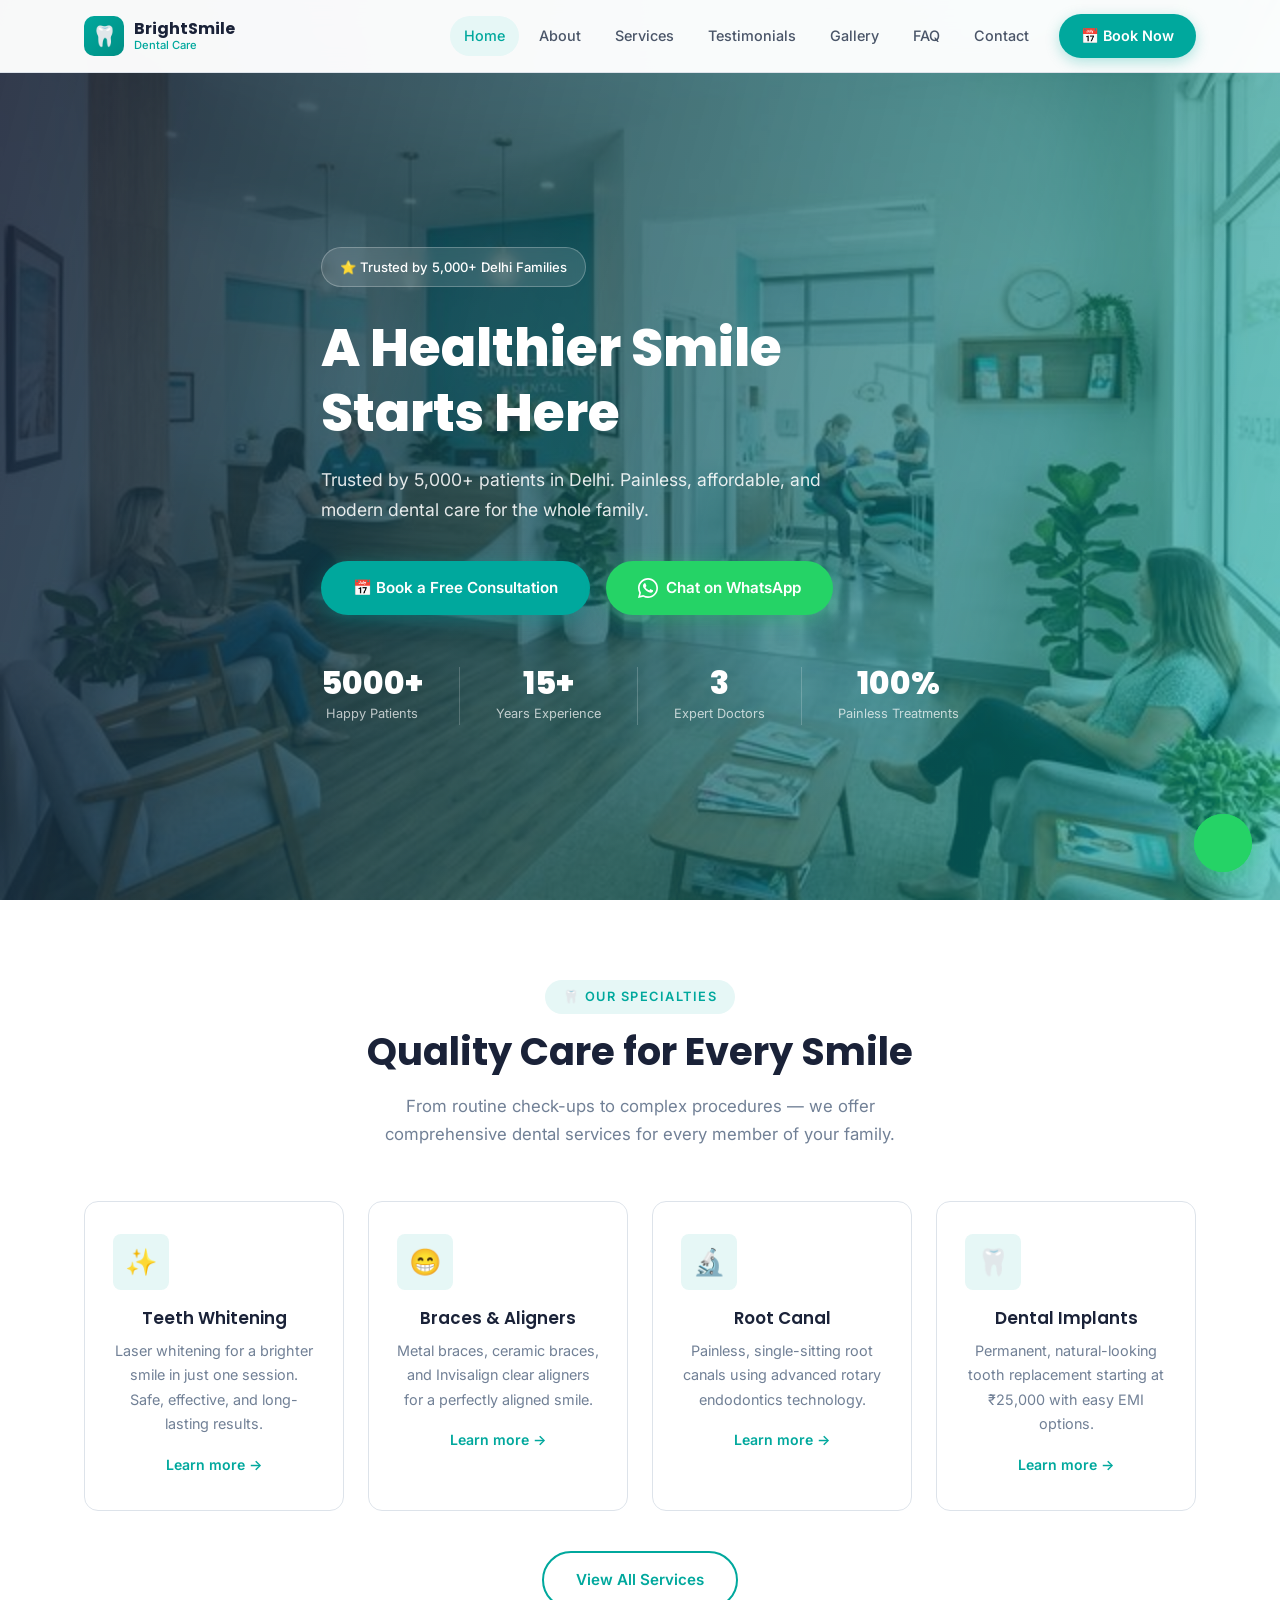
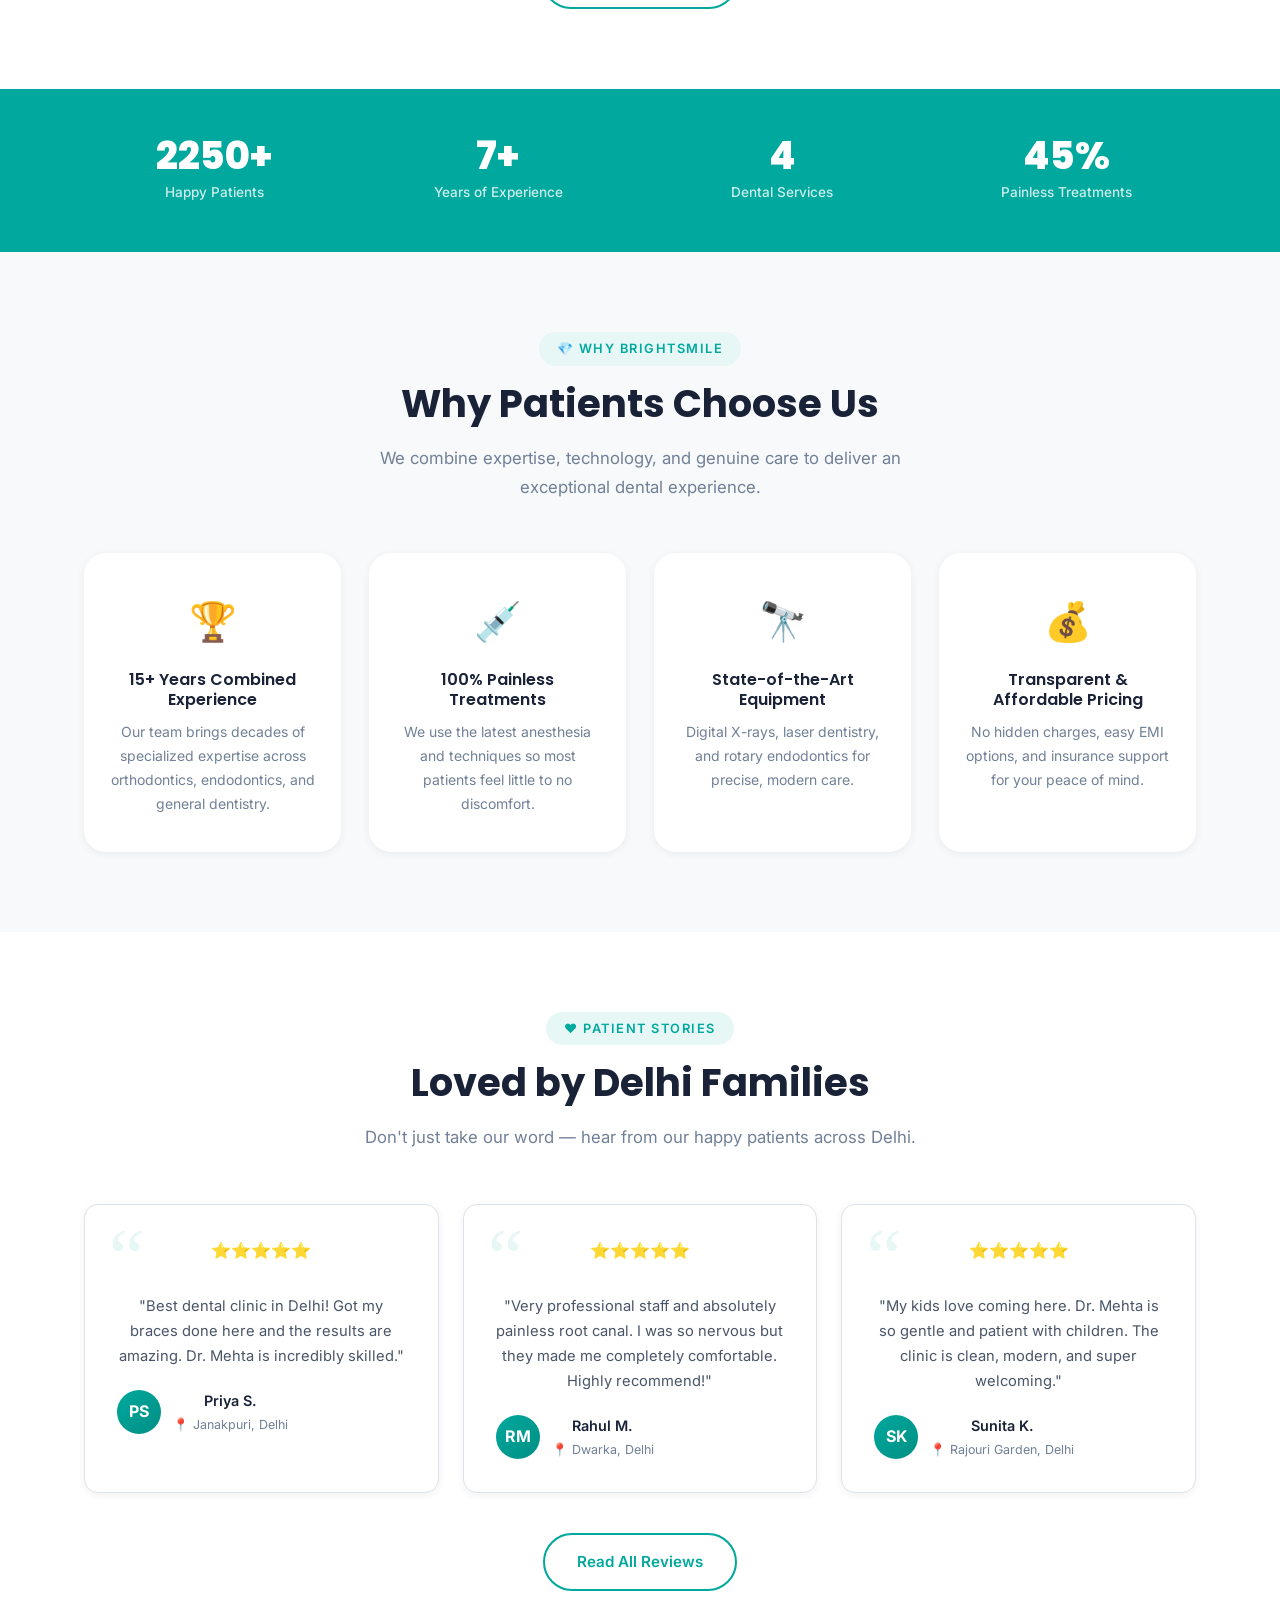
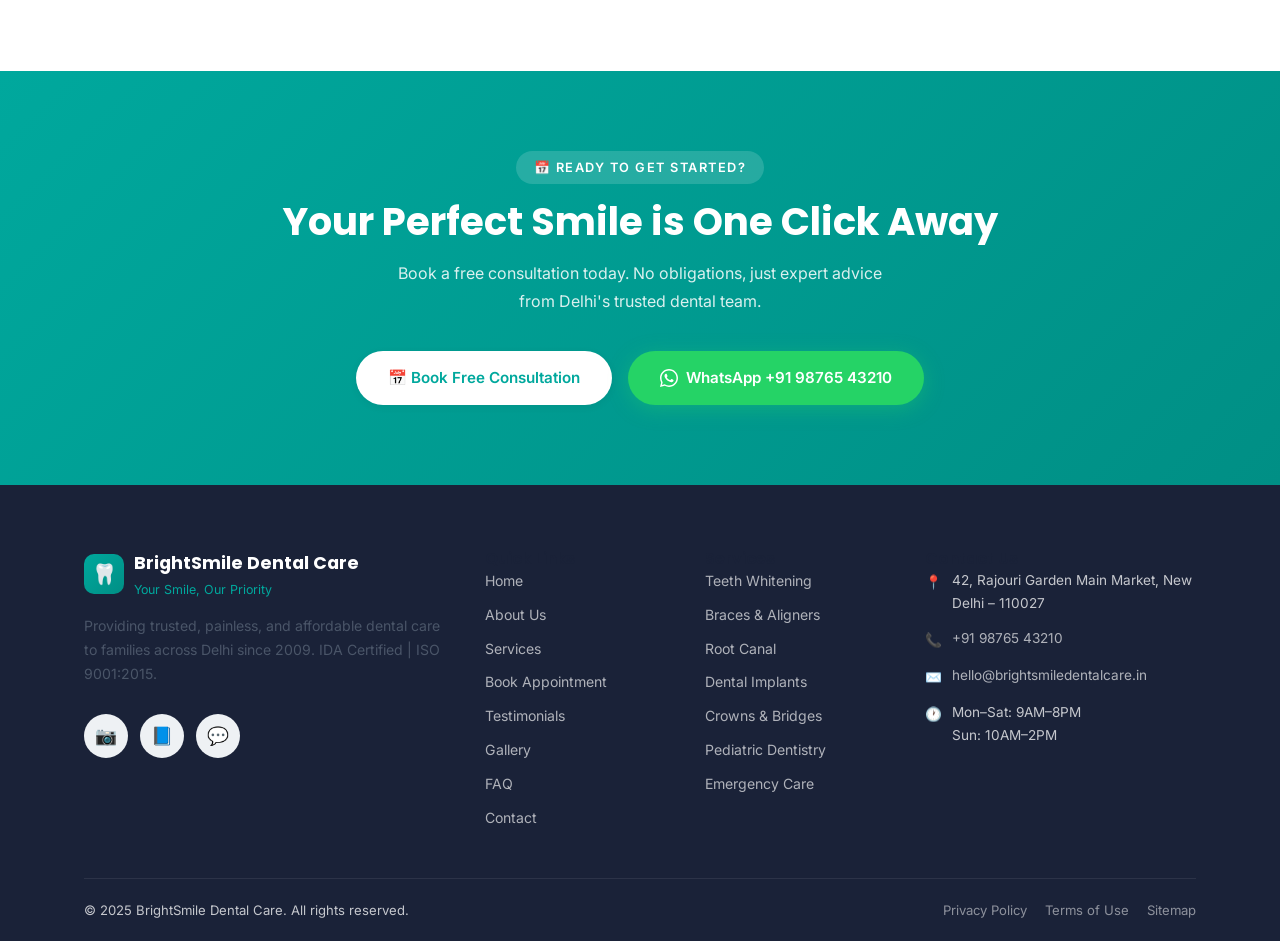
<file: index.html>
<!DOCTYPE html>
<html lang="en">
<head>
  <meta charset="UTF-8" />
  <meta name="viewport" content="width=device-width, initial-scale=1.0" />
  <title>BrightSmile Dental Care | Best Dental Clinic in Rajouri Garden, New Delhi</title>
  <meta name="description" content="BrightSmile Dental Care — trusted by 5,000+ patients in Delhi. Painless, affordable dental care including teeth whitening, braces, root canals & implants. Book a free consultation today!" />
  <link rel="stylesheet" href="css/style.css" />
  <link rel="preconnect" href="https://fonts.googleapis.com" />
  <link rel="preconnect" href="https://fonts.gstatic.com" crossorigin />
</head>
<body>

<!-- ===== HEADER ===== -->
<header class="header" id="header">
  <div class="container">
    <div class="header-inner">
      <a href="index.html" class="logo">
        <div class="logo-icon">🦷</div>
        <div class="logo-text">
          <span class="name">BrightSmile</span>
          <span class="tagline">Dental Care</span>
        </div>
      </a>
      <nav class="nav" id="mainNav">
        <a href="index.html" class="nav-link">Home</a>
        <a href="about.html" class="nav-link">About</a>
        <a href="services.html" class="nav-link">Services</a>
        <a href="testimonials.html" class="nav-link">Testimonials</a>
        <a href="gallery.html" class="nav-link">Gallery</a>
        <a href="faq.html" class="nav-link">FAQ</a>
        <a href="contact.html" class="nav-link">Contact</a>
        <a href="appointment.html" class="nav-cta">📅 Book Now</a>
      </nav>
      <button class="menu-toggle" id="menuToggle" aria-label="Toggle menu">
        <span></span><span></span><span></span>
      </button>
    </div>
  </div>
</header>

<!-- ===== HERO ===== -->
<section class="hero" id="home">
  <div class="hero-bg"></div>
  <div class="hero-overlay"></div>
  <div class="container">
    <div class="hero-content">
      <div class="hero-badge">⭐ Trusted by 5,000+ Delhi Families</div>
      <h1>A Healthier Smile<br>Starts Here</h1>
      <p>Trusted by 5,000+ patients in Delhi. Painless, affordable, and modern dental care for the whole family.</p>
      <div class="hero-btns">
        <a href="appointment.html" class="btn btn-primary">📅 Book a Free Consultation</a>
        <a href="https://wa.me/919876543210" target="_blank" class="btn btn-whatsapp">
          <svg viewBox="0 0 24 24" width="20" height="20" fill="white"><path d="M17.472 14.382c-.297-.149-1.758-.867-2.03-.967-.273-.099-.471-.148-.67.15-.197.297-.767.966-.94 1.164-.173.199-.347.223-.644.075-.297-.15-1.255-.463-2.39-1.475-.883-.788-1.48-1.761-1.653-2.059-.173-.297-.018-.458.13-.606.134-.133.298-.347.446-.52.149-.174.198-.298.298-.497.099-.198.05-.371-.025-.52-.075-.149-.669-1.612-.916-2.207-.242-.579-.487-.5-.669-.51-.173-.008-.371-.01-.57-.01-.198 0-.52.074-.792.372-.272.297-1.04 1.016-1.04 2.479 0 1.462 1.065 2.875 1.213 3.074.149.198 2.096 3.2 5.077 4.487.709.306 1.262.489 1.694.625.712.227 1.36.195 1.871.118.571-.085 1.758-.719 2.006-1.413.248-.694.248-1.289.173-1.413-.074-.124-.272-.198-.57-.347z"/><path d="M12 0C5.373 0 0 5.373 0 12c0 2.125.558 4.122 1.532 5.854L0 24l6.335-1.508A11.946 11.946 0 0012 24c6.627 0 12-5.373 12-12S18.627 0 12 0zm0 22c-1.891 0-3.67-.5-5.21-1.378l-.374-.222-3.76.895.943-3.663-.244-.385A9.938 9.938 0 012 12C2 6.477 6.477 2 12 2s10 4.477 10 10-4.477 10-10 10z"/></svg>
          Chat on WhatsApp
        </a>
      </div>
      <div class="hero-stats">
        <div class="hero-stat">
          <div class="num">5000+</div>
          <div class="lbl">Happy Patients</div>
        </div>
        <div class="hero-stat-divider"></div>
        <div class="hero-stat">
          <div class="num">15+</div>
          <div class="lbl">Years Experience</div>
        </div>
        <div class="hero-stat-divider"></div>
        <div class="hero-stat">
          <div class="num">3</div>
          <div class="lbl">Expert Doctors</div>
        </div>
        <div class="hero-stat-divider"></div>
        <div class="hero-stat">
          <div class="num">100%</div>
          <div class="lbl">Painless Treatments</div>
        </div>
      </div>
    </div>
  </div>
</section>

<!-- ===== KEY SERVICES ===== -->
<section class="section">
  <div class="container text-center">
    <span class="section-label">🦷 Our Specialties</span>
    <h2 class="section-title">Quality Care for Every Smile</h2>
    <p class="section-subtitle">From routine check-ups to complex procedures — we offer comprehensive dental services for every member of your family.</p>
    <div class="services-grid">
      <div class="service-card animate-in">
        <div class="service-icon">✨</div>
        <h3>Teeth Whitening</h3>
        <p>Laser whitening for a brighter smile in just one session. Safe, effective, and long-lasting results.</p>
        <a href="services.html" style="color:var(--teal);font-weight:600;font-size:.88rem;display:inline-flex;align-items:center;gap:4px;margin-top:16px;">Learn more →</a>
      </div>
      <div class="service-card animate-in">
        <div class="service-icon">😁</div>
        <h3>Braces &amp; Aligners</h3>
        <p>Metal braces, ceramic braces, and Invisalign clear aligners for a perfectly aligned smile.</p>
        <a href="services.html" style="color:var(--teal);font-weight:600;font-size:.88rem;display:inline-flex;align-items:center;gap:4px;margin-top:16px;">Learn more →</a>
      </div>
      <div class="service-card animate-in">
        <div class="service-icon">🔬</div>
        <h3>Root Canal</h3>
        <p>Painless, single-sitting root canals using advanced rotary endodontics technology.</p>
        <a href="services.html" style="color:var(--teal);font-weight:600;font-size:.88rem;display:inline-flex;align-items:center;gap:4px;margin-top:16px;">Learn more →</a>
      </div>
      <div class="service-card animate-in">
        <div class="service-icon">🦷</div>
        <h3>Dental Implants</h3>
        <p>Permanent, natural-looking tooth replacement starting at ₹25,000 with easy EMI options.</p>
        <a href="services.html" style="color:var(--teal);font-weight:600;font-size:.88rem;display:inline-flex;align-items:center;gap:4px;margin-top:16px;">Learn more →</a>
      </div>
    </div>
    <div style="margin-top:40px;">
      <a href="services.html" class="btn btn-outline">View All Services</a>
    </div>
  </div>
</section>

<!-- ===== STATS BAND ===== -->
<div class="stats-band">
  <div class="container">
    <div class="stats-band-grid">
      <div class="stat-item"><div class="stat-num" data-target="5000" data-suffix="+">0+</div><div class="stat-lbl">Happy Patients</div></div>
      <div class="stat-item"><div class="stat-num" data-target="15" data-suffix="+">0+</div><div class="stat-lbl">Years of Experience</div></div>
      <div class="stat-item"><div class="stat-num" data-target="9" data-suffix="">0</div><div class="stat-lbl">Dental Services</div></div>
      <div class="stat-item"><div class="stat-num" data-target="100" data-suffix="%">0%</div><div class="stat-lbl">Painless Treatments</div></div>
    </div>
  </div>
</div>

<!-- ===== WHY CHOOSE US ===== -->
<section class="section section-alt">
  <div class="container text-center">
    <span class="section-label">💎 Why BrightSmile</span>
    <h2 class="section-title">Why Patients Choose Us</h2>
    <p class="section-subtitle">We combine expertise, technology, and genuine care to deliver an exceptional dental experience.</p>
    <div class="why-grid">
      <div class="why-card animate-in">
        <span class="why-icon">🏆</span>
        <h3>15+ Years Combined Experience</h3>
        <p>Our team brings decades of specialized expertise across orthodontics, endodontics, and general dentistry.</p>
      </div>
      <div class="why-card animate-in">
        <span class="why-icon">💉</span>
        <h3>100% Painless Treatments</h3>
        <p>We use the latest anesthesia and techniques so most patients feel little to no discomfort.</p>
      </div>
      <div class="why-card animate-in">
        <span class="why-icon">🔭</span>
        <h3>State-of-the-Art Equipment</h3>
        <p>Digital X-rays, laser dentistry, and rotary endodontics for precise, modern care.</p>
      </div>
      <div class="why-card animate-in">
        <span class="why-icon">💰</span>
        <h3>Transparent &amp; Affordable Pricing</h3>
        <p>No hidden charges, easy EMI options, and insurance support for your peace of mind.</p>
      </div>
    </div>
  </div>
</section>

<!-- ===== TESTIMONIALS ===== -->
<section class="section">
  <div class="container text-center">
    <span class="section-label">❤️ Patient Stories</span>
    <h2 class="section-title">Loved by Delhi Families</h2>
    <p class="section-subtitle">Don't just take our word — hear from our happy patients across Delhi.</p>
    <div class="testimonials-grid">
      <div class="testimonial-card animate-in">
        <div class="stars">⭐⭐⭐⭐⭐</div>
        <p class="testimonial-text">"Best dental clinic in Delhi! Got my braces done here and the results are amazing. Dr. Mehta is incredibly skilled."</p>
        <div class="testimonial-author">
          <div class="author-avatar">PS</div>
          <div><div class="author-name">Priya S.</div><div class="author-loc">📍 Janakpuri, Delhi</div></div>
        </div>
      </div>
      <div class="testimonial-card animate-in">
        <div class="stars">⭐⭐⭐⭐⭐</div>
        <p class="testimonial-text">"Very professional staff and absolutely painless root canal. I was so nervous but they made me completely comfortable. Highly recommend!"</p>
        <div class="testimonial-author">
          <div class="author-avatar">RM</div>
          <div><div class="author-name">Rahul M.</div><div class="author-loc">📍 Dwarka, Delhi</div></div>
        </div>
      </div>
      <div class="testimonial-card animate-in">
        <div class="stars">⭐⭐⭐⭐⭐</div>
        <p class="testimonial-text">"My kids love coming here. Dr. Mehta is so gentle and patient with children. The clinic is clean, modern, and super welcoming."</p>
        <div class="testimonial-author">
          <div class="author-avatar">SK</div>
          <div><div class="author-name">Sunita K.</div><div class="author-loc">📍 Rajouri Garden, Delhi</div></div>
        </div>
      </div>
    </div>
    <div style="margin-top:40px;">
      <a href="testimonials.html" class="btn btn-outline">Read All Reviews</a>
    </div>
  </div>
</section>

<!-- ===== CTA ===== -->
<section class="cta-section">
  <div class="container">
    <span class="section-label" style="background:rgba(255,255,255,0.15);color:white;">📅 Ready to Get Started?</span>
    <h2>Your Perfect Smile is One Click Away</h2>
    <p>Book a free consultation today. No obligations, just expert advice from Delhi's trusted dental team.</p>
    <div class="cta-btns">
      <a href="appointment.html" class="btn btn-white">📅 Book Free Consultation</a>
      <a href="https://wa.me/919876543210" target="_blank" class="btn btn-whatsapp">
        <svg viewBox="0 0 24 24" width="18" height="18" fill="white"><path d="M17.472 14.382c-.297-.149-1.758-.867-2.03-.967-.273-.099-.471-.148-.67.15-.197.297-.767.966-.94 1.164-.173.199-.347.223-.644.075-.297-.15-1.255-.463-2.39-1.475-.883-.788-1.48-1.761-1.653-2.059-.173-.297-.018-.458.13-.606.134-.133.298-.347.446-.52.149-.174.198-.298.298-.497.099-.198.05-.371-.025-.52-.075-.149-.669-1.612-.916-2.207-.242-.579-.487-.5-.669-.51-.173-.008-.371-.01-.57-.01-.198 0-.52.074-.792.372-.272.297-1.04 1.016-1.04 2.479 0 1.462 1.065 2.875 1.213 3.074.149.198 2.096 3.2 5.077 4.487.709.306 1.262.489 1.694.625.712.227 1.36.195 1.871.118.571-.085 1.758-.719 2.006-1.413.248-.694.248-1.289.173-1.413-.074-.124-.272-.198-.57-.347z"/><path d="M12 0C5.373 0 0 5.373 0 12c0 2.125.558 4.122 1.532 5.854L0 24l6.335-1.508A11.946 11.946 0 0012 24c6.627 0 12-5.373 12-12S18.627 0 12 0zm0 22c-1.891 0-3.67-.5-5.21-1.378l-.374-.222-3.76.895.943-3.663-.244-.385A9.938 9.938 0 012 12C2 6.477 6.477 2 12 2s10 4.477 10 10-4.477 10-10 10z"/></svg>
        WhatsApp +91 98765 43210
      </a>
    </div>
  </div>
</section>

<!-- ===== FOOTER ===== -->
<footer class="footer">
  <div class="container">
    <div class="footer-grid">
      <div>
        <div class="footer-logo">
          <div style="display:flex;align-items:center;gap:10px;margin-bottom:14px;">
            <div class="logo-icon">🦷</div>
            <div><div class="name">BrightSmile Dental Care</div><div class="tagline">Your Smile, Our Priority</div></div>
          </div>
        </div>
        <p class="footer-desc">Providing trusted, painless, and affordable dental care to families across Delhi since 2009. IDA Certified | ISO 9001:2015.</p>
        <div class="social-links">
          <a href="https://instagram.com/brightsmiledelhi" target="_blank" class="social-link instagram" title="Instagram">📷</a>
          <a href="https://facebook.com/BrightSmileDentalCareDelhi" target="_blank" class="social-link facebook" title="Facebook">📘</a>
          <a href="https://wa.me/919876543210" target="_blank" class="social-link" title="WhatsApp">💬</a>
        </div>
      </div>
      <div>
        <h4>Quick Links</h4>
        <div class="footer-links">
          <a href="index.html">Home</a>
          <a href="about.html">About Us</a>
          <a href="services.html">Services</a>
          <a href="appointment.html">Book Appointment</a>
          <a href="testimonials.html">Testimonials</a>
          <a href="gallery.html">Gallery</a>
          <a href="faq.html">FAQ</a>
          <a href="contact.html">Contact</a>
        </div>
      </div>
      <div>
        <h4>Services</h4>
        <div class="footer-links">
          <a href="services.html">Teeth Whitening</a>
          <a href="services.html">Braces &amp; Aligners</a>
          <a href="services.html">Root Canal</a>
          <a href="services.html">Dental Implants</a>
          <a href="services.html">Crowns &amp; Bridges</a>
          <a href="services.html">Pediatric Dentistry</a>
          <a href="services.html">Emergency Care</a>
        </div>
      </div>
      <div>
        <h4>Contact Us</h4>
        <div class="footer-contact-item"><span class="fci">📍</span><span>42, Rajouri Garden Main Market, New Delhi – 110027</span></div>
        <div class="footer-contact-item"><span class="fci">📞</span><a href="tel:+919876543210" style="color:rgba(255,255,255,0.65);">+91 98765 43210</a></div>
        <div class="footer-contact-item"><span class="fci">✉️</span><a href="mailto:hello@brightsmiledentalcare.in" style="color:rgba(255,255,255,0.65);">hello@brightsmiledentalcare.in</a></div>
        <div class="footer-contact-item"><span class="fci">🕐</span><span>Mon–Sat: 9AM–8PM<br>Sun: 10AM–2PM</span></div>
      </div>
    </div>
    <div class="footer-bottom">
      <span>© 2025 BrightSmile Dental Care. All rights reserved.</span>
      <div class="footer-bottom-links">
        <a href="#">Privacy Policy</a>
        <a href="#">Terms of Use</a>
        <a href="sitemap.xml">Sitemap</a>
      </div>
    </div>
  </div>
</footer>

<!-- ===== FLOATING WHATSAPP ===== -->
<a href="https://wa.me/919876543210?text=Hi%2C%20I%20would%20like%20to%20book%20an%20appointment%20at%20BrightSmile%20Dental%20Care." target="_blank" class="whatsapp-float" title="Chat on WhatsApp">
  <div class="whatsapp-pulse"></div>
  <svg viewBox="0 0 24 24"><path d="M17.472 14.382c-.297-.149-1.758-.867-2.03-.967-.273-.099-.471-.148-.67.15-.197.297-.767.966-.94 1.164-.173.199-.347.223-.644.075-.297-.15-1.255-.463-2.39-1.475-.883-.788-1.48-1.761-1.653-2.059-.173-.297-.018-.458.13-.606.134-.133.298-.347.446-.52.149-.174.198-.298.298-.497.099-.198.05-.371-.025-.52-.075-.149-.669-1.612-.916-2.207-.242-.579-.487-.5-.669-.51-.173-.008-.371-.01-.57-.01-.198 0-.52.074-.792.372-.272.297-1.04 1.016-1.04 2.479 0 1.462 1.065 2.875 1.213 3.074.149.198 2.096 3.2 5.077 4.487.709.306 1.262.489 1.694.625.712.227 1.36.195 1.871.118.571-.085 1.758-.719 2.006-1.413.248-.694.248-1.289.173-1.413-.074-.124-.272-.198-.57-.347z"/><path d="M12 0C5.373 0 0 5.373 0 12c0 2.125.558 4.122 1.532 5.854L0 24l6.335-1.508A11.946 11.946 0 0012 24c6.627 0 12-5.373 12-12S18.627 0 12 0zm0 22c-1.891 0-3.67-.5-5.21-1.378l-.374-.222-3.76.895.943-3.663-.244-.385A9.938 9.938 0 012 12C2 6.477 6.477 2 12 2s10 4.477 10 10-4.477 10-10 10z"/></svg>
</a>

<!-- Back to Top -->
<button class="back-to-top" id="backToTop" aria-label="Back to top">↑</button>

<script src="js/main.js"></script>
</body>
</html>
</file>
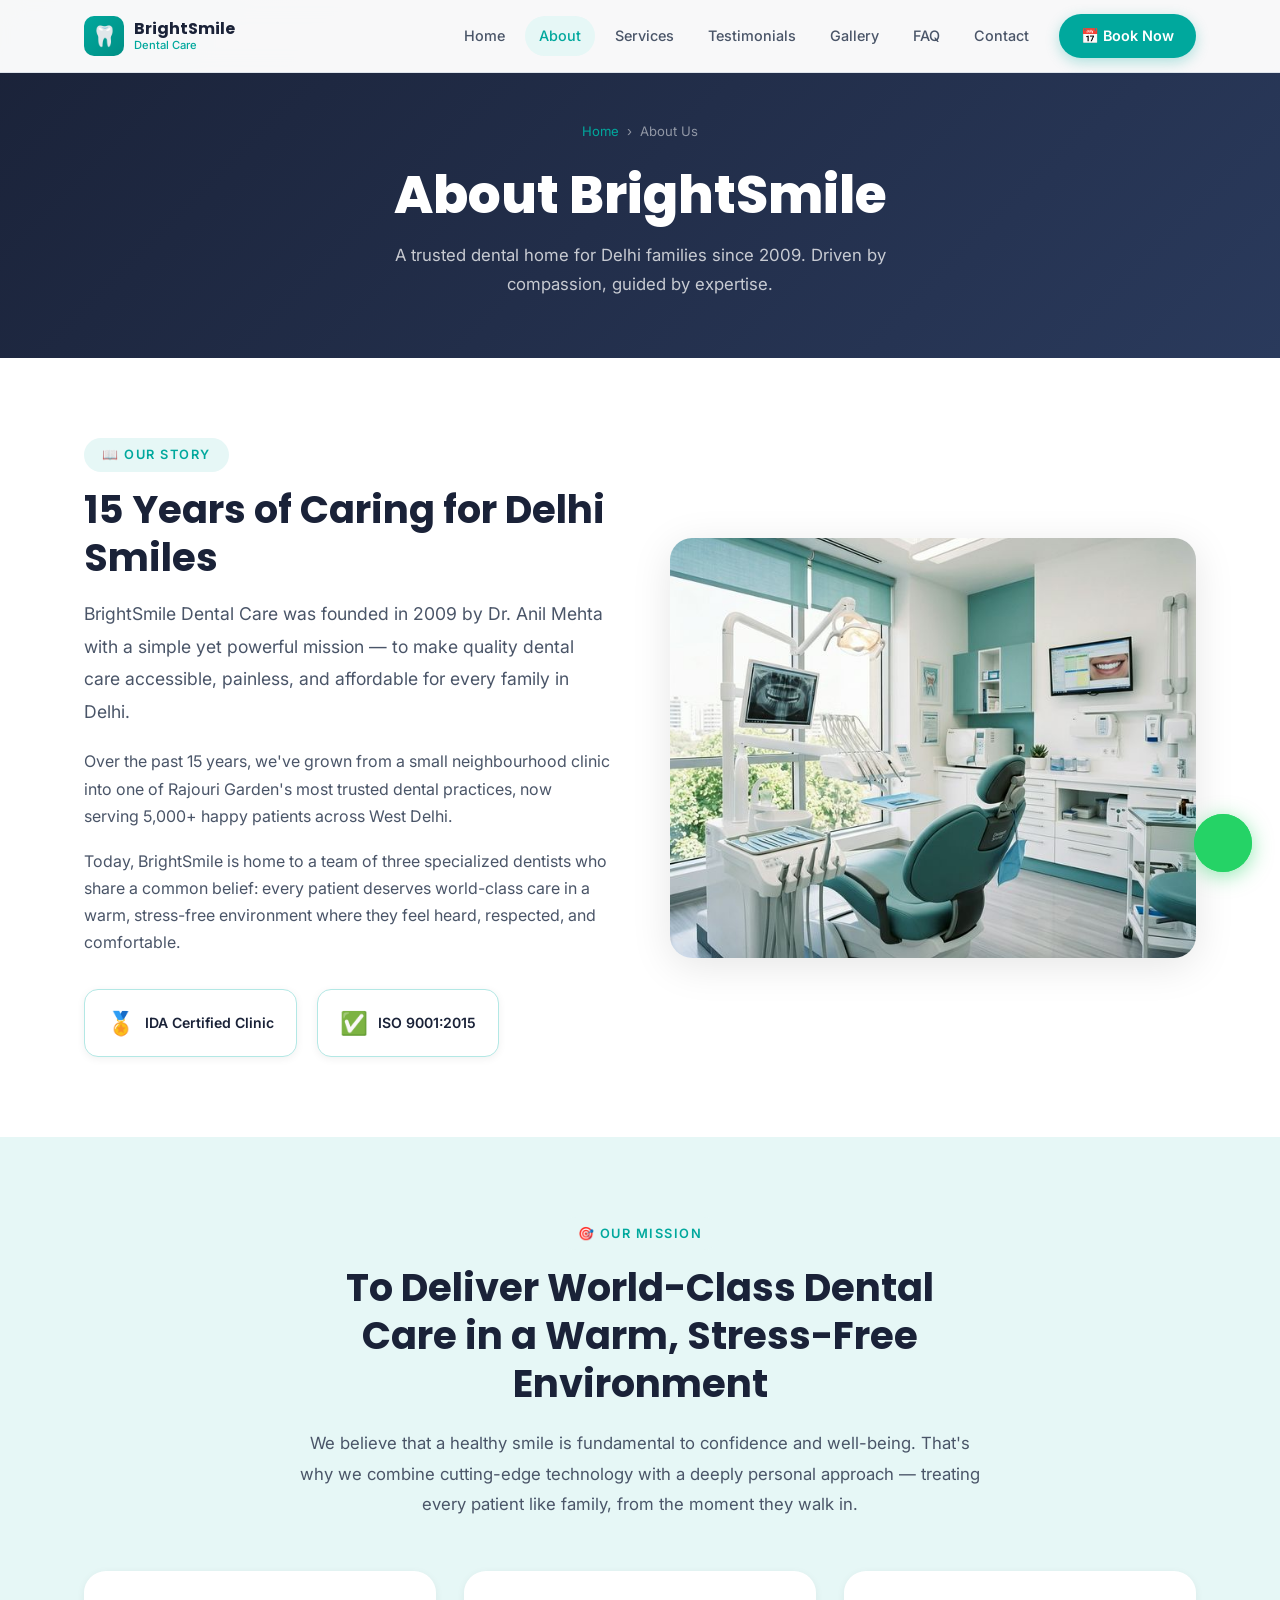
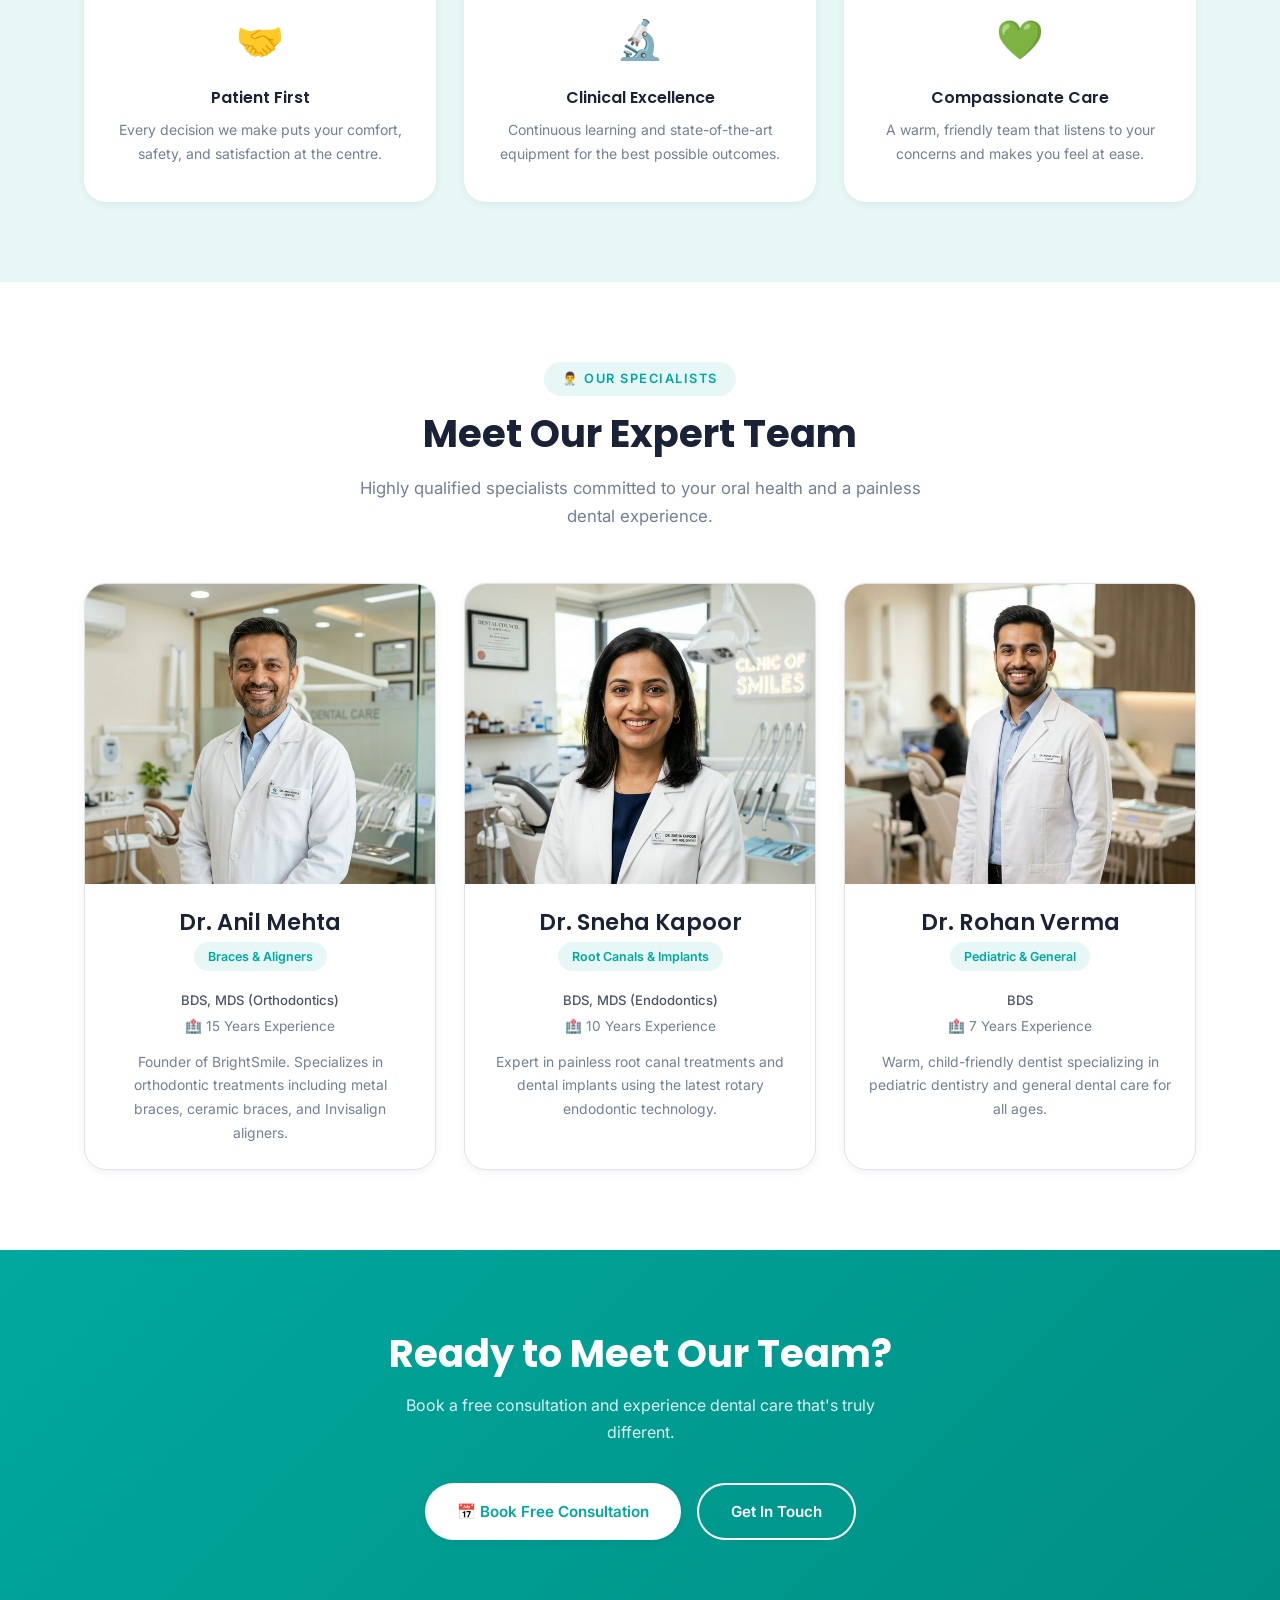
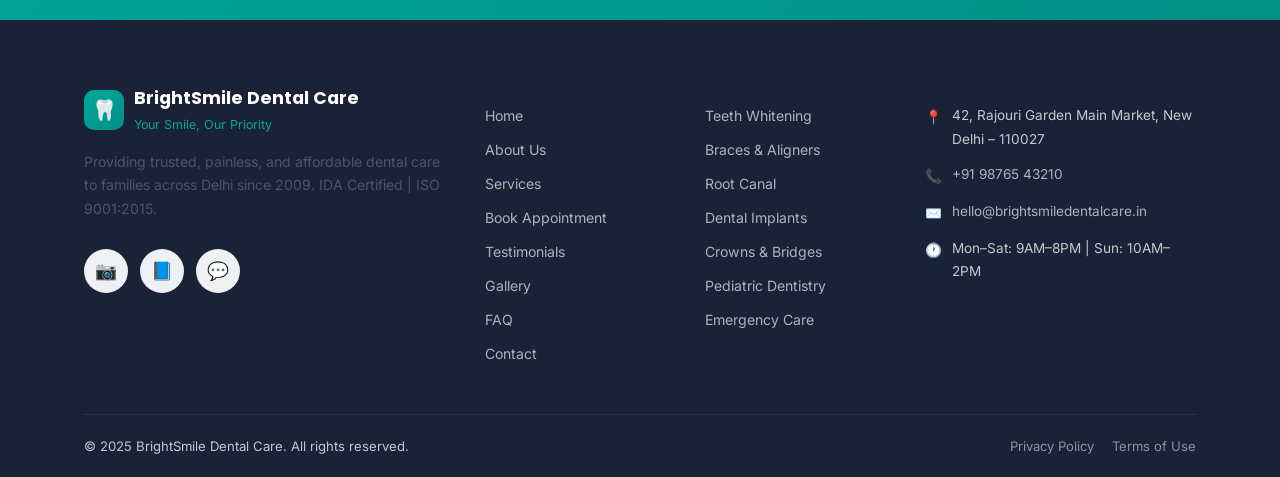
<file: about.html>
<!DOCTYPE html>
<html lang="en">

<head>
    <meta charset="UTF-8" />
    <meta name="viewport" content="width=device-width, initial-scale=1.0" />
    <title>About Us | BrightSmile Dental Care, New Delhi</title>
    <meta name="description"
        content="Learn about BrightSmile Dental Care — founded in 2009 by Dr. Anil Mehta. Meet our team of expert dentists serving 5,000+ patients in Delhi." />
    <link rel="stylesheet" href="css/style.css" />
    <link rel="preconnect" href="https://fonts.googleapis.com" />
    <link rel="preconnect" href="https://fonts.gstatic.com" crossorigin />
</head>

<body>

    <!-- ===== HEADER ===== -->
    <header class="header" id="header">
        <div class="container">
            <div class="header-inner">
                <a href="index.html" class="logo">
                    <div class="logo-icon">🦷</div>
                    <div class="logo-text">
                        <span class="name">BrightSmile</span>
                        <span class="tagline">Dental Care</span>
                    </div>
                </a>
                <nav class="nav" id="mainNav">
                    <a href="index.html" class="nav-link">Home</a>
                    <a href="about.html" class="nav-link">About</a>
                    <a href="services.html" class="nav-link">Services</a>
                    <a href="testimonials.html" class="nav-link">Testimonials</a>
                    <a href="gallery.html" class="nav-link">Gallery</a>
                    <a href="faq.html" class="nav-link">FAQ</a>
                    <a href="contact.html" class="nav-link">Contact</a>
                    <a href="appointment.html" class="nav-cta">📅 Book Now</a>
                </nav>
                <button class="menu-toggle" id="menuToggle" aria-label="Toggle menu">
                    <span></span><span></span><span></span>
                </button>
            </div>
        </div>
    </header>

    <!-- ===== PAGE HERO ===== -->
    <div class="page-hero">
        <div class="container">
            <div class="breadcrumb"><a href="index.html">Home</a><span>›</span><span>About Us</span></div>
            <h1>About BrightSmile</h1>
            <p>A trusted dental home for Delhi families since 2009. Driven by compassion, guided by expertise.</p>
        </div>
    </div>

    <!-- ===== OUR STORY ===== -->
    <section class="section">
        <div class="container">
            <div class="about-story-grid">
                <div>
                    <span class="section-label">📖 Our Story</span>
                    <h2 class="section-title">15 Years of Caring for Delhi Smiles</h2>
                    <p class="about-lead">BrightSmile Dental Care was founded in 2009 by Dr. Anil Mehta with a simple
                        yet powerful mission — to make quality dental care accessible, painless, and affordable for
                        every family in Delhi.</p>
                    <p style="margin-bottom:18px;">Over the past 15 years, we've grown from a small neighbourhood clinic
                        into one of Rajouri Garden's most trusted dental practices, now serving 5,000+ happy patients
                        across West Delhi.</p>
                    <p>Today, BrightSmile is home to a team of three specialized dentists who share a common belief:
                        every patient deserves world-class care in a warm, stress-free environment where they feel
                        heard, respected, and comfortable.</p>
                    <div class="cert-badges" style="margin-top:32px;">
                        <div class="cert-badge"><span class="cert-icon">🏅</span> IDA Certified Clinic</div>
                        <div class="cert-badge"><span class="cert-icon">✅</span> ISO 9001:2015</div>
                    </div>
                </div>
                <div class="about-img-wrap animate-in">
                    <img src="assets/images/treatment-room.png" alt="BrightSmile Dental Care treatment room" />
                </div>
            </div>
        </div>
    </section>

    <!-- ===== MISSION ===== -->
    <section class="section section-teal">
        <div class="container text-center">
            <span class="section-label">🎯 Our Mission</span>
            <h2 class="section-title" style="max-width:600px;margin:0 auto 20px;">To Deliver World-Class Dental Care in
                a Warm, Stress-Free Environment</h2>
            <p style="max-width:680px;margin:0 auto;color:var(--text-body);font-size:1.05rem;line-height:1.8;">
                We believe that a healthy smile is fundamental to confidence and well-being. That's why we combine
                cutting-edge technology with a deeply personal approach — treating every patient like family, from the
                moment they walk in.
            </p>
            <div class="why-grid" style="margin-top:52px;">
                <div class="why-card animate-in"><span class="why-icon">🤝</span>
                    <h3>Patient First</h3>
                    <p>Every decision we make puts your comfort, safety, and satisfaction at the centre.</p>
                </div>
                <div class="why-card animate-in"><span class="why-icon">🔬</span>
                    <h3>Clinical Excellence</h3>
                    <p>Continuous learning and state-of-the-art equipment for the best possible outcomes.</p>
                </div>
                <div class="why-card animate-in"><span class="why-icon">💚</span>
                    <h3>Compassionate Care</h3>
                    <p>A warm, friendly team that listens to your concerns and makes you feel at ease.</p>
                </div>
            </div>
        </div>
    </section>

    <!-- ===== MEET THE DOCTORS ===== -->
    <section class="section">
        <div class="container text-center">
            <span class="section-label">👨‍⚕️ Our Specialists</span>
            <h2 class="section-title">Meet Our Expert Team</h2>
            <p class="section-subtitle">Highly qualified specialists committed to your oral health and a painless dental
                experience.</p>
            <div class="doctors-grid">
                <div class="doctor-card animate-in">
                    <img src="assets/images/doctor-anil.png" alt="Dr. Anil Mehta — BDS, MDS Orthodontics"
                        class="doctor-img" />
                    <div class="doctor-info">
                        <h3>Dr. Anil Mehta</h3>
                        <span class="doctor-spec">Braces &amp; Aligners</span>
                        <div class="doctor-quals">BDS, MDS (Orthodontics)</div>
                        <div class="doctor-meta">🏥 15 Years Experience</div>
                        <p style="font-size:.87rem;color:var(--text-muted);margin-top:12px;">Founder of BrightSmile.
                            Specializes in orthodontic treatments including metal braces, ceramic braces, and Invisalign
                            aligners.</p>
                    </div>
                </div>
                <div class="doctor-card animate-in">
                    <img src="assets/images/doctor-sneha.png" alt="Dr. Sneha Kapoor — BDS, MDS Endodontics"
                        class="doctor-img" />
                    <div class="doctor-info">
                        <h3>Dr. Sneha Kapoor</h3>
                        <span class="doctor-spec">Root Canals &amp; Implants</span>
                        <div class="doctor-quals">BDS, MDS (Endodontics)</div>
                        <div class="doctor-meta">🏥 10 Years Experience</div>
                        <p style="font-size:.87rem;color:var(--text-muted);margin-top:12px;">Expert in painless root
                            canal treatments and dental implants using the latest rotary endodontic technology.</p>
                    </div>
                </div>
                <div class="doctor-card animate-in">
                    <img src="assets/images/doctor-rohan.png" alt="Dr. Rohan Verma — BDS Pediatric Dentistry"
                        class="doctor-img" />
                    <div class="doctor-info">
                        <h3>Dr. Rohan Verma</h3>
                        <span class="doctor-spec">Pediatric &amp; General</span>
                        <div class="doctor-quals">BDS</div>
                        <div class="doctor-meta">🏥 7 Years Experience</div>
                        <p style="font-size:.87rem;color:var(--text-muted);margin-top:12px;">Warm, child-friendly
                            dentist specializing in pediatric dentistry and general dental care for all ages.</p>
                    </div>
                </div>
            </div>
        </div>
    </section>

    <!-- ===== CTA ===== -->
    <section class="cta-section">
        <div class="container">
            <h2>Ready to Meet Our Team?</h2>
            <p>Book a free consultation and experience dental care that's truly different.</p>
            <div class="cta-btns">
                <a href="appointment.html" class="btn btn-white">📅 Book Free Consultation</a>
                <a href="contact.html" class="btn btn-outline" style="border-color:white;color:white;">Get In Touch</a>
            </div>
        </div>
    </section>

    <!-- ===== FOOTER ===== -->
    <footer class="footer">
        <div class="container">
            <div class="footer-grid">
                <div>
                    <div class="footer-logo">
                        <div style="display:flex;align-items:center;gap:10px;margin-bottom:14px;">
                            <div class="logo-icon">🦷</div>
                            <div>
                                <div class="name">BrightSmile Dental Care</div>
                                <div class="tagline">Your Smile, Our Priority</div>
                            </div>
                        </div>
                    </div>
                    <p class="footer-desc">Providing trusted, painless, and affordable dental care to families across
                        Delhi since 2009. IDA Certified | ISO 9001:2015.</p>
                    <div class="social-links">
                        <a href="https://instagram.com/brightsmiledelhi" target="_blank" class="social-link instagram"
                            title="Instagram">📷</a>
                        <a href="https://facebook.com/BrightSmileDentalCareDelhi" target="_blank"
                            class="social-link facebook" title="Facebook">📘</a>
                        <a href="https://wa.me/919876543210" target="_blank" class="social-link" title="WhatsApp">💬</a>
                    </div>
                </div>
                <div>
                    <h4>Quick Links</h4>
                    <div class="footer-links">
                        <a href="index.html">Home</a><a href="about.html">About Us</a><a
                            href="services.html">Services</a>
                        <a href="appointment.html">Book Appointment</a><a href="testimonials.html">Testimonials</a>
                        <a href="gallery.html">Gallery</a><a href="faq.html">FAQ</a><a href="contact.html">Contact</a>
                    </div>
                </div>
                <div>
                    <h4>Services</h4>
                    <div class="footer-links">
                        <a href="services.html">Teeth Whitening</a><a href="services.html">Braces &amp; Aligners</a>
                        <a href="services.html">Root Canal</a><a href="services.html">Dental Implants</a>
                        <a href="services.html">Crowns &amp; Bridges</a><a href="services.html">Pediatric Dentistry</a>
                        <a href="services.html">Emergency Care</a>
                    </div>
                </div>
                <div>
                    <h4>Contact Us</h4>
                    <div class="footer-contact-item"><span class="fci">📍</span><span>42, Rajouri Garden Main Market,
                            New Delhi – 110027</span></div>
                    <div class="footer-contact-item"><span class="fci">📞</span><a href="tel:+919876543210"
                            style="color:rgba(255,255,255,0.65);">+91 98765 43210</a></div>
                    <div class="footer-contact-item"><span class="fci">✉️</span><a
                            href="mailto:hello@brightsmiledentalcare.in"
                            style="color:rgba(255,255,255,0.65);">hello@brightsmiledentalcare.in</a></div>
                    <div class="footer-contact-item"><span class="fci">🕐</span><span>Mon–Sat: 9AM–8PM | Sun:
                            10AM–2PM</span></div>
                </div>
            </div>
            <div class="footer-bottom">
                <span>© 2025 BrightSmile Dental Care. All rights reserved.</span>
                <div class="footer-bottom-links"><a href="#">Privacy Policy</a><a href="#">Terms of Use</a></div>
            </div>
        </div>
    </footer>

    <a href="https://wa.me/919876543210?text=Hi%2C%20I%20would%20like%20to%20book%20an%20appointment." target="_blank"
        class="whatsapp-float" title="Chat on WhatsApp">
        <div class="whatsapp-pulse"></div>
        <svg viewBox="0 0 24 24">
            <path
                d="M17.472 14.382c-.297-.149-1.758-.867-2.03-.967-.273-.099-.471-.148-.67.15-.197.297-.767.966-.94 1.164-.173.199-.347.223-.644.075-.297-.15-1.255-.463-2.39-1.475-.883-.788-1.48-1.761-1.653-2.059-.173-.297-.018-.458.13-.606.134-.133.298-.347.446-.52.149-.174.198-.298.298-.497.099-.198.05-.371-.025-.52-.075-.149-.669-1.612-.916-2.207-.242-.579-.487-.5-.669-.51-.173-.008-.371-.01-.57-.01-.198 0-.52.074-.792.372-.272.297-1.04 1.016-1.04 2.479 0 1.462 1.065 2.875 1.213 3.074.149.198 2.096 3.2 5.077 4.487.709.306 1.262.489 1.694.625.712.227 1.36.195 1.871.118.571-.085 1.758-.719 2.006-1.413.248-.694.248-1.289.173-1.413-.074-.124-.272-.198-.57-.347z" />
            <path
                d="M12 0C5.373 0 0 5.373 0 12c0 2.125.558 4.122 1.532 5.854L0 24l6.335-1.508A11.946 11.946 0 0012 24c6.627 0 12-5.373 12-12S18.627 0 12 0zm0 22c-1.891 0-3.67-.5-5.21-1.378l-.374-.222-3.76.895.943-3.663-.244-.385A9.938 9.938 0 012 12C2 6.477 6.477 2 12 2s10 4.477 10 10-4.477 10-10 10z" />
        </svg>
    </a>
    <button class="back-to-top" id="backToTop">↑</button>
    <script src="js/main.js"></script>
</body>

</html>
</file>
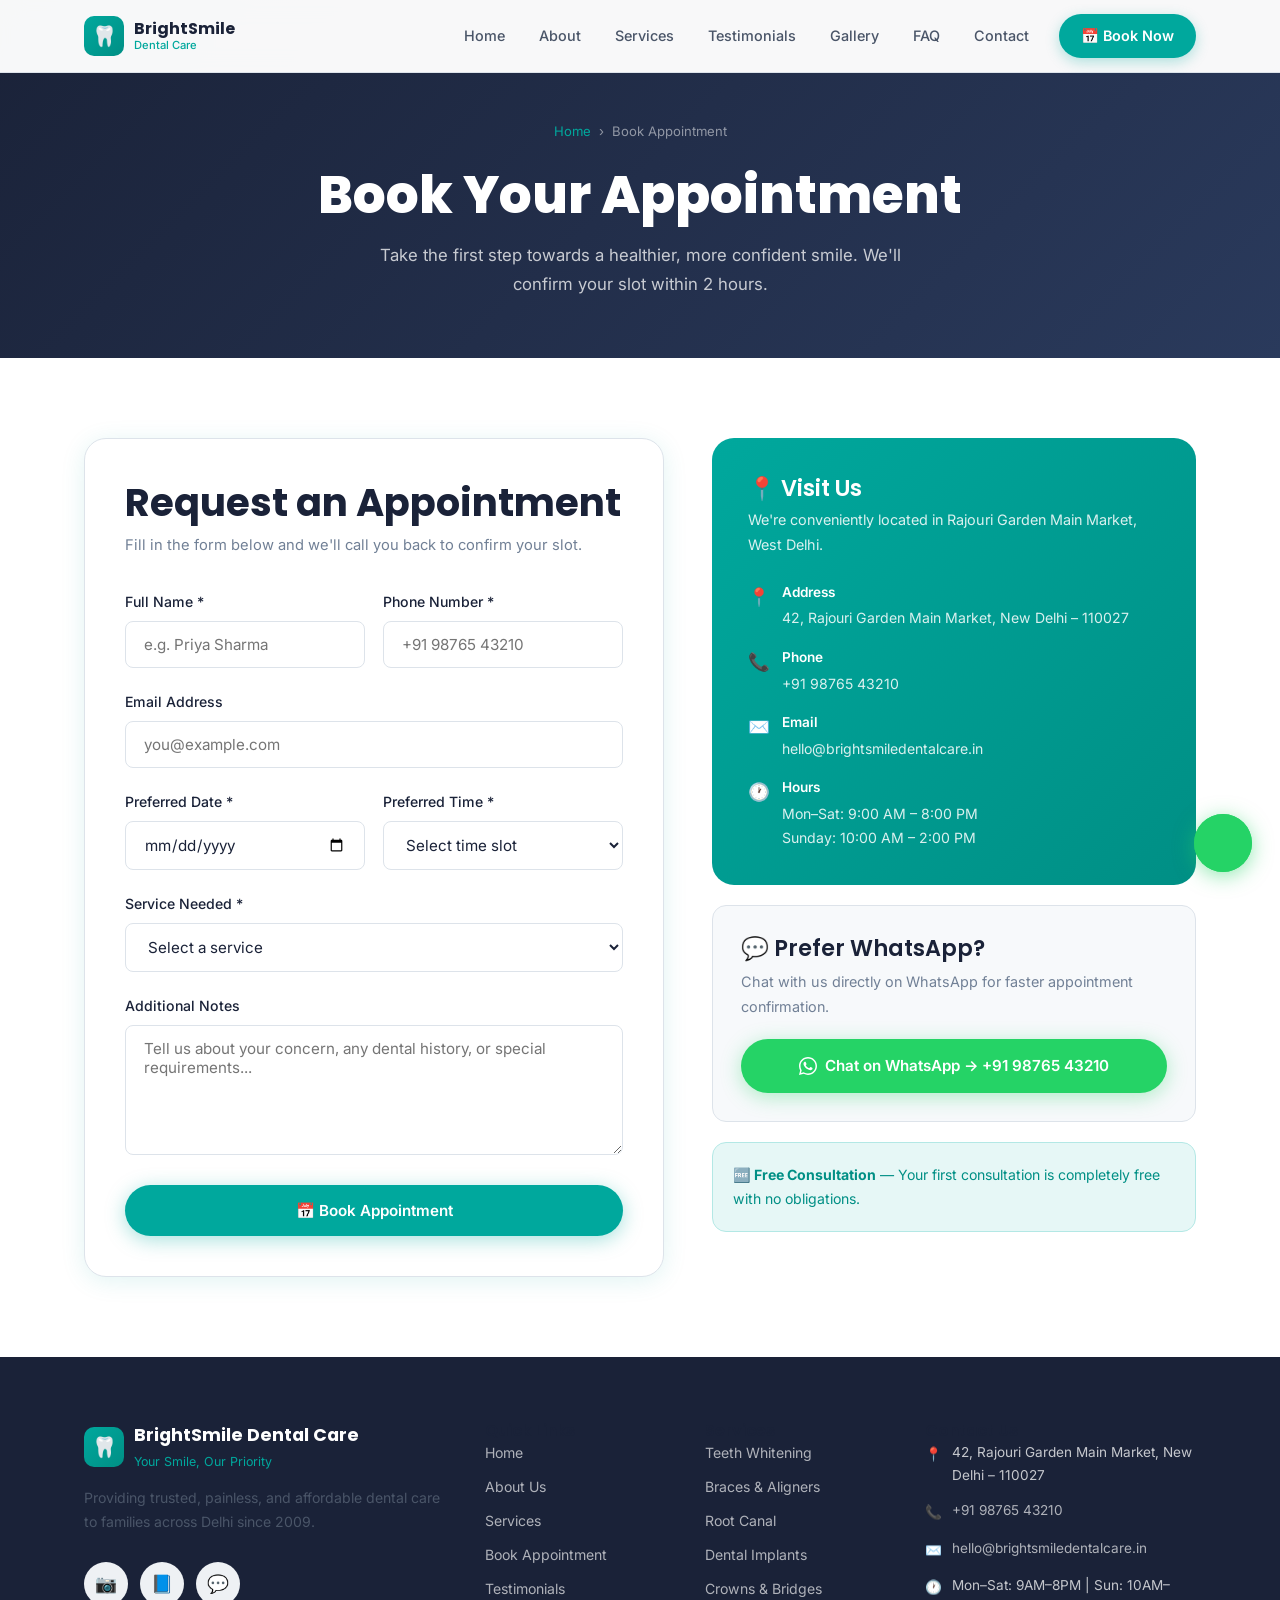
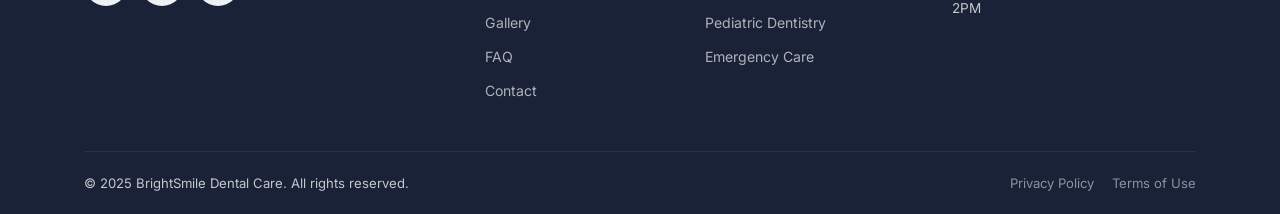
<file: appointment.html>
<!DOCTYPE html>
<html lang="en">

<head>
    <meta charset="UTF-8" />
    <meta name="viewport" content="width=device-width, initial-scale=1.0" />
    <title>Book Appointment | BrightSmile Dental Care, New Delhi</title>
    <meta name="description"
        content="Book a free dental consultation at BrightSmile Dental Care, Rajouri Garden. Fill our easy form or chat on WhatsApp — +91 98765 43210." />
    <link rel="stylesheet" href="css/style.css" />
    <link rel="preconnect" href="https://fonts.googleapis.com" />
    <link rel="preconnect" href="https://fonts.gstatic.com" crossorigin />
</head>

<body>

    <header class="header" id="header">
        <div class="container">
            <div class="header-inner">
                <a href="index.html" class="logo">
                    <div class="logo-icon">🦷</div>
                    <div class="logo-text"><span class="name">BrightSmile</span><span class="tagline">Dental Care</span>
                    </div>
                </a>
                <nav class="nav" id="mainNav">
                    <a href="index.html" class="nav-link">Home</a>
                    <a href="about.html" class="nav-link">About</a>
                    <a href="services.html" class="nav-link">Services</a>
                    <a href="testimonials.html" class="nav-link">Testimonials</a>
                    <a href="gallery.html" class="nav-link">Gallery</a>
                    <a href="faq.html" class="nav-link">FAQ</a>
                    <a href="contact.html" class="nav-link">Contact</a>
                    <a href="appointment.html" class="nav-cta">📅 Book Now</a>
                </nav>
                <button class="menu-toggle" id="menuToggle"><span></span><span></span><span></span></button>
            </div>
        </div>
    </header>

    <div class="page-hero">
        <div class="container">
            <div class="breadcrumb"><a href="index.html">Home</a><span>›</span><span>Book Appointment</span></div>
            <h1>Book Your Appointment</h1>
            <p>Take the first step towards a healthier, more confident smile. We'll confirm your slot within 2 hours.
            </p>
        </div>
    </div>

    <section class="section">
        <div class="container">
            <div class="appt-grid">
                <!-- Form -->
                <div class="form-card animate-in">
                    <h2 style="margin-bottom:6px;">Request an Appointment</h2>
                    <p style="color:var(--text-muted);margin-bottom:32px;font-size:.92rem;">Fill in the form below and
                        we'll call you back to confirm your slot.</p>
                    <form id="appointmentForm" novalidate>
                        <div class="form-row">
                            <div class="form-group">
                                <label class="form-label" for="fullName">Full Name *</label>
                                <input type="text" id="fullName" class="form-input" placeholder="e.g. Priya Sharma"
                                    required />
                            </div>
                            <div class="form-group">
                                <label class="form-label" for="phone">Phone Number *</label>
                                <input type="tel" id="phone" class="form-input" placeholder="+91 98765 43210"
                                    required />
                            </div>
                        </div>
                        <div class="form-group">
                            <label class="form-label" for="email">Email Address</label>
                            <input type="email" id="email" class="form-input" placeholder="you@example.com" />
                        </div>
                        <div class="form-row">
                            <div class="form-group">
                                <label class="form-label" for="prefDate">Preferred Date *</label>
                                <input type="date" id="prefDate" class="form-input" required />
                            </div>
                            <div class="form-group">
                                <label class="form-label" for="prefTime">Preferred Time *</label>
                                <select id="prefTime" class="form-select" required>
                                    <option value="">Select time slot</option>
                                    <option>9:00 AM – 10:00 AM</option>
                                    <option>10:00 AM – 11:00 AM</option>
                                    <option>11:00 AM – 12:00 PM</option>
                                    <option>12:00 PM – 1:00 PM</option>
                                    <option>2:00 PM – 3:00 PM</option>
                                    <option>3:00 PM – 4:00 PM</option>
                                    <option>4:00 PM – 5:00 PM</option>
                                    <option>5:00 PM – 6:00 PM</option>
                                    <option>6:00 PM – 7:00 PM</option>
                                    <option>7:00 PM – 8:00 PM</option>
                                </select>
                            </div>
                        </div>
                        <div class="form-group">
                            <label class="form-label" for="service">Service Needed *</label>
                            <select id="service" class="form-select" required>
                                <option value="">Select a service</option>
                                <option>General Dentistry / Check-up</option>
                                <option>Teeth Cleaning &amp; Scaling</option>
                                <option>Teeth Whitening</option>
                                <option>Braces &amp; Aligners</option>
                                <option>Root Canal Treatment</option>
                                <option>Dental Implants</option>
                                <option>Crowns &amp; Bridges</option>
                                <option>Pediatric Dentistry</option>
                                <option>Emergency Dental Care</option>
                                <option>Not Sure — Need Consultation</option>
                            </select>
                        </div>
                        <div class="form-group">
                            <label class="form-label" for="message">Additional Notes</label>
                            <textarea id="message" class="form-textarea"
                                placeholder="Tell us about your concern, any dental history, or special requirements..."></textarea>
                        </div>
                        <button type="submit" class="btn btn-primary"
                            style="width:100%;justify-content:center;padding:16px;">📅 Book Appointment</button>
                    </form>
                </div>

                <!-- Sidebar -->
                <div class="appt-sidebar">
                    <div class="appt-info-card">
                        <h3>📍 Visit Us</h3>
                        <p>We're conveniently located in Rajouri Garden Main Market, West Delhi.</p>
                        <div class="appt-info-list">
                            <div class="appt-info-list-item">
                                <span class="icon">📍</span>
                                <div class="txt">
                                    <div class="lbl">Address</div>42, Rajouri Garden Main Market, New Delhi – 110027
                                </div>
                            </div>
                            <div class="appt-info-list-item">
                                <span class="icon">📞</span>
                                <div class="txt">
                                    <div class="lbl">Phone</div><a href="tel:+919876543210"
                                        style="color:rgba(255,255,255,0.85);">+91 98765 43210</a>
                                </div>
                            </div>
                            <div class="appt-info-list-item">
                                <span class="icon">✉️</span>
                                <div class="txt">
                                    <div class="lbl">Email</div><a href="mailto:hello@brightsmiledentalcare.in"
                                        style="color:rgba(255,255,255,0.85);">hello@brightsmiledentalcare.in</a>
                                </div>
                            </div>
                            <div class="appt-info-list-item">
                                <span class="icon">🕐</span>
                                <div class="txt">
                                    <div class="lbl">Hours</div>Mon–Sat: 9:00 AM – 8:00 PM<br>Sunday: 10:00 AM – 2:00 PM
                                </div>
                            </div>
                        </div>
                    </div>

                    <div
                        style="background:var(--grey-light);border-radius:var(--radius-md);padding:28px;border:1px solid var(--grey-border);">
                        <h3 style="margin-bottom:8px;">💬 Prefer WhatsApp?</h3>
                        <p style="font-size:.9rem;color:var(--text-muted);margin-bottom:20px;">Chat with us directly on
                            WhatsApp for faster appointment confirmation.</p>
                        <a href="https://wa.me/919876543210?text=Hi%2C%20I%20would%20like%20to%20book%20an%20appointment%20at%20BrightSmile%20Dental%20Care."
                            target="_blank" class="btn btn-whatsapp" style="width:100%;justify-content:center;">
                            <svg viewBox="0 0 24 24" width="18" height="18" fill="white">
                                <path
                                    d="M17.472 14.382c-.297-.149-1.758-.867-2.03-.967-.273-.099-.471-.148-.67.15-.197.297-.767.966-.94 1.164-.173.199-.347.223-.644.075-.297-.15-1.255-.463-2.39-1.475-.883-.788-1.48-1.761-1.653-2.059-.173-.297-.018-.458.13-.606.134-.133.298-.347.446-.52.149-.174.198-.298.298-.497.099-.198.05-.371-.025-.52-.075-.149-.669-1.612-.916-2.207-.242-.579-.487-.5-.669-.51-.173-.008-.371-.01-.57-.01-.198 0-.52.074-.792.372-.272.297-1.04 1.016-1.04 2.479 0 1.462 1.065 2.875 1.213 3.074.149.198 2.096 3.2 5.077 4.487.709.306 1.262.489 1.694.625.712.227 1.36.195 1.871.118.571-.085 1.758-.719 2.006-1.413.248-.694.248-1.289.173-1.413-.074-.124-.272-.198-.57-.347z" />
                                <path
                                    d="M12 0C5.373 0 0 5.373 0 12c0 2.125.558 4.122 1.532 5.854L0 24l6.335-1.508A11.946 11.946 0 0012 24c6.627 0 12-5.373 12-12S18.627 0 12 0zm0 22c-1.891 0-3.67-.5-5.21-1.378l-.374-.222-3.76.895.943-3.663-.244-.385A9.938 9.938 0 012 12C2 6.477 6.477 2 12 2s10 4.477 10 10-4.477 10-10 10z" />
                            </svg>
                            Chat on WhatsApp → +91 98765 43210
                        </a>
                    </div>

                    <div
                        style="margin-top:20px;background:var(--teal-light);border-radius:var(--radius-md);padding:20px;border:1px solid var(--teal-mid);">
                        <p style="font-size:.88rem;color:var(--teal-dark);"><strong>🆓 Free Consultation</strong> — Your
                            first consultation is completely free with no obligations.</p>
                    </div>
                </div>
            </div>
        </div>
    </section>

    <footer class="footer">
        <div class="container">
            <div class="footer-grid">
                <div>
                    <div class="footer-logo">
                        <div style="display:flex;align-items:center;gap:10px;margin-bottom:14px;">
                            <div class="logo-icon">🦷</div>
                            <div>
                                <div class="name">BrightSmile Dental Care</div>
                                <div class="tagline">Your Smile, Our Priority</div>
                            </div>
                        </div>
                    </div>
                    <p class="footer-desc">Providing trusted, painless, and affordable dental care to families across
                        Delhi since 2009.</p>
                    <div class="social-links"><a href="https://instagram.com/brightsmiledelhi" target="_blank"
                            class="social-link instagram">📷</a><a
                            href="https://facebook.com/BrightSmileDentalCareDelhi" target="_blank"
                            class="social-link facebook">📘</a><a href="https://wa.me/919876543210" target="_blank"
                            class="social-link">💬</a></div>
                </div>
                <div>
                    <h4>Quick Links</h4>
                    <div class="footer-links"><a href="index.html">Home</a><a href="about.html">About Us</a><a
                            href="services.html">Services</a><a href="appointment.html">Book Appointment</a><a
                            href="testimonials.html">Testimonials</a><a href="gallery.html">Gallery</a><a
                            href="faq.html">FAQ</a><a href="contact.html">Contact</a></div>
                </div>
                <div>
                    <h4>Services</h4>
                    <div class="footer-links"><a href="services.html">Teeth Whitening</a><a href="services.html">Braces
                            &amp; Aligners</a><a href="services.html">Root Canal</a><a href="services.html">Dental
                            Implants</a><a href="services.html">Crowns &amp; Bridges</a><a
                            href="services.html">Pediatric Dentistry</a><a href="services.html">Emergency Care</a></div>
                </div>
                <div>
                    <h4>Contact Us</h4>
                    <div class="footer-contact-item"><span class="fci">📍</span><span>42, Rajouri Garden Main Market,
                            New Delhi – 110027</span></div>
                    <div class="footer-contact-item"><span class="fci">📞</span><a href="tel:+919876543210"
                            style="color:rgba(255,255,255,0.65);">+91 98765 43210</a></div>
                    <div class="footer-contact-item"><span class="fci">✉️</span><a
                            href="mailto:hello@brightsmiledentalcare.in"
                            style="color:rgba(255,255,255,0.65);">hello@brightsmiledentalcare.in</a></div>
                    <div class="footer-contact-item"><span class="fci">🕐</span><span>Mon–Sat: 9AM–8PM | Sun:
                            10AM–2PM</span></div>
                </div>
            </div>
            <div class="footer-bottom"><span>© 2025 BrightSmile Dental Care. All rights reserved.</span>
                <div class="footer-bottom-links"><a href="#">Privacy Policy</a><a href="#">Terms of Use</a></div>
            </div>
        </div>
    </footer>

    <a href="https://wa.me/919876543210?text=Hi%2C%20I%20would%20like%20to%20book%20an%20appointment." target="_blank"
        class="whatsapp-float" title="Chat on WhatsApp">
        <div class="whatsapp-pulse"></div>
        <svg viewBox="0 0 24 24">
            <path
                d="M17.472 14.382c-.297-.149-1.758-.867-2.03-.967-.273-.099-.471-.148-.67.15-.197.297-.767.966-.94 1.164-.173.199-.347.223-.644.075-.297-.15-1.255-.463-2.39-1.475-.883-.788-1.48-1.761-1.653-2.059-.173-.297-.018-.458.13-.606.134-.133.298-.347.446-.52.149-.174.198-.298.298-.497.099-.198.05-.371-.025-.52-.075-.149-.669-1.612-.916-2.207-.242-.579-.487-.5-.669-.51-.173-.008-.371-.01-.57-.01-.198 0-.52.074-.792.372-.272.297-1.04 1.016-1.04 2.479 0 1.462 1.065 2.875 1.213 3.074.149.198 2.096 3.2 5.077 4.487.709.306 1.262.489 1.694.625.712.227 1.36.195 1.871.118.571-.085 1.758-.719 2.006-1.413.248-.694.248-1.289.173-1.413-.074-.124-.272-.198-.57-.347z" />
            <path
                d="M12 0C5.373 0 0 5.373 0 12c0 2.125.558 4.122 1.532 5.854L0 24l6.335-1.508A11.946 11.946 0 0012 24c6.627 0 12-5.373 12-12S18.627 0 12 0zm0 22c-1.891 0-3.67-.5-5.21-1.378l-.374-.222-3.76.895.943-3.663-.244-.385A9.938 9.938 0 012 12C2 6.477 6.477 2 12 2s10 4.477 10 10-4.477 10-10 10z" />
        </svg>
    </a>
    <button class="back-to-top" id="backToTop">↑</button>
    <script src="js/main.js"></script>
</body>

</html>
</file>
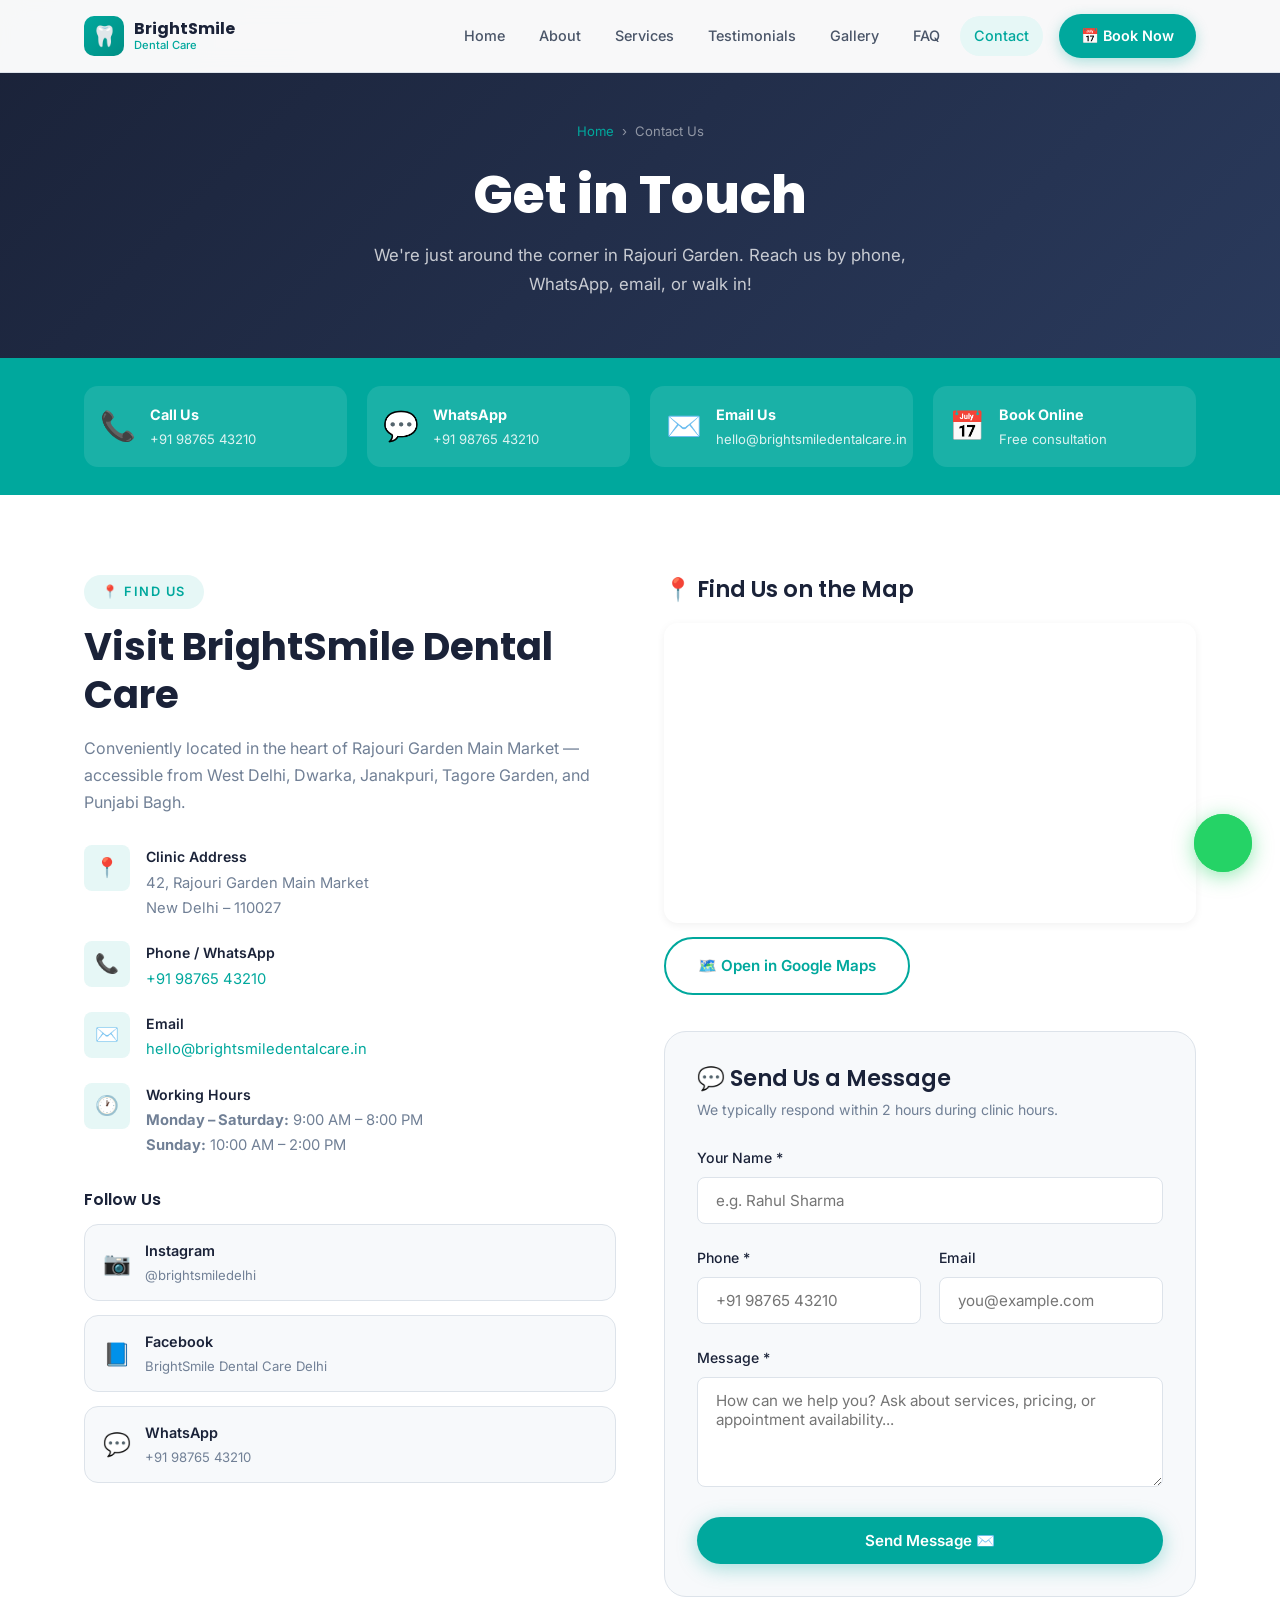
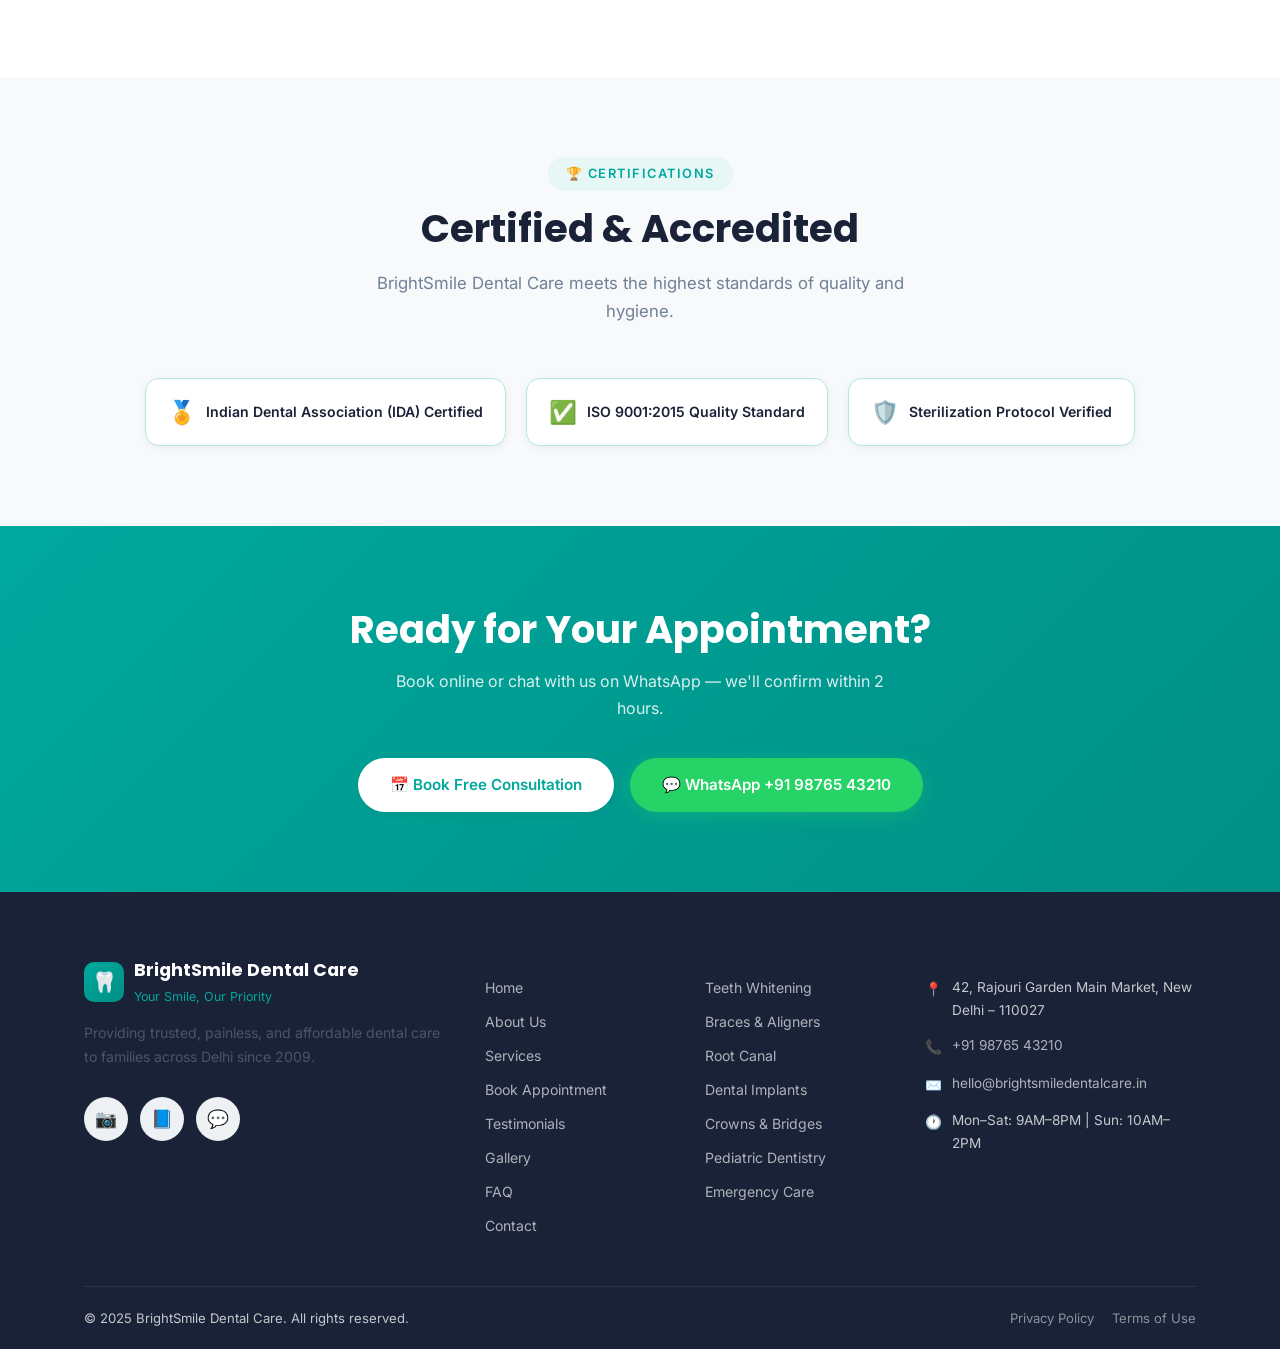
<file: contact.html>
<!DOCTYPE html>
<html lang="en">

<head>
    <meta charset="UTF-8" />
    <meta name="viewport" content="width=device-width, initial-scale=1.0" />
    <title>Contact Us | BrightSmile Dental Care, Rajouri Garden, New Delhi</title>
    <meta name="description"
        content="Contact BrightSmile Dental Care — visit us at Rajouri Garden Main Market, call +91 98765 43210, or email hello@brightsmiledentalcare.in. Open Mon–Sat 9AM–8PM." />
    <link rel="stylesheet" href="css/style.css" />
    <link rel="preconnect" href="https://fonts.googleapis.com" />
    <link rel="preconnect" href="https://fonts.gstatic.com" crossorigin />
</head>

<body>

    <header class="header" id="header">
        <div class="container">
            <div class="header-inner">
                <a href="index.html" class="logo">
                    <div class="logo-icon">🦷</div>
                    <div class="logo-text"><span class="name">BrightSmile</span><span class="tagline">Dental Care</span>
                    </div>
                </a>
                <nav class="nav" id="mainNav">
                    <a href="index.html" class="nav-link">Home</a>
                    <a href="about.html" class="nav-link">About</a>
                    <a href="services.html" class="nav-link">Services</a>
                    <a href="testimonials.html" class="nav-link">Testimonials</a>
                    <a href="gallery.html" class="nav-link">Gallery</a>
                    <a href="faq.html" class="nav-link">FAQ</a>
                    <a href="contact.html" class="nav-link">Contact</a>
                    <a href="appointment.html" class="nav-cta">📅 Book Now</a>
                </nav>
                <button class="menu-toggle" id="menuToggle"><span></span><span></span><span></span></button>
            </div>
        </div>
    </header>

    <div class="page-hero">
        <div class="container">
            <div class="breadcrumb"><a href="index.html">Home</a><span>›</span><span>Contact Us</span></div>
            <h1>Get in Touch</h1>
            <p>We're just around the corner in Rajouri Garden. Reach us by phone, WhatsApp, email, or walk in!</p>
        </div>
    </div>

    <!-- Quick Action Strip -->
    <section style="background:var(--teal);padding:28px 0;">
        <div class="container">
            <div style="display:grid;grid-template-columns:repeat(auto-fit,minmax(200px,1fr));gap:20px;">
                <a href="tel:+919876543210"
                    style="display:flex;align-items:center;gap:14px;color:white;text-decoration:none;padding:16px;background:rgba(255,255,255,0.1);border-radius:var(--radius-md);transition:background var(--transition);"
                    onmouseover="this.style.background='rgba(255,255,255,0.2)'"
                    onmouseout="this.style.background='rgba(255,255,255,0.1)'">
                    <span style="font-size:1.8rem;">📞</span>
                    <div>
                        <div style="font-weight:700;font-size:.9rem;">Call Us</div>
                        <div style="font-size:.82rem;opacity:.85;">+91 98765 43210</div>
                    </div>
                </a>
                <a href="https://wa.me/919876543210" target="_blank"
                    style="display:flex;align-items:center;gap:14px;color:white;text-decoration:none;padding:16px;background:rgba(255,255,255,0.1);border-radius:var(--radius-md);transition:background var(--transition);"
                    onmouseover="this.style.background='rgba(255,255,255,0.2)'"
                    onmouseout="this.style.background='rgba(255,255,255,0.1)'">
                    <span style="font-size:1.8rem;">💬</span>
                    <div>
                        <div style="font-weight:700;font-size:.9rem;">WhatsApp</div>
                        <div style="font-size:.82rem;opacity:.85;">+91 98765 43210</div>
                    </div>
                </a>
                <a href="mailto:hello@brightsmiledentalcare.in"
                    style="display:flex;align-items:center;gap:14px;color:white;text-decoration:none;padding:16px;background:rgba(255,255,255,0.1);border-radius:var(--radius-md);transition:background var(--transition);"
                    onmouseover="this.style.background='rgba(255,255,255,0.2)'"
                    onmouseout="this.style.background='rgba(255,255,255,0.1)'">
                    <span style="font-size:1.8rem;">✉️</span>
                    <div>
                        <div style="font-weight:700;font-size:.9rem;">Email Us</div>
                        <div style="font-size:.82rem;opacity:.85;">hello@brightsmiledentalcare.in</div>
                    </div>
                </a>
                <a href="appointment.html"
                    style="display:flex;align-items:center;gap:14px;color:white;text-decoration:none;padding:16px;background:rgba(255,255,255,0.1);border-radius:var(--radius-md);transition:background var(--transition);"
                    onmouseover="this.style.background='rgba(255,255,255,0.2)'"
                    onmouseout="this.style.background='rgba(255,255,255,0.1)'">
                    <span style="font-size:1.8rem;">📅</span>
                    <div>
                        <div style="font-weight:700;font-size:.9rem;">Book Online</div>
                        <div style="font-size:.82rem;opacity:.85;">Free consultation</div>
                    </div>
                </a>
            </div>
        </div>
    </section>

    <section class="section">
        <div class="container">
            <div class="contact-grid">

                <!-- Info Column -->
                <div>
                    <span class="section-label">📍 Find Us</span>
                    <h2 class="section-title">Visit BrightSmile Dental Care</h2>
                    <p style="color:var(--text-muted);margin-bottom:0;">Conveniently located in the heart of Rajouri
                        Garden Main Market — accessible from West Delhi, Dwarka, Janakpuri, Tagore Garden, and Punjabi
                        Bagh.</p>

                    <div class="contact-info-list">
                        <div class="contact-info-item">
                            <div class="contact-info-icon">📍</div>
                            <div class="contact-info-text">
                                <div class="label">Clinic Address</div>
                                <div class="value">42, Rajouri Garden Main Market<br>New Delhi – 110027</div>
                            </div>
                        </div>
                        <div class="contact-info-item">
                            <div class="contact-info-icon">📞</div>
                            <div class="contact-info-text">
                                <div class="label">Phone / WhatsApp</div>
                                <div class="value"><a href="tel:+919876543210">+91 98765 43210</a></div>
                            </div>
                        </div>
                        <div class="contact-info-item">
                            <div class="contact-info-icon">✉️</div>
                            <div class="contact-info-text">
                                <div class="label">Email</div>
                                <div class="value"><a
                                        href="mailto:hello@brightsmiledentalcare.in">hello@brightsmiledentalcare.in</a>
                                </div>
                            </div>
                        </div>
                        <div class="contact-info-item">
                            <div class="contact-info-icon">🕐</div>
                            <div class="contact-info-text">
                                <div class="label">Working Hours</div>
                                <div class="value">
                                    <strong>Monday – Saturday:</strong> 9:00 AM – 8:00 PM<br>
                                    <strong>Sunday:</strong> 10:00 AM – 2:00 PM
                                </div>
                            </div>
                        </div>
                    </div>

                    <!-- Social Media -->
                    <div style="margin-top:32px;">
                        <h4 style="font-family:var(--font-heading);margin-bottom:14px;color:var(--text-dark);">Follow Us
                        </h4>
                        <div style="display:flex;flex-direction:column;gap:14px;">
                            <a href="https://instagram.com/brightsmiledelhi" target="_blank"
                                style="display:flex;align-items:center;gap:14px;padding:14px 18px;background:var(--grey-light);border-radius:var(--radius-md);border:1px solid var(--grey-border);transition:all var(--transition);color:var(--text-dark);"
                                onmouseover="this.style.background='#fce4ec';this.style.borderColor='#e91e63'"
                                onmouseout="this.style.background='var(--grey-light)';this.style.borderColor='var(--grey-border)'">
                                <span style="font-size:1.4rem;">📷</span>
                                <div>
                                    <div style="font-weight:600;font-size:.9rem;">Instagram</div>
                                    <div style="font-size:.82rem;color:var(--text-muted);">@brightsmiledelhi</div>
                                </div>
                            </a>
                            <a href="https://facebook.com/BrightSmileDentalCareDelhi" target="_blank"
                                style="display:flex;align-items:center;gap:14px;padding:14px 18px;background:var(--grey-light);border-radius:var(--radius-md);border:1px solid var(--grey-border);transition:all var(--transition);color:var(--text-dark);"
                                onmouseover="this.style.background='#e3f2fd';this.style.borderColor='#1877f2'"
                                onmouseout="this.style.background='var(--grey-light)';this.style.borderColor='var(--grey-border)'">
                                <span style="font-size:1.4rem;">📘</span>
                                <div>
                                    <div style="font-weight:600;font-size:.9rem;">Facebook</div>
                                    <div style="font-size:.82rem;color:var(--text-muted);">BrightSmile Dental Care Delhi
                                    </div>
                                </div>
                            </a>
                            <a href="https://wa.me/919876543210" target="_blank"
                                style="display:flex;align-items:center;gap:14px;padding:14px 18px;background:var(--grey-light);border-radius:var(--radius-md);border:1px solid var(--grey-border);transition:all var(--transition);color:var(--text-dark);"
                                onmouseover="this.style.background='#e8f5e9';this.style.borderColor='#25D366'"
                                onmouseout="this.style.background='var(--grey-light)';this.style.borderColor='var(--grey-border)'">
                                <span style="font-size:1.4rem;">💬</span>
                                <div>
                                    <div style="font-weight:600;font-size:.9rem;">WhatsApp</div>
                                    <div style="font-size:.82rem;color:var(--text-muted);">+91 98765 43210</div>
                                </div>
                            </a>
                        </div>
                    </div>
                </div>

                <!-- Map + Contact Form Column -->
                <div>
                    <h3 style="margin-bottom:14px;font-family:var(--font-heading);">📍 Find Us on the Map</h3>
                    <div class="map-container">
                        <iframe
                            src="https://www.google.com/maps/embed?pb=!1m18!1m12!1m3!1d3501.456!2d77.1188!3d28.6449!2m3!1f0!2f0!3f0!3m2!1i1024!2i768!4f13.1!3m3!1m2!1s0x0%3A0x0!2zMjjCsDM4JzQxLjYiTiA3N8KwMDcnMDcuNyJF!5e0!3m2!1sen!2sin!4v1234567890"
                            width="100%" height="300" style="border:0;" allowfullscreen="" loading="lazy"
                            referrerpolicy="no-referrer-when-downgrade" title="BrightSmile Dental Care location map">
                        </iframe>
                    </div>
                    <a href="https://maps.google.com/?q=BrightSmile+Dental+Care+Rajouri+Garden" target="_blank"
                        class="btn btn-outline" style="margin-top:14px;display:inline-flex;">🗺️ Open in Google Maps</a>

                    <!-- Quick Contact Form -->
                    <div
                        style="margin-top:36px;background:var(--grey-light);border-radius:var(--radius-lg);padding:32px;border:1px solid var(--grey-border);">
                        <h3 style="font-family:var(--font-heading);margin-bottom:6px;">💬 Send Us a Message</h3>
                        <p style="color:var(--text-muted);font-size:.88rem;margin-bottom:24px;">We typically respond
                            within 2 hours during clinic hours.</p>
                        <form id="contactForm" novalidate>
                            <div class="form-group">
                                <label class="form-label" for="cName">Your Name *</label>
                                <input type="text" id="cName" class="form-input" placeholder="e.g. Rahul Sharma"
                                    required />
                            </div>
                            <div class="form-row">
                                <div class="form-group">
                                    <label class="form-label" for="cPhone">Phone *</label>
                                    <input type="tel" id="cPhone" class="form-input" placeholder="+91 98765 43210"
                                        required />
                                </div>
                                <div class="form-group">
                                    <label class="form-label" for="cEmail">Email</label>
                                    <input type="email" id="cEmail" class="form-input" placeholder="you@example.com" />
                                </div>
                            </div>
                            <div class="form-group">
                                <label class="form-label" for="cMsg">Message *</label>
                                <textarea id="cMsg" class="form-textarea"
                                    placeholder="How can we help you? Ask about services, pricing, or appointment availability..."
                                    style="min-height:110px;" required></textarea>
                            </div>
                            <button type="submit" class="btn btn-primary"
                                style="width:100%;justify-content:center;">Send Message ✉️</button>
                        </form>
                    </div>
                </div>

            </div>
        </div>
    </section>

    <!-- Certifications -->
    <section class="section section-alt">
        <div class="container text-center">
            <span class="section-label">🏆 Certifications</span>
            <h2 class="section-title">Certified &amp; Accredited</h2>
            <p class="section-subtitle">BrightSmile Dental Care meets the highest standards of quality and hygiene.</p>
            <div class="cert-badges" style="justify-content:center;margin-top:0;">
                <div class="cert-badge"><span class="cert-icon">🏅</span>Indian Dental Association (IDA) Certified</div>
                <div class="cert-badge"><span class="cert-icon">✅</span>ISO 9001:2015 Quality Standard</div>
                <div class="cert-badge"><span class="cert-icon">🛡️</span>Sterilization Protocol Verified</div>
            </div>
        </div>
    </section>

    <section class="cta-section">
        <div class="container">
            <h2>Ready for Your Appointment?</h2>
            <p>Book online or chat with us on WhatsApp — we'll confirm within 2 hours.</p>
            <div class="cta-btns">
                <a href="appointment.html" class="btn btn-white">📅 Book Free Consultation</a>
                <a href="https://wa.me/919876543210" target="_blank" class="btn btn-whatsapp">💬 WhatsApp +91 98765
                    43210</a>
            </div>
        </div>
    </section>

    <footer class="footer">
        <div class="container">
            <div class="footer-grid">
                <div>
                    <div class="footer-logo">
                        <div style="display:flex;align-items:center;gap:10px;margin-bottom:14px;">
                            <div class="logo-icon">🦷</div>
                            <div>
                                <div class="name">BrightSmile Dental Care</div>
                                <div class="tagline">Your Smile, Our Priority</div>
                            </div>
                        </div>
                    </div>
                    <p class="footer-desc">Providing trusted, painless, and affordable dental care to families across
                        Delhi since 2009.</p>
                    <div class="social-links"><a href="https://instagram.com/brightsmiledelhi" target="_blank"
                            class="social-link instagram">📷</a><a
                            href="https://facebook.com/BrightSmileDentalCareDelhi" target="_blank"
                            class="social-link facebook">📘</a><a href="https://wa.me/919876543210" target="_blank"
                            class="social-link">💬</a></div>
                </div>
                <div>
                    <h4>Quick Links</h4>
                    <div class="footer-links"><a href="index.html">Home</a><a href="about.html">About Us</a><a
                            href="services.html">Services</a><a href="appointment.html">Book Appointment</a><a
                            href="testimonials.html">Testimonials</a><a href="gallery.html">Gallery</a><a
                            href="faq.html">FAQ</a><a href="contact.html">Contact</a></div>
                </div>
                <div>
                    <h4>Services</h4>
                    <div class="footer-links"><a href="services.html">Teeth Whitening</a><a href="services.html">Braces
                            &amp; Aligners</a><a href="services.html">Root Canal</a><a href="services.html">Dental
                            Implants</a><a href="services.html">Crowns &amp; Bridges</a><a
                            href="services.html">Pediatric Dentistry</a><a href="services.html">Emergency Care</a></div>
                </div>
                <div>
                    <h4>Contact Us</h4>
                    <div class="footer-contact-item"><span class="fci">📍</span><span>42, Rajouri Garden Main Market,
                            New Delhi – 110027</span></div>
                    <div class="footer-contact-item"><span class="fci">📞</span><a href="tel:+919876543210"
                            style="color:rgba(255,255,255,0.65);">+91 98765 43210</a></div>
                    <div class="footer-contact-item"><span class="fci">✉️</span><a
                            href="mailto:hello@brightsmiledentalcare.in"
                            style="color:rgba(255,255,255,0.65);">hello@brightsmiledentalcare.in</a></div>
                    <div class="footer-contact-item"><span class="fci">🕐</span><span>Mon–Sat: 9AM–8PM | Sun:
                            10AM–2PM</span></div>
                </div>
            </div>
            <div class="footer-bottom"><span>© 2025 BrightSmile Dental Care. All rights reserved.</span>
                <div class="footer-bottom-links"><a href="#">Privacy Policy</a><a href="#">Terms of Use</a></div>
            </div>
        </div>
    </footer>

    <a href="https://wa.me/919876543210?text=Hi%2C%20I%20would%20like%20to%20know%20more%20about%20BrightSmile%20Dental%20Care."
        target="_blank" class="whatsapp-float" title="Chat on WhatsApp">
        <div class="whatsapp-pulse"></div>
        <svg viewBox="0 0 24 24">
            <path
                d="M17.472 14.382c-.297-.149-1.758-.867-2.03-.967-.273-.099-.471-.148-.67.15-.197.297-.767.966-.94 1.164-.173.199-.347.223-.644.075-.297-.15-1.255-.463-2.39-1.475-.883-.788-1.48-1.761-1.653-2.059-.173-.297-.018-.458.13-.606.134-.133.298-.347.446-.52.149-.174.198-.298.298-.497.099-.198.05-.371-.025-.52-.075-.149-.669-1.612-.916-2.207-.242-.579-.487-.5-.669-.51-.173-.008-.371-.01-.57-.01-.198 0-.52.074-.792.372-.272.297-1.04 1.016-1.04 2.479 0 1.462 1.065 2.875 1.213 3.074.149.198 2.096 3.2 5.077 4.487.709.306 1.262.489 1.694.625.712.227 1.36.195 1.871.118.571-.085 1.758-.719 2.006-1.413.248-.694.248-1.289.173-1.413-.074-.124-.272-.198-.57-.347z" />
            <path
                d="M12 0C5.373 0 0 5.373 0 12c0 2.125.558 4.122 1.532 5.854L0 24l6.335-1.508A11.946 11.946 0 0012 24c6.627 0 12-5.373 12-12S18.627 0 12 0zm0 22c-1.891 0-3.67-.5-5.21-1.378l-.374-.222-3.76.895.943-3.663-.244-.385A9.938 9.938 0 012 12C2 6.477 6.477 2 12 2s10 4.477 10 10-4.477 10-10 10z" />
        </svg>
    </a>
    <button class="back-to-top" id="backToTop">↑</button>

    <script src="js/main.js"></script>
    <script>
        const contactForm = document.getElementById('contactForm');
        contactForm?.addEventListener('submit', (e) => {
            e.preventDefault();
            const btn = contactForm.querySelector('[type="submit"]');
            btn.textContent = '✅ Message Sent!';
            btn.style.background = '#22c55e';
            btn.disabled = true;
            setTimeout(() => {
                btn.textContent = 'Send Message ✉️';
                btn.style.background = '';
                btn.disabled = false;
                contactForm.reset();
            }, 3000);
        });
    </script>
</body>

</html>
</file>
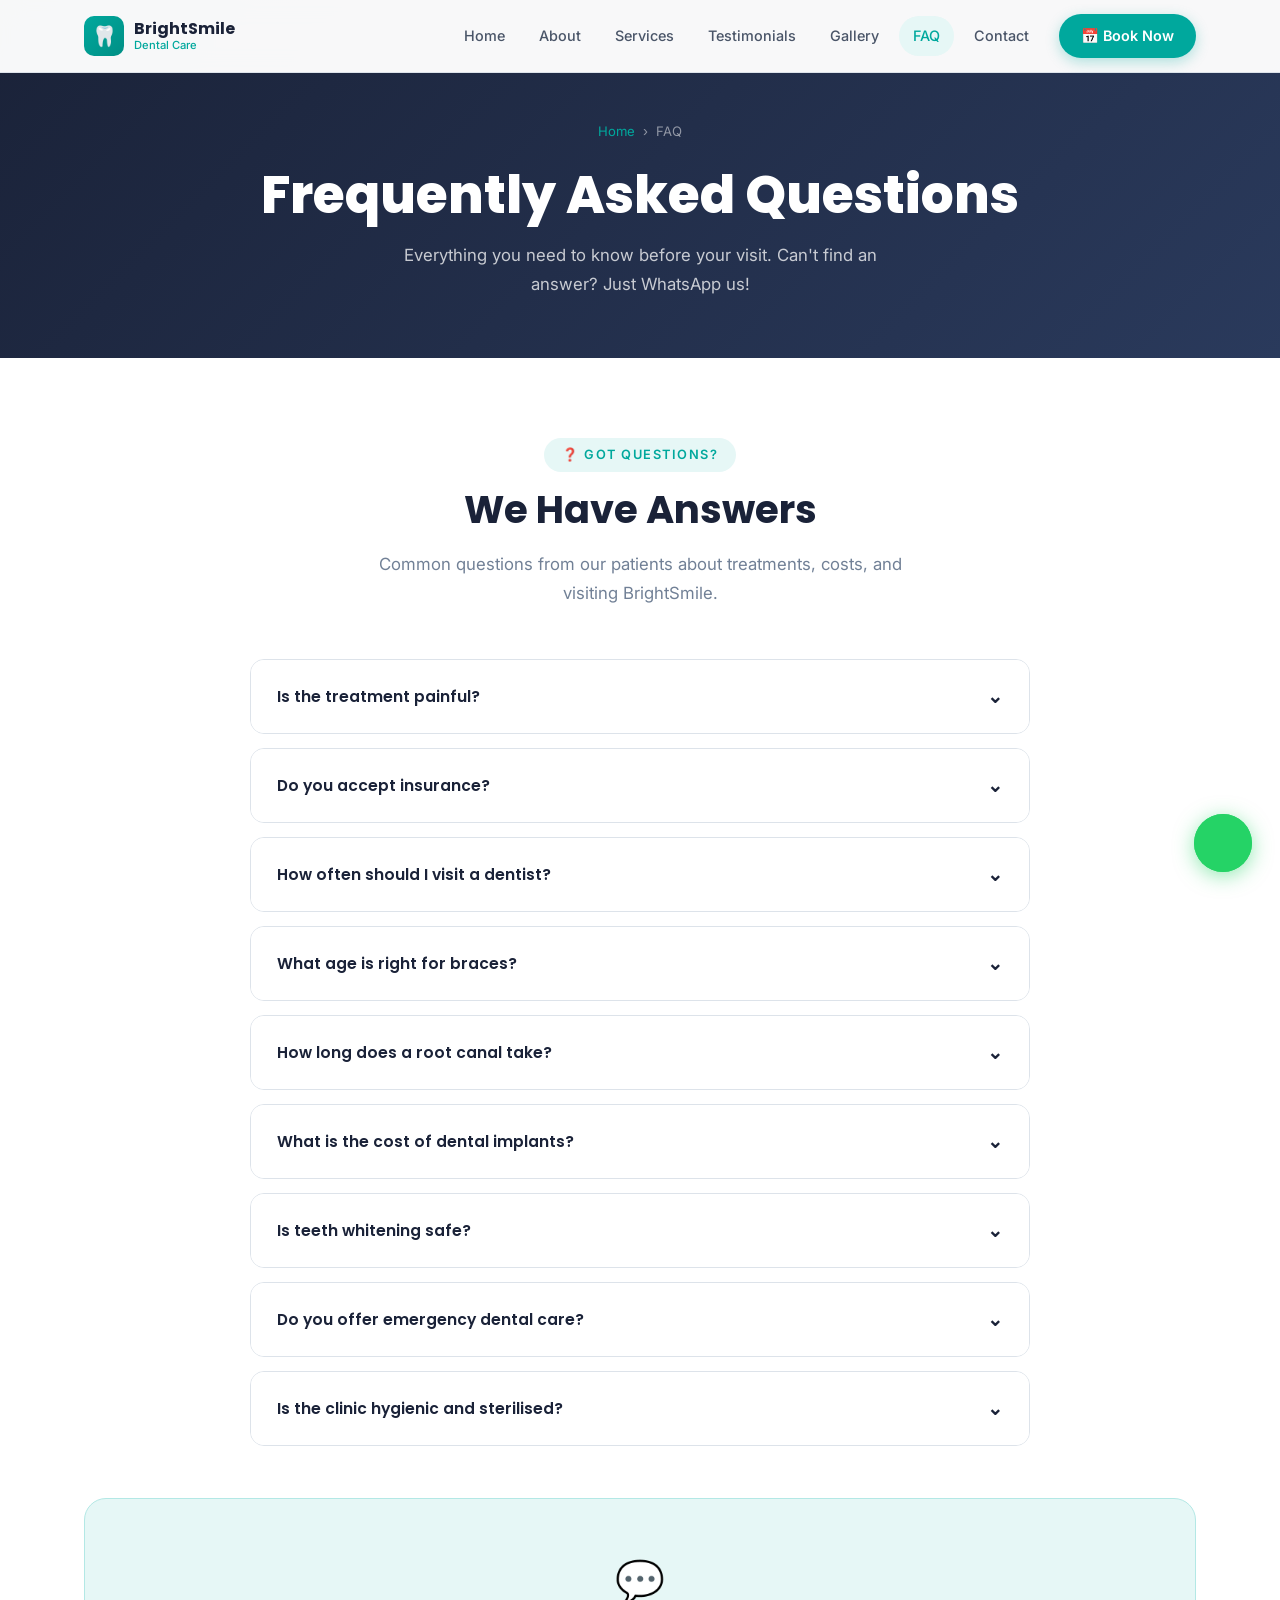
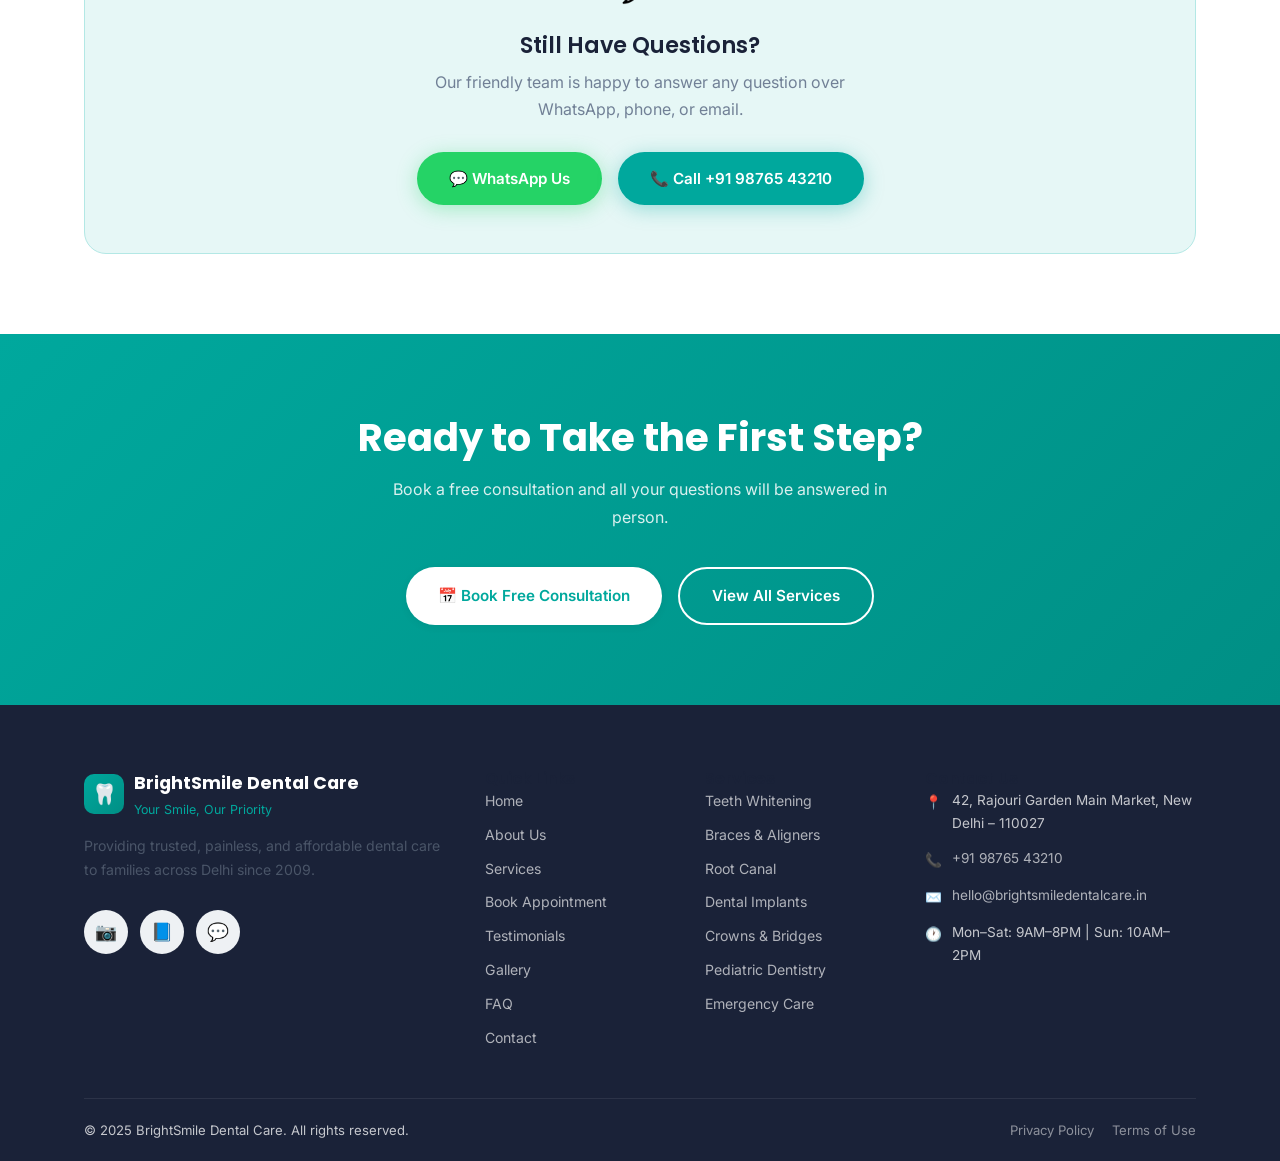
<file: faq.html>
<!DOCTYPE html>
<html lang="en">

<head>
    <meta charset="UTF-8" />
    <meta name="viewport" content="width=device-width, initial-scale=1.0" />
    <title>FAQ | BrightSmile Dental Care, New Delhi</title>
    <meta name="description"
        content="Frequently asked questions about dental treatments at BrightSmile Dental Care — painless procedures, costs, insurance, and more." />
    <link rel="stylesheet" href="css/style.css" />
    <link rel="preconnect" href="https://fonts.googleapis.com" />
    <link rel="preconnect" href="https://fonts.gstatic.com" crossorigin />
</head>

<body>

    <header class="header" id="header">
        <div class="container">
            <div class="header-inner">
                <a href="index.html" class="logo">
                    <div class="logo-icon">🦷</div>
                    <div class="logo-text"><span class="name">BrightSmile</span><span class="tagline">Dental Care</span>
                    </div>
                </a>
                <nav class="nav" id="mainNav">
                    <a href="index.html" class="nav-link">Home</a>
                    <a href="about.html" class="nav-link">About</a>
                    <a href="services.html" class="nav-link">Services</a>
                    <a href="testimonials.html" class="nav-link">Testimonials</a>
                    <a href="gallery.html" class="nav-link">Gallery</a>
                    <a href="faq.html" class="nav-link">FAQ</a>
                    <a href="contact.html" class="nav-link">Contact</a>
                    <a href="appointment.html" class="nav-cta">📅 Book Now</a>
                </nav>
                <button class="menu-toggle" id="menuToggle"><span></span><span></span><span></span></button>
            </div>
        </div>
    </header>

    <div class="page-hero">
        <div class="container">
            <div class="breadcrumb"><a href="index.html">Home</a><span>›</span><span>FAQ</span></div>
            <h1>Frequently Asked Questions</h1>
            <p>Everything you need to know before your visit. Can't find an answer? Just WhatsApp us!</p>
        </div>
    </div>

    <section class="section">
        <div class="container">
            <div class="text-center" style="margin-bottom:52px;">
                <span class="section-label">❓ Got Questions?</span>
                <h2 class="section-title">We Have Answers</h2>
                <p class="section-subtitle">Common questions from our patients about treatments, costs, and visiting
                    BrightSmile.</p>
            </div>

            <div class="faq-list">

                <div class="faq-item">
                    <button class="faq-question">
                        Is the treatment painful?
                        <span class="faq-chevron">⌄</span>
                    </button>
                    <div class="faq-answer">
                        <div class="faq-answer-inner">
                            We use the latest painless techniques and modern anesthesia so most patients feel little to
                            no discomfort during treatment. Our team is specially trained to make anxious patients feel
                            at ease throughout the procedure. Many of our root canal patients are genuinely surprised at
                            how comfortable the experience is!
                        </div>
                    </div>
                </div>

                <div class="faq-item">
                    <button class="faq-question">
                        Do you accept insurance?
                        <span class="faq-chevron">⌄</span>
                    </button>
                    <div class="faq-answer">
                        <div class="faq-answer-inner">
                            Yes, we work with most major health insurance providers in India. Our team will help you
                            verify your insurance coverage and handle the paperwork for eligible treatments. Please call
                            us at +91 98765 43210 or WhatsApp us to confirm whether your specific plan is accepted
                            before your visit.
                        </div>
                    </div>
                </div>

                <div class="faq-item">
                    <button class="faq-question">
                        How often should I visit a dentist?
                        <span class="faq-chevron">⌄</span>
                    </button>
                    <div class="faq-answer">
                        <div class="faq-answer-inner">
                            We recommend a professional check-up and cleaning every 6 months for healthy individuals.
                            However, if you have ongoing dental concerns, gum disease, or are undergoing active
                            treatment, your dentist may recommend more frequent visits. Regular check-ups help catch
                            issues early, saving you time, discomfort, and money in the long run.
                        </div>
                    </div>
                </div>

                <div class="faq-item">
                    <button class="faq-question">
                        What age is right for braces?
                        <span class="faq-chevron">⌄</span>
                    </button>
                    <div class="faq-answer">
                        <div class="faq-answer-inner">
                            Traditional braces are most effective between ages 12–18 when the jaw and teeth are still
                            developing, but adults can absolutely get braces too! Invisalign clear aligners are a
                            popular choice for adults and teenagers who prefer a discreet option. Dr. Anil Mehta will
                            assess your specific case and recommend the best treatment during your free consultation.
                        </div>
                    </div>
                </div>

                <div class="faq-item">
                    <button class="faq-question">
                        How long does a root canal take?
                        <span class="faq-chevron">⌄</span>
                    </button>
                    <div class="faq-answer">
                        <div class="faq-answer-inner">
                            Most root canals at BrightSmile are completed in a single sitting of 60–90 minutes, thanks
                            to our use of advanced rotary endodontic technology. In complex cases with multiple canals
                            or severe infection, a second appointment may be needed. Dr. Sneha Kapoor will give you a
                            clear timeline during your consultation.
                        </div>
                    </div>
                </div>

                <div class="faq-item">
                    <button class="faq-question">
                        What is the cost of dental implants?
                        <span class="faq-chevron">⌄</span>
                    </button>
                    <div class="faq-answer">
                        <div class="faq-answer-inner">
                            Dental implants at BrightSmile start at ₹25,000 per tooth, which includes the titanium
                            implant, abutment, and porcelain crown. The exact cost varies based on the complexity of
                            your case and the materials chosen. We also offer flexible EMI payment options to make
                            implants accessible for everyone. Book a free consultation for a personalised quote.
                        </div>
                    </div>
                </div>

                <div class="faq-item">
                    <button class="faq-question">
                        Is teeth whitening safe?
                        <span class="faq-chevron">⌄</span>
                    </button>
                    <div class="faq-answer">
                        <div class="faq-answer-inner">
                            Yes! Our professional laser teeth whitening is completely safe when performed by a qualified
                            dentist. Unlike over-the-counter kits, we use clinically approved whitening agents at
                            controlled concentrations. Some patients experience mild, temporary sensitivity after
                            treatment, which usually subsides within 24 hours.
                        </div>
                    </div>
                </div>

                <div class="faq-item">
                    <button class="faq-question">
                        Do you offer emergency dental care?
                        <span class="faq-chevron">⌄</span>
                    </button>
                    <div class="faq-answer">
                        <div class="faq-answer-inner">
                            Absolutely. We offer same-day emergency appointments for severe toothaches, broken or
                            chipped teeth, knocked-out teeth, and dental injuries. Call us immediately at <a
                                href="tel:+919876543210">+91 98765 43210</a> and we will do our best to see you as
                            quickly as possible. Emergency services are available Monday–Saturday during clinic hours.
                        </div>
                    </div>
                </div>

                <div class="faq-item">
                    <button class="faq-question">
                        Is the clinic hygienic and sterilised?
                        <span class="faq-chevron">⌄</span>
                    </button>
                    <div class="faq-answer">
                        <div class="faq-answer-inner">
                            Yes — hygiene is our top priority. BrightSmile is an ISO 9001:2015 certified clinic and IDA
                            (Indian Dental Association) member. All instruments are sterilised using autoclaves after
                            every use, and we follow strict infection control protocols. Our dental chairs, trays, and
                            surfaces are sanitised between every patient appointment.
                        </div>
                    </div>
                </div>

            </div>

            <!-- Still have questions -->
            <div
                style="text-align:center;margin-top:52px;padding:48px;background:var(--teal-light);border-radius:var(--radius-lg);border:1px solid var(--teal-mid);">
                <span style="font-size:2.5rem;">💬</span>
                <h3 style="margin:16px 0 10px;">Still Have Questions?</h3>
                <p style="color:var(--text-muted);max-width:420px;margin:0 auto 28px;">Our friendly team is happy to
                    answer any question over WhatsApp, phone, or email.</p>
                <div style="display:flex;gap:16px;justify-content:center;flex-wrap:wrap;">
                    <a href="https://wa.me/919876543210?text=Hi%2C%20I%20have%20a%20question%20about%20dental%20treatment%20at%20BrightSmile."
                        target="_blank" class="btn btn-whatsapp">💬 WhatsApp Us</a>
                    <a href="tel:+919876543210" class="btn btn-primary">📞 Call +91 98765 43210</a>
                </div>
            </div>
        </div>
    </section>

    <section class="cta-section">
        <div class="container">
            <h2>Ready to Take the First Step?</h2>
            <p>Book a free consultation and all your questions will be answered in person.</p>
            <div class="cta-btns">
                <a href="appointment.html" class="btn btn-white">📅 Book Free Consultation</a>
                <a href="services.html" class="btn btn-outline" style="border-color:white;color:white;">View All
                    Services</a>
            </div>
        </div>
    </section>

    <footer class="footer">
        <div class="container">
            <div class="footer-grid">
                <div>
                    <div class="footer-logo">
                        <div style="display:flex;align-items:center;gap:10px;margin-bottom:14px;">
                            <div class="logo-icon">🦷</div>
                            <div>
                                <div class="name">BrightSmile Dental Care</div>
                                <div class="tagline">Your Smile, Our Priority</div>
                            </div>
                        </div>
                    </div>
                    <p class="footer-desc">Providing trusted, painless, and affordable dental care to families across
                        Delhi since 2009.</p>
                    <div class="social-links"><a href="https://instagram.com/brightsmiledelhi" target="_blank"
                            class="social-link instagram">📷</a><a
                            href="https://facebook.com/BrightSmileDentalCareDelhi" target="_blank"
                            class="social-link facebook">📘</a><a href="https://wa.me/919876543210" target="_blank"
                            class="social-link">💬</a></div>
                </div>
                <div>
                    <h4>Quick Links</h4>
                    <div class="footer-links"><a href="index.html">Home</a><a href="about.html">About Us</a><a
                            href="services.html">Services</a><a href="appointment.html">Book Appointment</a><a
                            href="testimonials.html">Testimonials</a><a href="gallery.html">Gallery</a><a
                            href="faq.html">FAQ</a><a href="contact.html">Contact</a></div>
                </div>
                <div>
                    <h4>Services</h4>
                    <div class="footer-links"><a href="services.html">Teeth Whitening</a><a href="services.html">Braces
                            &amp; Aligners</a><a href="services.html">Root Canal</a><a href="services.html">Dental
                            Implants</a><a href="services.html">Crowns &amp; Bridges</a><a
                            href="services.html">Pediatric Dentistry</a><a href="services.html">Emergency Care</a></div>
                </div>
                <div>
                    <h4>Contact Us</h4>
                    <div class="footer-contact-item"><span class="fci">📍</span><span>42, Rajouri Garden Main Market,
                            New Delhi – 110027</span></div>
                    <div class="footer-contact-item"><span class="fci">📞</span><a href="tel:+919876543210"
                            style="color:rgba(255,255,255,0.65);">+91 98765 43210</a></div>
                    <div class="footer-contact-item"><span class="fci">✉️</span><a
                            href="mailto:hello@brightsmiledentalcare.in"
                            style="color:rgba(255,255,255,0.65);">hello@brightsmiledentalcare.in</a></div>
                    <div class="footer-contact-item"><span class="fci">🕐</span><span>Mon–Sat: 9AM–8PM | Sun:
                            10AM–2PM</span></div>
                </div>
            </div>
            <div class="footer-bottom"><span>© 2025 BrightSmile Dental Care. All rights reserved.</span>
                <div class="footer-bottom-links"><a href="#">Privacy Policy</a><a href="#">Terms of Use</a></div>
            </div>
        </div>
    </footer>

    <a href="https://wa.me/919876543210?text=Hi%2C%20I%20have%20a%20question%20about%20dental%20treatment."
        target="_blank" class="whatsapp-float" title="Chat on WhatsApp">
        <div class="whatsapp-pulse"></div>
        <svg viewBox="0 0 24 24">
            <path
                d="M17.472 14.382c-.297-.149-1.758-.867-2.03-.967-.273-.099-.471-.148-.67.15-.197.297-.767.966-.94 1.164-.173.199-.347.223-.644.075-.297-.15-1.255-.463-2.39-1.475-.883-.788-1.48-1.761-1.653-2.059-.173-.297-.018-.458.13-.606.134-.133.298-.347.446-.52.149-.174.198-.298.298-.497.099-.198.05-.371-.025-.52-.075-.149-.669-1.612-.916-2.207-.242-.579-.487-.5-.669-.51-.173-.008-.371-.01-.57-.01-.198 0-.52.074-.792.372-.272.297-1.04 1.016-1.04 2.479 0 1.462 1.065 2.875 1.213 3.074.149.198 2.096 3.2 5.077 4.487.709.306 1.262.489 1.694.625.712.227 1.36.195 1.871.118.571-.085 1.758-.719 2.006-1.413.248-.694.248-1.289.173-1.413-.074-.124-.272-.198-.57-.347z" />
            <path
                d="M12 0C5.373 0 0 5.373 0 12c0 2.125.558 4.122 1.532 5.854L0 24l6.335-1.508A11.946 11.946 0 0012 24c6.627 0 12-5.373 12-12S18.627 0 12 0zm0 22c-1.891 0-3.67-.5-5.21-1.378l-.374-.222-3.76.895.943-3.663-.244-.385A9.938 9.938 0 012 12C2 6.477 6.477 2 12 2s10 4.477 10 10-4.477 10-10 10z" />
        </svg>
    </a>
    <button class="back-to-top" id="backToTop">↑</button>
    <script src="js/main.js"></script>
</body>

</html>
</file>
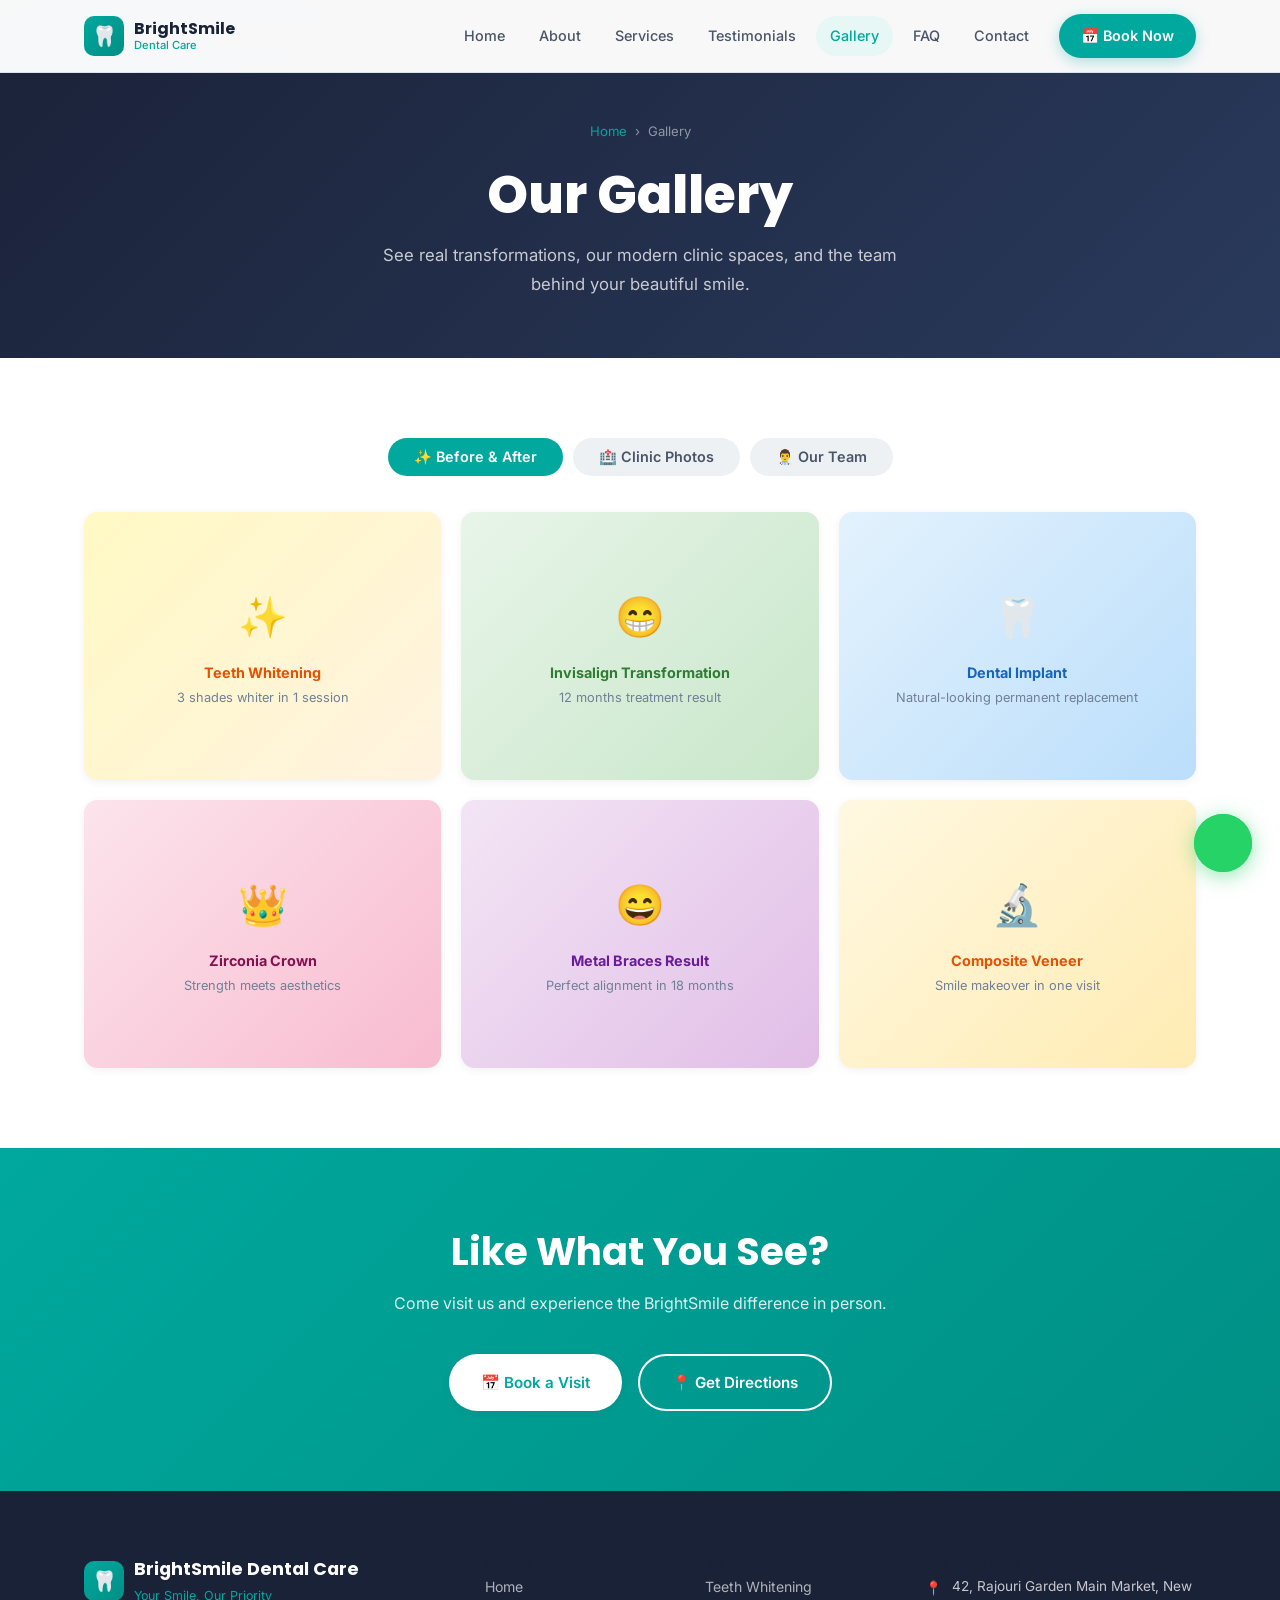
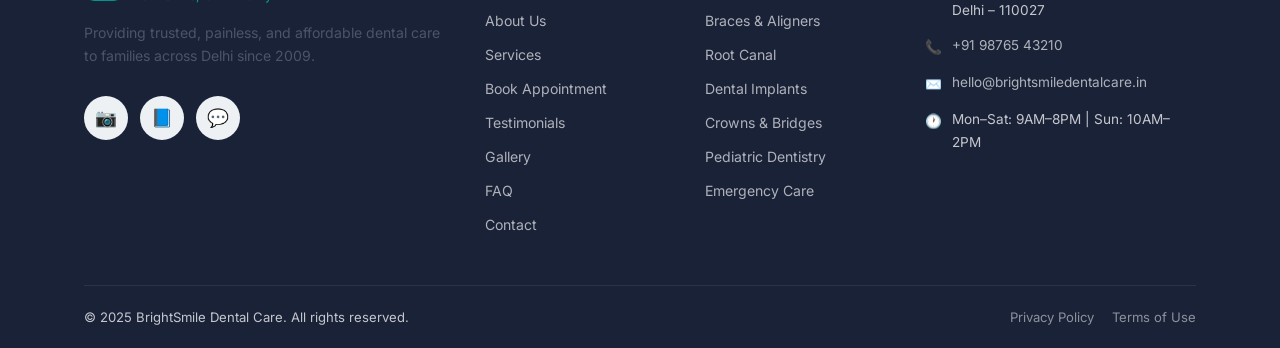
<file: gallery.html>
<!DOCTYPE html>
<html lang="en">

<head>
    <meta charset="UTF-8" />
    <meta name="viewport" content="width=device-width, initial-scale=1.0" />
    <title>Gallery | BrightSmile Dental Care, New Delhi</title>
    <meta name="description"
        content="View before & after transformations, clinic photos, and team photos at BrightSmile Dental Care, Rajouri Garden, New Delhi." />
    <link rel="stylesheet" href="css/style.css" />
    <link rel="preconnect" href="https://fonts.googleapis.com" />
    <link rel="preconnect" href="https://fonts.gstatic.com" crossorigin />
    <style>
        .gallery-panel {
            display: grid;
            grid-template-columns: repeat(auto-fill, minmax(280px, 1fr));
            gap: 20px;
        }

        .gallery-panel[data-panel]:not([style*="grid"]) {
            display: none;
        }

        .placeholder-card {
            border-radius: var(--radius-md);
            overflow: hidden;
            aspect-ratio: 4/3;
            display: flex;
            flex-direction: column;
            align-items: center;
            justify-content: center;
            gap: 12px;
            cursor: pointer;
            transition: transform var(--transition), box-shadow var(--transition);
        }

        .placeholder-card:hover {
            transform: translateY(-4px);
            box-shadow: var(--shadow-lg);
        }

        .placeholder-card .emoji {
            font-size: 3rem;
        }

        .placeholder-card .label {
            font-weight: 600;
            font-size: 0.88rem;
            text-align: center;
            padding: 0 14px;
        }
    </style>
</head>

<body>

    <header class="header" id="header">
        <div class="container">
            <div class="header-inner">
                <a href="index.html" class="logo">
                    <div class="logo-icon">🦷</div>
                    <div class="logo-text"><span class="name">BrightSmile</span><span class="tagline">Dental Care</span>
                    </div>
                </a>
                <nav class="nav" id="mainNav">
                    <a href="index.html" class="nav-link">Home</a>
                    <a href="about.html" class="nav-link">About</a>
                    <a href="services.html" class="nav-link">Services</a>
                    <a href="testimonials.html" class="nav-link">Testimonials</a>
                    <a href="gallery.html" class="nav-link">Gallery</a>
                    <a href="faq.html" class="nav-link">FAQ</a>
                    <a href="contact.html" class="nav-link">Contact</a>
                    <a href="appointment.html" class="nav-cta">📅 Book Now</a>
                </nav>
                <button class="menu-toggle" id="menuToggle"><span></span><span></span><span></span></button>
            </div>
        </div>
    </header>

    <div class="page-hero">
        <div class="container">
            <div class="breadcrumb"><a href="index.html">Home</a><span>›</span><span>Gallery</span></div>
            <h1>Our Gallery</h1>
            <p>See real transformations, our modern clinic spaces, and the team behind your beautiful smile.</p>
        </div>
    </div>

    <section class="section">
        <div class="container">
            <!-- Tabs -->
            <div class="gallery-tabs">
                <button class="gallery-tab active" data-tab="before-after">✨ Before &amp; After</button>
                <button class="gallery-tab" data-tab="clinic">🏥 Clinic Photos</button>
                <button class="gallery-tab" data-tab="team">👨‍⚕️ Our Team</button>
            </div>

            <!-- Before & After Panel -->
            <div class="gallery-panel" data-panel="before-after" style="display:grid;">

                <div class="gallery-item">
                    <div class="gallery-placeholder" style="background:linear-gradient(135deg,#fff9c4,#fff3e0);">
                        <span style="font-size:2.5rem;">✨</span>
                        <p style="font-weight:700;color:#e65100;font-size:.9rem;text-align:center;padding:0 14px;">Teeth
                            Whitening<br><span style="font-weight:400;color:var(--text-muted);font-size:.8rem;">3 shades
                                whiter in 1 session</span></p>
                    </div>
                    <div class="gallery-overlay"><span class="gallery-label">Laser Whitening Result</span></div>
                </div>

                <div class="gallery-item">
                    <div class="gallery-placeholder" style="background:linear-gradient(135deg,#e8f5e9,#c8e6c9);">
                        <span style="font-size:2.5rem;">😁</span>
                        <p style="font-weight:700;color:#2e7d32;font-size:.9rem;text-align:center;padding:0 14px;">
                            Invisalign Transformation<br><span
                                style="font-weight:400;color:var(--text-muted);font-size:.8rem;">12 months treatment
                                result</span></p>
                    </div>
                    <div class="gallery-overlay"><span class="gallery-label">Invisalign Before &amp; After</span></div>
                </div>

                <div class="gallery-item">
                    <div class="gallery-placeholder" style="background:linear-gradient(135deg,#e3f2fd,#bbdefb);">
                        <span style="font-size:2.5rem;">🦷</span>
                        <p style="font-weight:700;color:#1565c0;font-size:.9rem;text-align:center;padding:0 14px;">
                            Dental Implant<br><span
                                style="font-weight:400;color:var(--text-muted);font-size:.8rem;">Natural-looking
                                permanent replacement</span></p>
                    </div>
                    <div class="gallery-overlay"><span class="gallery-label">Implant Case Study</span></div>
                </div>

                <div class="gallery-item">
                    <div class="gallery-placeholder" style="background:linear-gradient(135deg,#fce4ec,#f8bbd0);">
                        <span style="font-size:2.5rem;">👑</span>
                        <p style="font-weight:700;color:#880e4f;font-size:.9rem;text-align:center;padding:0 14px;">
                            Zirconia Crown<br><span
                                style="font-weight:400;color:var(--text-muted);font-size:.8rem;">Strength meets
                                aesthetics</span></p>
                    </div>
                    <div class="gallery-overlay"><span class="gallery-label">Crown Placement Result</span></div>
                </div>

                <div class="gallery-item">
                    <div class="gallery-placeholder" style="background:linear-gradient(135deg,#f3e5f5,#e1bee7);">
                        <span style="font-size:2.5rem;">😄</span>
                        <p style="font-weight:700;color:#6a1b9a;font-size:.9rem;text-align:center;padding:0 14px;">Metal
                            Braces Result<br><span
                                style="font-weight:400;color:var(--text-muted);font-size:.8rem;">Perfect alignment in 18
                                months</span></p>
                    </div>
                    <div class="gallery-overlay"><span class="gallery-label">Braces Transformation</span></div>
                </div>

                <div class="gallery-item">
                    <div class="gallery-placeholder" style="background:linear-gradient(135deg,#fff8e1,#ffecb3);">
                        <span style="font-size:2.5rem;">🔬</span>
                        <p style="font-weight:700;color:#e65100;font-size:.9rem;text-align:center;padding:0 14px;">
                            Composite Veneer<br><span
                                style="font-weight:400;color:var(--text-muted);font-size:.8rem;">Smile makeover in one
                                visit</span></p>
                    </div>
                    <div class="gallery-overlay"><span class="gallery-label">Veneer Before &amp; After</span></div>
                </div>

            </div>

            <!-- Clinic Photos Panel -->
            <div class="gallery-panel" data-panel="clinic" style="display:none;">

                <div class="gallery-item">
                    <img src="assets/images/treatment-room.png" alt="BrightSmile treatment room" />
                    <div class="gallery-overlay"><span class="gallery-label">Treatment Room</span></div>
                </div>

                <div class="gallery-item">
                    <div class="gallery-placeholder" style="background:linear-gradient(135deg,#e0f2f1,#b2dfdb);">
                        <span style="font-size:2.5rem;">🛋️</span>
                        <p style="font-weight:700;color:#004d40;font-size:.9rem;">Waiting Lounge<br><span
                                style="font-weight:400;color:var(--text-muted);font-size:.8rem;">Comfortable &amp;
                                welcoming</span></p>
                    </div>
                    <div class="gallery-overlay"><span class="gallery-label">Waiting Lounge</span></div>
                </div>

                <div class="gallery-item">
                    <div class="gallery-placeholder" style="background:linear-gradient(135deg,#e8eaf6,#c5cae9);">
                        <span style="font-size:2.5rem;">🏥</span>
                        <p style="font-weight:700;color:#283593;font-size:.9rem;">Reception Area<br><span
                                style="font-weight:400;color:var(--text-muted);font-size:.8rem;">Modern &amp; friendly
                                front desk</span></p>
                    </div>
                    <div class="gallery-overlay"><span class="gallery-label">Reception Area</span></div>
                </div>

                <div class="gallery-item">
                    <div class="gallery-placeholder" style="background:linear-gradient(135deg,#e8f5e9,#a5d6a7);">
                        <span style="font-size:2.5rem;">🧪</span>
                        <p style="font-weight:700;color:#1b5e20;font-size:.9rem;">Sterilization Unit<br><span
                                style="font-weight:400;color:var(--text-muted);font-size:.8rem;">ISO-certified hygiene
                                standards</span></p>
                    </div>
                    <div class="gallery-overlay"><span class="gallery-label">Sterilization Unit</span></div>
                </div>

                <div class="gallery-item">
                    <div class="gallery-placeholder" style="background:linear-gradient(135deg,#fff3e0,#ffe0b2);">
                        <span style="font-size:2.5rem;">💻</span>
                        <p style="font-weight:700;color:#bf360c;font-size:.9rem;">Digital X-Ray Station<br><span
                                style="font-weight:400;color:var(--text-muted);font-size:.8rem;">Low-radiation digital
                                imaging</span></p>
                    </div>
                    <div class="gallery-overlay"><span class="gallery-label">X-Ray Station</span></div>
                </div>

                <div class="gallery-item">
                    <div class="gallery-placeholder" style="background:linear-gradient(135deg,#fce4ec,#f48fb1);">
                        <span style="font-size:2.5rem;">🌿</span>
                        <p style="font-weight:700;color:#880e4f;font-size:.9rem;">Kids Corner<br><span
                                style="font-weight:400;color:var(--text-muted);font-size:.8rem;">Fun &amp; friendly area
                                for children</span></p>
                    </div>
                    <div class="gallery-overlay"><span class="gallery-label">Pediatric Corner</span></div>
                </div>

            </div>

            <!-- Team Photos Panel -->
            <div class="gallery-panel" data-panel="team" style="display:none;">

                <div class="gallery-item">
                    <img src="assets/images/doctor-anil.png" alt="Dr. Anil Mehta" />
                    <div class="gallery-overlay"><span class="gallery-label">Dr. Anil Mehta — Founder</span></div>
                </div>

                <div class="gallery-item">
                    <img src="assets/images/doctor-sneha.png" alt="Dr. Sneha Kapoor" />
                    <div class="gallery-overlay"><span class="gallery-label">Dr. Sneha Kapoor — Endodontist</span></div>
                </div>

                <div class="gallery-item">
                    <img src="assets/images/doctor-rohan.png" alt="Dr. Rohan Verma" />
                    <div class="gallery-overlay"><span class="gallery-label">Dr. Rohan Verma — General Dentist</span>
                    </div>
                </div>

                <div class="gallery-item">
                    <div class="gallery-placeholder"
                        style="background:linear-gradient(135deg,var(--teal-light),var(--teal-mid));">
                        <span style="font-size:2.5rem;">👥</span>
                        <p style="font-weight:700;color:var(--teal-dark);font-size:.9rem;">Team BrightSmile<br><span
                                style="font-weight:400;color:var(--text-muted);font-size:.8rem;">Our complete dental
                                team</span></p>
                    </div>
                    <div class="gallery-overlay"><span class="gallery-label">Full Team Photo</span></div>
                </div>

                <div class="gallery-item">
                    <div class="gallery-placeholder" style="background:linear-gradient(135deg,#ede7f6,#d1c4e9);">
                        <span style="font-size:2.5rem;">🤝</span>
                        <p style="font-weight:700;color:#4527a0;font-size:.9rem;">Support Staff<br><span
                                style="font-weight:400;color:var(--text-muted);font-size:.8rem;">Our friendly front desk
                                &amp; assistants</span></p>
                    </div>
                    <div class="gallery-overlay"><span class="gallery-label">Support Team</span></div>
                </div>

                <div class="gallery-item">
                    <div class="gallery-placeholder" style="background:linear-gradient(135deg,#ffebee,#ffcdd2);">
                        <span style="font-size:2.5rem;">🎓</span>
                        <p style="font-weight:700;color:#b71c1c;font-size:.9rem;">Training Day<br><span
                                style="font-weight:400;color:var(--text-muted);font-size:.8rem;">Continuous education
                                &amp; development</span></p>
                    </div>
                    <div class="gallery-overlay"><span class="gallery-label">Team Training</span></div>
                </div>

            </div>
        </div>
    </section>

    <section class="cta-section">
        <div class="container">
            <h2>Like What You See?</h2>
            <p>Come visit us and experience the BrightSmile difference in person.</p>
            <div class="cta-btns">
                <a href="appointment.html" class="btn btn-white">📅 Book a Visit</a>
                <a href="contact.html" class="btn btn-outline" style="border-color:white;color:white;">📍 Get
                    Directions</a>
            </div>
        </div>
    </section>

    <footer class="footer">
        <div class="container">
            <div class="footer-grid">
                <div>
                    <div class="footer-logo">
                        <div style="display:flex;align-items:center;gap:10px;margin-bottom:14px;">
                            <div class="logo-icon">🦷</div>
                            <div>
                                <div class="name">BrightSmile Dental Care</div>
                                <div class="tagline">Your Smile, Our Priority</div>
                            </div>
                        </div>
                    </div>
                    <p class="footer-desc">Providing trusted, painless, and affordable dental care to families across
                        Delhi since 2009.</p>
                    <div class="social-links"><a href="https://instagram.com/brightsmiledelhi" target="_blank"
                            class="social-link instagram">📷</a><a
                            href="https://facebook.com/BrightSmileDentalCareDelhi" target="_blank"
                            class="social-link facebook">📘</a><a href="https://wa.me/919876543210" target="_blank"
                            class="social-link">💬</a></div>
                </div>
                <div>
                    <h4>Quick Links</h4>
                    <div class="footer-links"><a href="index.html">Home</a><a href="about.html">About Us</a><a
                            href="services.html">Services</a><a href="appointment.html">Book Appointment</a><a
                            href="testimonials.html">Testimonials</a><a href="gallery.html">Gallery</a><a
                            href="faq.html">FAQ</a><a href="contact.html">Contact</a></div>
                </div>
                <div>
                    <h4>Services</h4>
                    <div class="footer-links"><a href="services.html">Teeth Whitening</a><a href="services.html">Braces
                            &amp; Aligners</a><a href="services.html">Root Canal</a><a href="services.html">Dental
                            Implants</a><a href="services.html">Crowns &amp; Bridges</a><a
                            href="services.html">Pediatric Dentistry</a><a href="services.html">Emergency Care</a></div>
                </div>
                <div>
                    <h4>Contact Us</h4>
                    <div class="footer-contact-item"><span class="fci">📍</span><span>42, Rajouri Garden Main Market,
                            New Delhi – 110027</span></div>
                    <div class="footer-contact-item"><span class="fci">📞</span><a href="tel:+919876543210"
                            style="color:rgba(255,255,255,0.65);">+91 98765 43210</a></div>
                    <div class="footer-contact-item"><span class="fci">✉️</span><a
                            href="mailto:hello@brightsmiledentalcare.in"
                            style="color:rgba(255,255,255,0.65);">hello@brightsmiledentalcare.in</a></div>
                    <div class="footer-contact-item"><span class="fci">🕐</span><span>Mon–Sat: 9AM–8PM | Sun:
                            10AM–2PM</span></div>
                </div>
            </div>
            <div class="footer-bottom"><span>© 2025 BrightSmile Dental Care. All rights reserved.</span>
                <div class="footer-bottom-links"><a href="#">Privacy Policy</a><a href="#">Terms of Use</a></div>
            </div>
        </div>
    </footer>

    <a href="https://wa.me/919876543210?text=Hi%2C%20I%20would%20like%20to%20book%20an%20appointment." target="_blank"
        class="whatsapp-float" title="Chat on WhatsApp">
        <div class="whatsapp-pulse"></div>
        <svg viewBox="0 0 24 24">
            <path
                d="M17.472 14.382c-.297-.149-1.758-.867-2.03-.967-.273-.099-.471-.148-.67.15-.197.297-.767.966-.94 1.164-.173.199-.347.223-.644.075-.297-.15-1.255-.463-2.39-1.475-.883-.788-1.48-1.761-1.653-2.059-.173-.297-.018-.458.13-.606.134-.133.298-.347.446-.52.149-.174.198-.298.298-.497.099-.198.05-.371-.025-.52-.075-.149-.669-1.612-.916-2.207-.242-.579-.487-.5-.669-.51-.173-.008-.371-.01-.57-.01-.198 0-.52.074-.792.372-.272.297-1.04 1.016-1.04 2.479 0 1.462 1.065 2.875 1.213 3.074.149.198 2.096 3.2 5.077 4.487.709.306 1.262.489 1.694.625.712.227 1.36.195 1.871.118.571-.085 1.758-.719 2.006-1.413.248-.694.248-1.289.173-1.413-.074-.124-.272-.198-.57-.347z" />
            <path
                d="M12 0C5.373 0 0 5.373 0 12c0 2.125.558 4.122 1.532 5.854L0 24l6.335-1.508A11.946 11.946 0 0012 24c6.627 0 12-5.373 12-12S18.627 0 12 0zm0 22c-1.891 0-3.67-.5-5.21-1.378l-.374-.222-3.76.895.943-3.663-.244-.385A9.938 9.938 0 012 12C2 6.477 6.477 2 12 2s10 4.477 10 10-4.477 10-10 10z" />
        </svg>
    </a>
    <button class="back-to-top" id="backToTop">↑</button>
    <script src="js/main.js"></script>
    <!-- Gallery Tab Init -->
    <script>
        // Show first tab's panel on load
        document.querySelectorAll('.gallery-panel').forEach((panel, i) => {
            panel.style.display = i === 0 ? 'grid' : 'none';
        });
    </script>
</body>

</html>
</file>
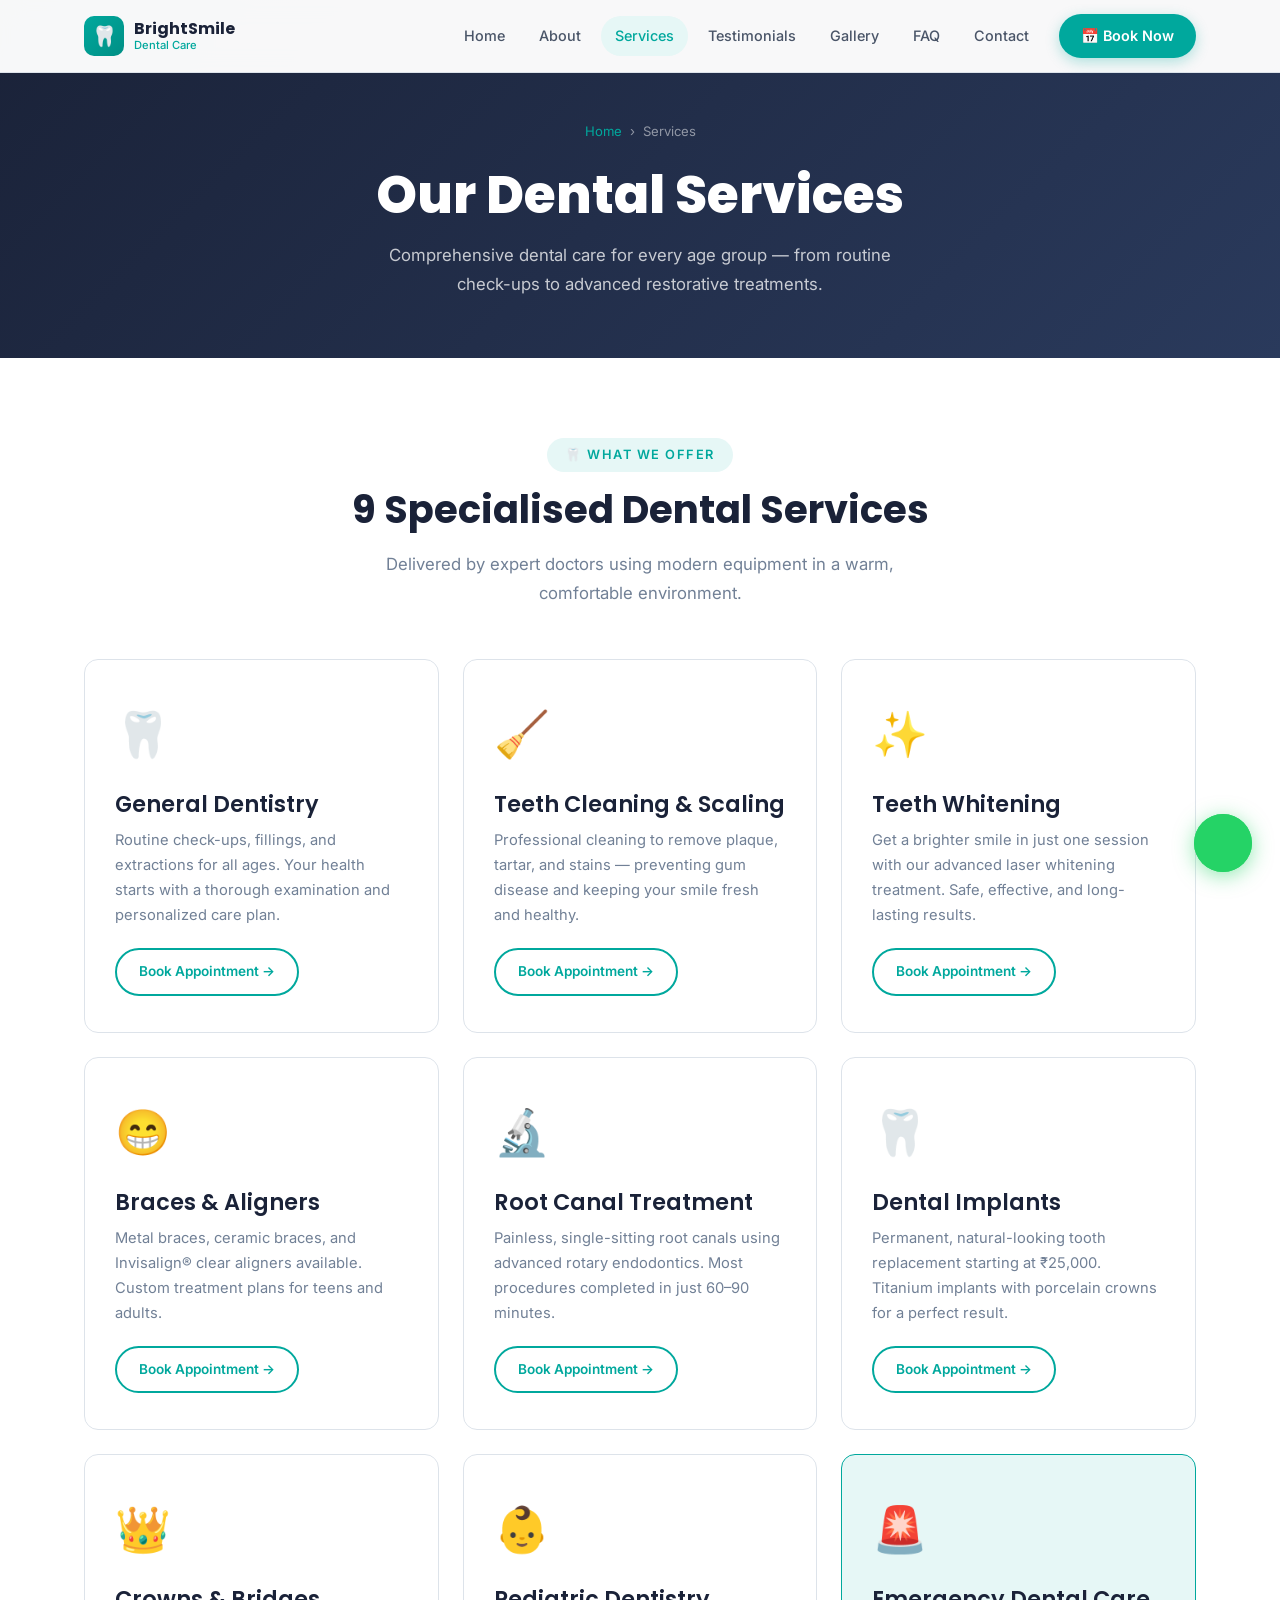
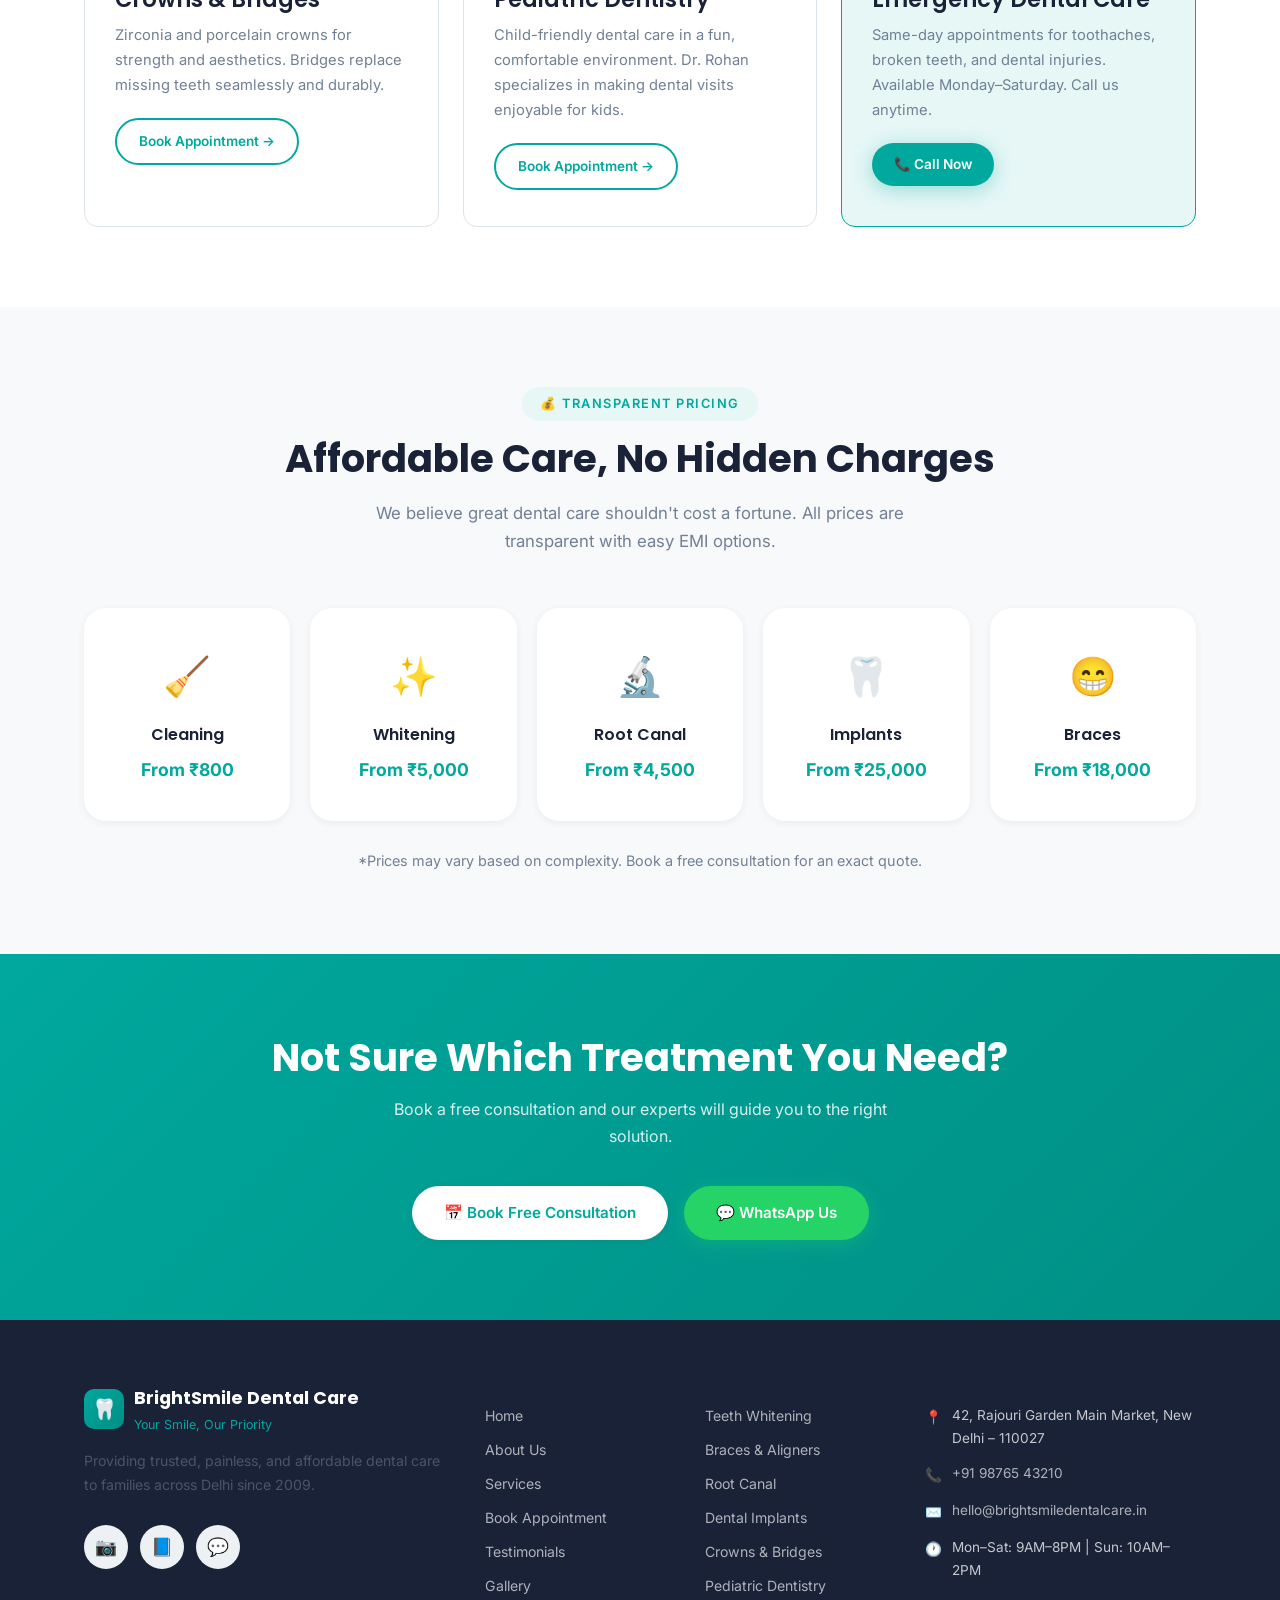
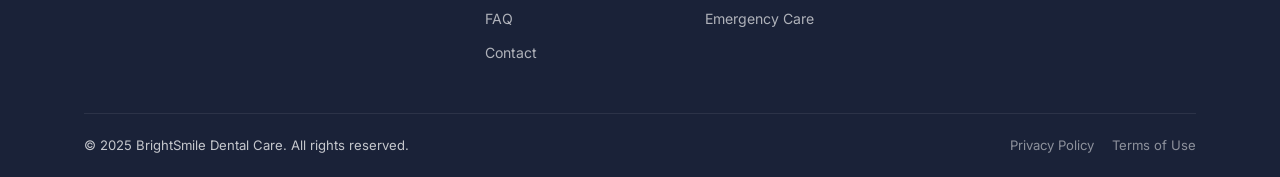
<file: services.html>
<!DOCTYPE html>
<html lang="en">

<head>
    <meta charset="UTF-8" />
    <meta name="viewport" content="width=device-width, initial-scale=1.0" />
    <title>Dental Services | BrightSmile Dental Care, New Delhi</title>
    <meta name="description"
        content="Explore all dental services at BrightSmile — teeth whitening, braces, root canals, implants, crowns, pediatric dentistry & emergency care. Affordable prices in Delhi." />
    <link rel="stylesheet" href="css/style.css" />
    <link rel="preconnect" href="https://fonts.googleapis.com" />
    <link rel="preconnect" href="https://fonts.gstatic.com" crossorigin />
</head>

<body>

    <header class="header" id="header">
        <div class="container">
            <div class="header-inner">
                <a href="index.html" class="logo">
                    <div class="logo-icon">🦷</div>
                    <div class="logo-text"><span class="name">BrightSmile</span><span class="tagline">Dental Care</span>
                    </div>
                </a>
                <nav class="nav" id="mainNav">
                    <a href="index.html" class="nav-link">Home</a>
                    <a href="about.html" class="nav-link">About</a>
                    <a href="services.html" class="nav-link">Services</a>
                    <a href="testimonials.html" class="nav-link">Testimonials</a>
                    <a href="gallery.html" class="nav-link">Gallery</a>
                    <a href="faq.html" class="nav-link">FAQ</a>
                    <a href="contact.html" class="nav-link">Contact</a>
                    <a href="appointment.html" class="nav-cta">📅 Book Now</a>
                </nav>
                <button class="menu-toggle" id="menuToggle"><span></span><span></span><span></span></button>
            </div>
        </div>
    </header>

    <div class="page-hero">
        <div class="container">
            <div class="breadcrumb"><a href="index.html">Home</a><span>›</span><span>Services</span></div>
            <h1>Our Dental Services</h1>
            <p>Comprehensive dental care for every age group — from routine check-ups to advanced restorative
                treatments.</p>
        </div>
    </div>

    <section class="section">
        <div class="container">
            <div class="text-center" style="margin-bottom:52px;">
                <span class="section-label">🦷 What We Offer</span>
                <h2 class="section-title">9 Specialised Dental Services</h2>
                <p class="section-subtitle">Delivered by expert doctors using modern equipment in a warm, comfortable
                    environment.</p>
            </div>
            <div class="services-full-grid">
                <div class="service-full-card animate-in">
                    <span class="service-full-icon">🦷</span>
                    <h3>General Dentistry</h3>
                    <p>Routine check-ups, fillings, and extractions for all ages. Your health starts with a thorough
                        examination and personalized care plan.</p>
                    <a href="appointment.html" class="btn btn-outline"
                        style="margin-top:20px;padding:10px 22px;font-size:.85rem;">Book Appointment →</a>
                </div>
                <div class="service-full-card animate-in">
                    <span class="service-full-icon">🧹</span>
                    <h3>Teeth Cleaning &amp; Scaling</h3>
                    <p>Professional cleaning to remove plaque, tartar, and stains — preventing gum disease and keeping
                        your smile fresh and healthy.</p>
                    <a href="appointment.html" class="btn btn-outline"
                        style="margin-top:20px;padding:10px 22px;font-size:.85rem;">Book Appointment →</a>
                </div>
                <div class="service-full-card animate-in">
                    <span class="service-full-icon">✨</span>
                    <h3>Teeth Whitening</h3>
                    <p>Get a brighter smile in just one session with our advanced laser whitening treatment. Safe,
                        effective, and long-lasting results.</p>
                    <a href="appointment.html" class="btn btn-outline"
                        style="margin-top:20px;padding:10px 22px;font-size:.85rem;">Book Appointment →</a>
                </div>
                <div class="service-full-card animate-in">
                    <span class="service-full-icon">😁</span>
                    <h3>Braces &amp; Aligners</h3>
                    <p>Metal braces, ceramic braces, and Invisalign® clear aligners available. Custom treatment plans
                        for teens and adults.</p>
                    <a href="appointment.html" class="btn btn-outline"
                        style="margin-top:20px;padding:10px 22px;font-size:.85rem;">Book Appointment →</a>
                </div>
                <div class="service-full-card animate-in">
                    <span class="service-full-icon">🔬</span>
                    <h3>Root Canal Treatment</h3>
                    <p>Painless, single-sitting root canals using advanced rotary endodontics. Most procedures completed
                        in just 60–90 minutes.</p>
                    <a href="appointment.html" class="btn btn-outline"
                        style="margin-top:20px;padding:10px 22px;font-size:.85rem;">Book Appointment →</a>
                </div>
                <div class="service-full-card animate-in">
                    <span class="service-full-icon">🦷</span>
                    <h3>Dental Implants</h3>
                    <p>Permanent, natural-looking tooth replacement starting at ₹25,000. Titanium implants with
                        porcelain crowns for a perfect result.</p>
                    <a href="appointment.html" class="btn btn-outline"
                        style="margin-top:20px;padding:10px 22px;font-size:.85rem;">Book Appointment →</a>
                </div>
                <div class="service-full-card animate-in">
                    <span class="service-full-icon">👑</span>
                    <h3>Crowns &amp; Bridges</h3>
                    <p>Zirconia and porcelain crowns for strength and aesthetics. Bridges replace missing teeth
                        seamlessly and durably.</p>
                    <a href="appointment.html" class="btn btn-outline"
                        style="margin-top:20px;padding:10px 22px;font-size:.85rem;">Book Appointment →</a>
                </div>
                <div class="service-full-card animate-in">
                    <span class="service-full-icon">👶</span>
                    <h3>Pediatric Dentistry</h3>
                    <p>Child-friendly dental care in a fun, comfortable environment. Dr. Rohan specializes in making
                        dental visits enjoyable for kids.</p>
                    <a href="appointment.html" class="btn btn-outline"
                        style="margin-top:20px;padding:10px 22px;font-size:.85rem;">Book Appointment →</a>
                </div>
                <div class="service-full-card animate-in"
                    style="border-color:var(--teal);background:var(--teal-light);">
                    <span class="service-full-icon">🚨</span>
                    <h3>Emergency Dental Care</h3>
                    <p>Same-day appointments for toothaches, broken teeth, and dental injuries. Available
                        Monday–Saturday. Call us anytime.</p>
                    <a href="tel:+919876543210" class="btn btn-primary"
                        style="margin-top:20px;padding:10px 22px;font-size:.85rem;">📞 Call Now</a>
                </div>
            </div>
        </div>
    </section>

    <!-- Pricing Callout -->
    <section class="section section-alt">
        <div class="container text-center">
            <span class="section-label">💰 Transparent Pricing</span>
            <h2 class="section-title">Affordable Care, No Hidden Charges</h2>
            <p class="section-subtitle">We believe great dental care shouldn't cost a fortune. All prices are
                transparent with easy EMI options.</p>
            <div
                style="display:grid;grid-template-columns:repeat(auto-fit,minmax(180px,1fr));gap:20px;margin-top:20px;">
                <div class="why-card animate-in"><span class="why-icon">🧹</span>
                    <h3>Cleaning</h3>
                    <p style="color:var(--teal);font-weight:700;font-size:1.1rem;">From ₹800</p>
                </div>
                <div class="why-card animate-in"><span class="why-icon">✨</span>
                    <h3>Whitening</h3>
                    <p style="color:var(--teal);font-weight:700;font-size:1.1rem;">From ₹5,000</p>
                </div>
                <div class="why-card animate-in"><span class="why-icon">🔬</span>
                    <h3>Root Canal</h3>
                    <p style="color:var(--teal);font-weight:700;font-size:1.1rem;">From ₹4,500</p>
                </div>
                <div class="why-card animate-in"><span class="why-icon">🦷</span>
                    <h3>Implants</h3>
                    <p style="color:var(--teal);font-weight:700;font-size:1.1rem;">From ₹25,000</p>
                </div>
                <div class="why-card animate-in"><span class="why-icon">😁</span>
                    <h3>Braces</h3>
                    <p style="color:var(--teal);font-weight:700;font-size:1.1rem;">From ₹18,000</p>
                </div>
            </div>
            <p style="margin-top:28px;color:var(--text-muted);font-size:.9rem;">*Prices may vary based on complexity.
                Book a free consultation for an exact quote.</p>
        </div>
    </section>

    <section class="cta-section">
        <div class="container">
            <h2>Not Sure Which Treatment You Need?</h2>
            <p>Book a free consultation and our experts will guide you to the right solution.</p>
            <div class="cta-btns">
                <a href="appointment.html" class="btn btn-white">📅 Book Free Consultation</a>
                <a href="https://wa.me/919876543210" target="_blank" class="btn btn-whatsapp">💬 WhatsApp Us</a>
            </div>
        </div>
    </section>

    <footer class="footer">
        <div class="container">
            <div class="footer-grid">
                <div>
                    <div class="footer-logo">
                        <div style="display:flex;align-items:center;gap:10px;margin-bottom:14px;">
                            <div class="logo-icon">🦷</div>
                            <div>
                                <div class="name">BrightSmile Dental Care</div>
                                <div class="tagline">Your Smile, Our Priority</div>
                            </div>
                        </div>
                    </div>
                    <p class="footer-desc">Providing trusted, painless, and affordable dental care to families across
                        Delhi since 2009.</p>
                    <div class="social-links"><a href="https://instagram.com/brightsmiledelhi" target="_blank"
                            class="social-link instagram">📷</a><a
                            href="https://facebook.com/BrightSmileDentalCareDelhi" target="_blank"
                            class="social-link facebook">📘</a><a href="https://wa.me/919876543210" target="_blank"
                            class="social-link">💬</a></div>
                </div>
                <div>
                    <h4>Quick Links</h4>
                    <div class="footer-links"><a href="index.html">Home</a><a href="about.html">About Us</a><a
                            href="services.html">Services</a><a href="appointment.html">Book Appointment</a><a
                            href="testimonials.html">Testimonials</a><a href="gallery.html">Gallery</a><a
                            href="faq.html">FAQ</a><a href="contact.html">Contact</a></div>
                </div>
                <div>
                    <h4>Services</h4>
                    <div class="footer-links"><a href="services.html">Teeth Whitening</a><a href="services.html">Braces
                            &amp; Aligners</a><a href="services.html">Root Canal</a><a href="services.html">Dental
                            Implants</a><a href="services.html">Crowns &amp; Bridges</a><a
                            href="services.html">Pediatric Dentistry</a><a href="services.html">Emergency Care</a></div>
                </div>
                <div>
                    <h4>Contact Us</h4>
                    <div class="footer-contact-item"><span class="fci">📍</span><span>42, Rajouri Garden Main Market,
                            New Delhi – 110027</span></div>
                    <div class="footer-contact-item"><span class="fci">📞</span><a href="tel:+919876543210"
                            style="color:rgba(255,255,255,0.65);">+91 98765 43210</a></div>
                    <div class="footer-contact-item"><span class="fci">✉️</span><a
                            href="mailto:hello@brightsmiledentalcare.in"
                            style="color:rgba(255,255,255,0.65);">hello@brightsmiledentalcare.in</a></div>
                    <div class="footer-contact-item"><span class="fci">🕐</span><span>Mon–Sat: 9AM–8PM | Sun:
                            10AM–2PM</span></div>
                </div>
            </div>
            <div class="footer-bottom"><span>© 2025 BrightSmile Dental Care. All rights reserved.</span>
                <div class="footer-bottom-links"><a href="#">Privacy Policy</a><a href="#">Terms of Use</a></div>
            </div>
        </div>
    </footer>

    <a href="https://wa.me/919876543210?text=Hi%2C%20I%20would%20like%20to%20book%20an%20appointment." target="_blank"
        class="whatsapp-float" title="Chat on WhatsApp">
        <div class="whatsapp-pulse"></div>
        <svg viewBox="0 0 24 24">
            <path
                d="M17.472 14.382c-.297-.149-1.758-.867-2.03-.967-.273-.099-.471-.148-.67.15-.197.297-.767.966-.94 1.164-.173.199-.347.223-.644.075-.297-.15-1.255-.463-2.39-1.475-.883-.788-1.48-1.761-1.653-2.059-.173-.297-.018-.458.13-.606.134-.133.298-.347.446-.52.149-.174.198-.298.298-.497.099-.198.05-.371-.025-.52-.075-.149-.669-1.612-.916-2.207-.242-.579-.487-.5-.669-.51-.173-.008-.371-.01-.57-.01-.198 0-.52.074-.792.372-.272.297-1.04 1.016-1.04 2.479 0 1.462 1.065 2.875 1.213 3.074.149.198 2.096 3.2 5.077 4.487.709.306 1.262.489 1.694.625.712.227 1.36.195 1.871.118.571-.085 1.758-.719 2.006-1.413.248-.694.248-1.289.173-1.413-.074-.124-.272-.198-.57-.347z" />
            <path
                d="M12 0C5.373 0 0 5.373 0 12c0 2.125.558 4.122 1.532 5.854L0 24l6.335-1.508A11.946 11.946 0 0012 24c6.627 0 12-5.373 12-12S18.627 0 12 0zm0 22c-1.891 0-3.67-.5-5.21-1.378l-.374-.222-3.76.895.943-3.663-.244-.385A9.938 9.938 0 012 12C2 6.477 6.477 2 12 2s10 4.477 10 10-4.477 10-10 10z" />
        </svg>
    </a>
    <button class="back-to-top" id="backToTop">↑</button>
    <script src="js/main.js"></script>
</body>

</html>
</file>
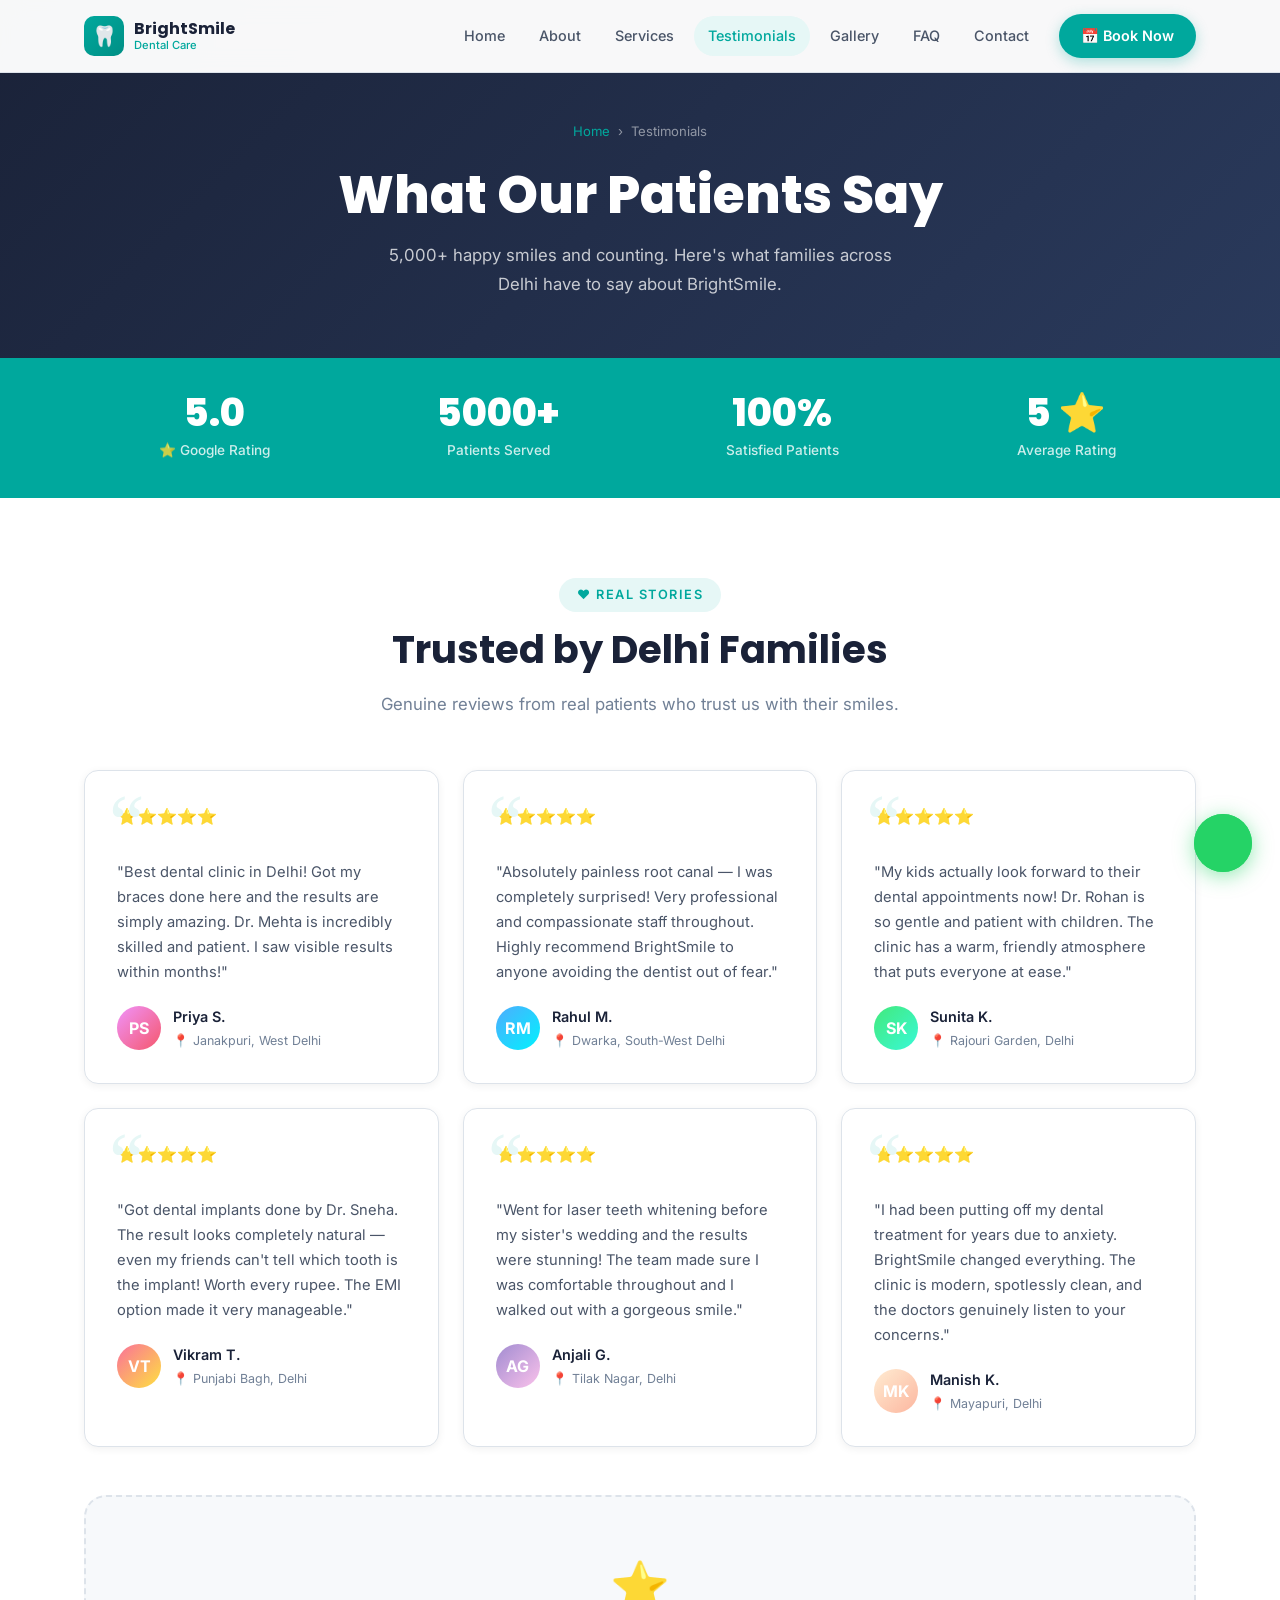
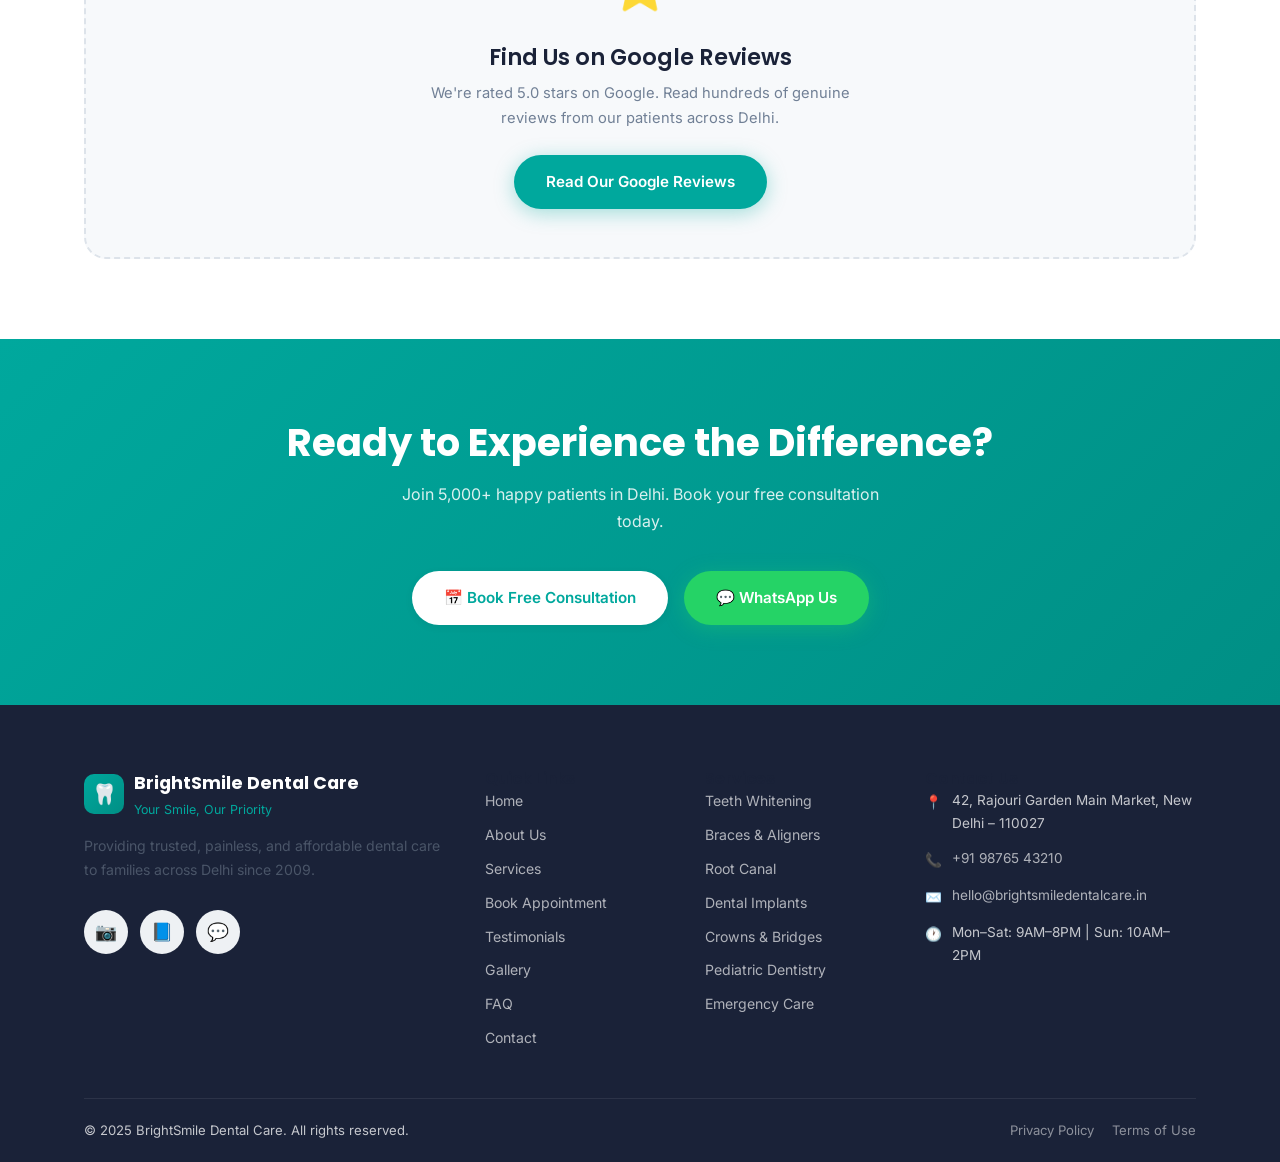
<file: testimonials.html>
<!DOCTYPE html>
<html lang="en">

<head>
    <meta charset="UTF-8" />
    <meta name="viewport" content="width=device-width, initial-scale=1.0" />
    <title>Patient Testimonials | BrightSmile Dental Care, New Delhi</title>
    <meta name="description"
        content="Read real patient reviews for BrightSmile Dental Care. 5-star ratings from families across Delhi — painless, affordable, professional dental care." />
    <link rel="stylesheet" href="css/style.css" />
    <link rel="preconnect" href="https://fonts.googleapis.com" />
    <link rel="preconnect" href="https://fonts.gstatic.com" crossorigin />
</head>

<body>

    <header class="header" id="header">
        <div class="container">
            <div class="header-inner">
                <a href="index.html" class="logo">
                    <div class="logo-icon">🦷</div>
                    <div class="logo-text"><span class="name">BrightSmile</span><span class="tagline">Dental Care</span>
                    </div>
                </a>
                <nav class="nav" id="mainNav">
                    <a href="index.html" class="nav-link">Home</a>
                    <a href="about.html" class="nav-link">About</a>
                    <a href="services.html" class="nav-link">Services</a>
                    <a href="testimonials.html" class="nav-link">Testimonials</a>
                    <a href="gallery.html" class="nav-link">Gallery</a>
                    <a href="faq.html" class="nav-link">FAQ</a>
                    <a href="contact.html" class="nav-link">Contact</a>
                    <a href="appointment.html" class="nav-cta">📅 Book Now</a>
                </nav>
                <button class="menu-toggle" id="menuToggle"><span></span><span></span><span></span></button>
            </div>
        </div>
    </header>

    <div class="page-hero">
        <div class="container">
            <div class="breadcrumb"><a href="index.html">Home</a><span>›</span><span>Testimonials</span></div>
            <h1>What Our Patients Say</h1>
            <p>5,000+ happy smiles and counting. Here's what families across Delhi have to say about BrightSmile.</p>
        </div>
    </div>

    <!-- Overall Rating Banner -->
    <section class="stats-band" style="padding:36px 0;">
        <div class="container">
            <div class="stats-band-grid">
                <div class="stat-item">
                    <div class="stat-num">5.0</div>
                    <div class="stat-lbl">⭐ Google Rating</div>
                </div>
                <div class="stat-item">
                    <div class="stat-num" data-target="5000" data-suffix="+">0+</div>
                    <div class="stat-lbl">Patients Served</div>
                </div>
                <div class="stat-item">
                    <div class="stat-num">100%</div>
                    <div class="stat-lbl">Satisfied Patients</div>
                </div>
                <div class="stat-item">
                    <div class="stat-num">5 ⭐</div>
                    <div class="stat-lbl">Average Rating</div>
                </div>
            </div>
        </div>
    </section>

    <section class="section">
        <div class="container">
            <div class="text-center" style="margin-bottom:52px;">
                <span class="section-label">❤️ Real Stories</span>
                <h2 class="section-title">Trusted by Delhi Families</h2>
                <p class="section-subtitle">Genuine reviews from real patients who trust us with their smiles.</p>
            </div>
            <div class="testimonials-grid">

                <div class="testimonial-card animate-in">
                    <div class="stars">⭐⭐⭐⭐⭐</div>
                    <p class="testimonial-text">"Best dental clinic in Delhi! Got my braces done here and the results
                        are simply amazing. Dr. Mehta is incredibly skilled and patient. I saw visible results within
                        months!"</p>
                    <div class="testimonial-author">
                        <div class="author-avatar" style="background:linear-gradient(135deg,#f093fb,#f5576c);">PS</div>
                        <div>
                            <div class="author-name">Priya S.</div>
                            <div class="author-loc">📍 Janakpuri, West Delhi</div>
                        </div>
                    </div>
                </div>

                <div class="testimonial-card animate-in">
                    <div class="stars">⭐⭐⭐⭐⭐</div>
                    <p class="testimonial-text">"Absolutely painless root canal — I was completely surprised! Very
                        professional and compassionate staff throughout. Highly recommend BrightSmile to anyone avoiding
                        the dentist out of fear."</p>
                    <div class="testimonial-author">
                        <div class="author-avatar" style="background:linear-gradient(135deg,#4facfe,#00f2fe);">RM</div>
                        <div>
                            <div class="author-name">Rahul M.</div>
                            <div class="author-loc">📍 Dwarka, South-West Delhi</div>
                        </div>
                    </div>
                </div>

                <div class="testimonial-card animate-in">
                    <div class="stars">⭐⭐⭐⭐⭐</div>
                    <p class="testimonial-text">"My kids actually look forward to their dental appointments now! Dr.
                        Rohan is so gentle and patient with children. The clinic has a warm, friendly atmosphere that
                        puts everyone at ease."</p>
                    <div class="testimonial-author">
                        <div class="author-avatar" style="background:linear-gradient(135deg,#43e97b,#38f9d7);">SK</div>
                        <div>
                            <div class="author-name">Sunita K.</div>
                            <div class="author-loc">📍 Rajouri Garden, Delhi</div>
                        </div>
                    </div>
                </div>

                <div class="testimonial-card animate-in">
                    <div class="stars">⭐⭐⭐⭐⭐</div>
                    <p class="testimonial-text">"Got dental implants done by Dr. Sneha. The result looks completely
                        natural — even my friends can't tell which tooth is the implant! Worth every rupee. The EMI
                        option made it very manageable."</p>
                    <div class="testimonial-author">
                        <div class="author-avatar" style="background:linear-gradient(135deg,#fa709a,#fee140);">VT</div>
                        <div>
                            <div class="author-name">Vikram T.</div>
                            <div class="author-loc">📍 Punjabi Bagh, Delhi</div>
                        </div>
                    </div>
                </div>

                <div class="testimonial-card animate-in">
                    <div class="stars">⭐⭐⭐⭐⭐</div>
                    <p class="testimonial-text">"Went for laser teeth whitening before my sister's wedding and the
                        results were stunning! The team made sure I was comfortable throughout and I walked out with a
                        gorgeous smile."</p>
                    <div class="testimonial-author">
                        <div class="author-avatar" style="background:linear-gradient(135deg,#a18cd1,#fbc2eb);">AG</div>
                        <div>
                            <div class="author-name">Anjali G.</div>
                            <div class="author-loc">📍 Tilak Nagar, Delhi</div>
                        </div>
                    </div>
                </div>

                <div class="testimonial-card animate-in">
                    <div class="stars">⭐⭐⭐⭐⭐</div>
                    <p class="testimonial-text">"I had been putting off my dental treatment for years due to anxiety.
                        BrightSmile changed everything. The clinic is modern, spotlessly clean, and the doctors
                        genuinely listen to your concerns."</p>
                    <div class="testimonial-author">
                        <div class="author-avatar" style="background:linear-gradient(135deg,#ffecd2,#fcb69f);">MK</div>
                        <div>
                            <div class="author-name">Manish K.</div>
                            <div class="author-loc">📍 Mayapuri, Delhi</div>
                        </div>
                    </div>
                </div>

            </div>

            <!-- Google Reviews Placeholder -->
            <div class="google-reviews-placeholder animate-in">
                <div class="g-icon">⭐</div>
                <h3>Find Us on Google Reviews</h3>
                <p>We're rated 5.0 stars on Google. Read hundreds of genuine reviews from our patients across Delhi.</p>
                <a href="https://maps.google.com/?q=BrightSmile+Dental+Care+Rajouri+Garden" target="_blank"
                    class="btn btn-primary">Read Our Google Reviews</a>
            </div>
        </div>
    </section>

    <section class="cta-section">
        <div class="container">
            <h2>Ready to Experience the Difference?</h2>
            <p>Join 5,000+ happy patients in Delhi. Book your free consultation today.</p>
            <div class="cta-btns">
                <a href="appointment.html" class="btn btn-white">📅 Book Free Consultation</a>
                <a href="https://wa.me/919876543210" target="_blank" class="btn btn-whatsapp">💬 WhatsApp Us</a>
            </div>
        </div>
    </section>

    <footer class="footer">
        <div class="container">
            <div class="footer-grid">
                <div>
                    <div class="footer-logo">
                        <div style="display:flex;align-items:center;gap:10px;margin-bottom:14px;">
                            <div class="logo-icon">🦷</div>
                            <div>
                                <div class="name">BrightSmile Dental Care</div>
                                <div class="tagline">Your Smile, Our Priority</div>
                            </div>
                        </div>
                    </div>
                    <p class="footer-desc">Providing trusted, painless, and affordable dental care to families across
                        Delhi since 2009.</p>
                    <div class="social-links"><a href="https://instagram.com/brightsmiledelhi" target="_blank"
                            class="social-link instagram">📷</a><a
                            href="https://facebook.com/BrightSmileDentalCareDelhi" target="_blank"
                            class="social-link facebook">📘</a><a href="https://wa.me/919876543210" target="_blank"
                            class="social-link">💬</a></div>
                </div>
                <div>
                    <h4>Quick Links</h4>
                    <div class="footer-links"><a href="index.html">Home</a><a href="about.html">About Us</a><a
                            href="services.html">Services</a><a href="appointment.html">Book Appointment</a><a
                            href="testimonials.html">Testimonials</a><a href="gallery.html">Gallery</a><a
                            href="faq.html">FAQ</a><a href="contact.html">Contact</a></div>
                </div>
                <div>
                    <h4>Services</h4>
                    <div class="footer-links"><a href="services.html">Teeth Whitening</a><a href="services.html">Braces
                            &amp; Aligners</a><a href="services.html">Root Canal</a><a href="services.html">Dental
                            Implants</a><a href="services.html">Crowns &amp; Bridges</a><a
                            href="services.html">Pediatric Dentistry</a><a href="services.html">Emergency Care</a></div>
                </div>
                <div>
                    <h4>Contact Us</h4>
                    <div class="footer-contact-item"><span class="fci">📍</span><span>42, Rajouri Garden Main Market,
                            New Delhi – 110027</span></div>
                    <div class="footer-contact-item"><span class="fci">📞</span><a href="tel:+919876543210"
                            style="color:rgba(255,255,255,0.65);">+91 98765 43210</a></div>
                    <div class="footer-contact-item"><span class="fci">✉️</span><a
                            href="mailto:hello@brightsmiledentalcare.in"
                            style="color:rgba(255,255,255,0.65);">hello@brightsmiledentalcare.in</a></div>
                    <div class="footer-contact-item"><span class="fci">🕐</span><span>Mon–Sat: 9AM–8PM | Sun:
                            10AM–2PM</span></div>
                </div>
            </div>
            <div class="footer-bottom"><span>© 2025 BrightSmile Dental Care. All rights reserved.</span>
                <div class="footer-bottom-links"><a href="#">Privacy Policy</a><a href="#">Terms of Use</a></div>
            </div>
        </div>
    </footer>

    <a href="https://wa.me/919876543210?text=Hi%2C%20I%20would%20like%20to%20book%20an%20appointment." target="_blank"
        class="whatsapp-float" title="Chat on WhatsApp">
        <div class="whatsapp-pulse"></div>
        <svg viewBox="0 0 24 24">
            <path
                d="M17.472 14.382c-.297-.149-1.758-.867-2.03-.967-.273-.099-.471-.148-.67.15-.197.297-.767.966-.94 1.164-.173.199-.347.223-.644.075-.297-.15-1.255-.463-2.39-1.475-.883-.788-1.48-1.761-1.653-2.059-.173-.297-.018-.458.13-.606.134-.133.298-.347.446-.52.149-.174.198-.298.298-.497.099-.198.05-.371-.025-.52-.075-.149-.669-1.612-.916-2.207-.242-.579-.487-.5-.669-.51-.173-.008-.371-.01-.57-.01-.198 0-.52.074-.792.372-.272.297-1.04 1.016-1.04 2.479 0 1.462 1.065 2.875 1.213 3.074.149.198 2.096 3.2 5.077 4.487.709.306 1.262.489 1.694.625.712.227 1.36.195 1.871.118.571-.085 1.758-.719 2.006-1.413.248-.694.248-1.289.173-1.413-.074-.124-.272-.198-.57-.347z" />
            <path
                d="M12 0C5.373 0 0 5.373 0 12c0 2.125.558 4.122 1.532 5.854L0 24l6.335-1.508A11.946 11.946 0 0012 24c6.627 0 12-5.373 12-12S18.627 0 12 0zm0 22c-1.891 0-3.67-.5-5.21-1.378l-.374-.222-3.76.895.943-3.663-.244-.385A9.938 9.938 0 012 12C2 6.477 6.477 2 12 2s10 4.477 10 10-4.477 10-10 10z" />
        </svg>
    </a>
    <button class="back-to-top" id="backToTop">↑</button>
    <script src="js/main.js"></script>
</body>

</html>
</file>
<file: css/style.css>
/* ===================================================
   BrightSmile Dental Care — Global Stylesheet
   =================================================== */

/* Google Fonts */
@import url('https://fonts.googleapis.com/css2?family=Poppins:wght@300;400;500;600;700;800&family=Inter:wght@300;400;500;600&display=swap');

/* ===== CSS Variables ===== */
:root {
  --teal: #00A89D;
  --teal-dark: #008F85;
  --teal-light: #E6F7F6;
  --teal-mid: #B3E8E5;
  --white: #FFFFFF;
  --grey-light: #F7F9FB;
  --grey-mid: #EEF1F4;
  --grey-border: #DDE3EA;
  --text-dark: #1A2238;
  --text-body: #4A5568;
  --text-muted: #718096;
  --gold: #F6C343;
  --shadow-sm: 0 2px 8px rgba(0,0,0,0.06);
  --shadow-md: 0 4px 24px rgba(0,168,157,0.12);
  --shadow-lg: 0 8px 40px rgba(0,0,0,0.10);
  --radius-sm: 8px;
  --radius-md: 14px;
  --radius-lg: 22px;
  --radius-full: 9999px;
  --transition: 0.3s cubic-bezier(0.4, 0, 0.2, 1);
  --font-heading: 'Poppins', sans-serif;
  --font-body: 'Inter', sans-serif;
}

/* ===== Reset & Base ===== */
*, *::before, *::after { box-sizing: border-box; margin: 0; padding: 0; }
html { scroll-behavior: smooth; font-size: 16px; }
body {
  font-family: var(--font-body);
  color: var(--text-body);
  background: var(--white);
  line-height: 1.7;
  -webkit-font-smoothing: antialiased;
}
img { max-width: 100%; height: auto; display: block; }
a { text-decoration: none; color: inherit; }
ul { list-style: none; }
button { border: none; cursor: pointer; font-family: var(--font-body); }
input, select, textarea { font-family: var(--font-body); }

/* ===== Typography ===== */
h1, h2, h3, h4, h5 { font-family: var(--font-heading); color: var(--text-dark); line-height: 1.25; }
h1 { font-size: clamp(2rem, 5vw, 3.25rem); font-weight: 800; }
h2 { font-size: clamp(1.6rem, 3.5vw, 2.4rem); font-weight: 700; }
h3 { font-size: clamp(1.1rem, 2vw, 1.4rem); font-weight: 600; }
h4 { font-size: 1rem; font-weight: 600; }
p { color: var(--text-body); }

/* ===== Utility Classes ===== */
.container { max-width: 1160px; margin: 0 auto; padding: 0 24px; }
.section { padding: 80px 0; }
.section-alt { background: var(--grey-light); }
.section-teal { background: var(--teal-light); }
.text-center { text-align: center; }
.text-teal { color: var(--teal); }

.section-label {
  display: inline-block;
  font-size: 0.8rem;
  font-weight: 600;
  letter-spacing: 1.5px;
  text-transform: uppercase;
  color: var(--teal);
  background: var(--teal-light);
  border-radius: var(--radius-full);
  padding: 6px 18px;
  margin-bottom: 14px;
}

.section-title {
  font-family: var(--font-heading);
  color: var(--text-dark);
  margin-bottom: 16px;
}

.section-subtitle {
  color: var(--text-muted);
  font-size: 1.05rem;
  max-width: 580px;
  margin: 0 auto 52px;
}

/* ===== Buttons ===== */
.btn {
  display: inline-flex;
  align-items: center;
  gap: 8px;
  padding: 14px 32px;
  border-radius: var(--radius-full);
  font-weight: 600;
  font-size: 0.95rem;
  transition: all var(--transition);
  cursor: pointer;
}

.btn-primary {
  background: var(--teal);
  color: var(--white);
  box-shadow: 0 4px 20px rgba(0,168,157,0.35);
}
.btn-primary:hover {
  background: var(--teal-dark);
  transform: translateY(-2px);
  box-shadow: 0 8px 30px rgba(0,168,157,0.45);
}

.btn-outline {
  background: transparent;
  color: var(--teal);
  border: 2px solid var(--teal);
}
.btn-outline:hover {
  background: var(--teal);
  color: var(--white);
  transform: translateY(-2px);
}

.btn-white {
  background: var(--white);
  color: var(--teal);
  box-shadow: var(--shadow-sm);
}
.btn-white:hover {
  background: var(--teal-light);
  transform: translateY(-2px);
}

.btn-whatsapp {
  background: #25D366;
  color: var(--white);
  box-shadow: 0 4px 20px rgba(37,211,102,0.35);
}
.btn-whatsapp:hover {
  background: #1ebe57;
  transform: translateY(-2px);
  box-shadow: 0 8px 30px rgba(37,211,102,0.45);
}

/* ===== HEADER ===== */
.header {
  position: fixed;
  top: 0;
  left: 0;
  right: 0;
  z-index: 1000;
  background: rgba(255,255,255,0.97);
  backdrop-filter: blur(12px);
  border-bottom: 1px solid var(--grey-border);
  transition: box-shadow 0.3s;
}
.header.scrolled { box-shadow: var(--shadow-md); }

.header-inner {
  display: flex;
  align-items: center;
  justify-content: space-between;
  height: 72px;
}

.logo {
  display: flex;
  align-items: center;
  gap: 10px;
}
.logo-icon {
  width: 40px;
  height: 40px;
  background: linear-gradient(135deg, var(--teal), var(--teal-dark));
  border-radius: 10px;
  display: grid;
  place-items: center;
  color: white;
  font-size: 20px;
  flex-shrink: 0;
}
.logo-text { display: flex; flex-direction: column; line-height: 1.15; }
.logo-text .name {
  font-family: var(--font-heading);
  font-weight: 700;
  font-size: 1rem;
  color: var(--text-dark);
}
.logo-text .tagline {
  font-size: 0.7rem;
  color: var(--teal);
  font-weight: 500;
}

.nav { display: flex; align-items: center; gap: 6px; }
.nav-link {
  padding: 8px 14px;
  border-radius: var(--radius-full);
  font-size: 0.9rem;
  font-weight: 500;
  color: var(--text-body);
  transition: all var(--transition);
}
.nav-link:hover, .nav-link.active {
  color: var(--teal);
  background: var(--teal-light);
}

.nav-cta {
  background: var(--teal);
  color: white;
  padding: 10px 22px;
  border-radius: var(--radius-full);
  font-size: 0.9rem;
  font-weight: 600;
  transition: all var(--transition);
  margin-left: 10px;
  box-shadow: 0 4px 14px rgba(0,168,157,0.3);
}
.nav-cta:hover {
  background: var(--teal-dark);
  transform: translateY(-1px);
  box-shadow: 0 6px 20px rgba(0,168,157,0.4);
}

/* Mobile Menu Toggle */
.menu-toggle {
  display: none;
  flex-direction: column;
  gap: 5px;
  background: none;
  padding: 8px;
  border-radius: 8px;
  cursor: pointer;
}
.menu-toggle span {
  display: block;
  width: 24px;
  height: 2.5px;
  background: var(--text-dark);
  border-radius: 2px;
  transition: all var(--transition);
}

/* ===== HERO ===== */
.hero {
  min-height: 100vh;
  position: relative;
  display: flex;
  align-items: center;
  overflow: hidden;
  padding-top: 72px;
}
.hero-bg {
  position: absolute;
  inset: 0;
  background-image: url('../assets/images/hero.png');
  background-size: cover;
  background-position: center;
  z-index: 0;
}
.hero-overlay {
  position: absolute;
  inset: 0;
  background: linear-gradient(105deg, rgba(26,34,56,0.88) 0%, rgba(0,168,157,0.55) 100%);
  z-index: 1;
}
.hero-content {
  position: relative;
  z-index: 2;
  max-width: 680px;
  color: white;
  padding: 60px 0;
}
.hero-badge {
  display: inline-flex;
  align-items: center;
  gap: 8px;
  background: rgba(255,255,255,0.12);
  border: 1px solid rgba(255,255,255,0.25);
  backdrop-filter: blur(6px);
  color: white;
  padding: 8px 18px;
  border-radius: var(--radius-full);
  font-size: 0.82rem;
  font-weight: 500;
  margin-bottom: 28px;
}
.hero h1 { color: white; margin-bottom: 20px; }
.hero p {
  color: rgba(255,255,255,0.88);
  font-size: 1.1rem;
  margin-bottom: 36px;
  max-width: 520px;
}
.hero-btns { display: flex; gap: 16px; flex-wrap: wrap; }

.hero-stats {
  display: flex;
  gap: 36px;
  margin-top: 52px;
  flex-wrap: wrap;
}
.hero-stat { text-align: center; }
.hero-stat .num {
  font-family: var(--font-heading);
  font-size: 2rem;
  font-weight: 800;
  color: white;
  line-height: 1;
}
.hero-stat .lbl {
  font-size: 0.8rem;
  color: rgba(255,255,255,0.7);
  margin-top: 4px;
}
.hero-stat-divider {
  width: 1px;
  background: rgba(255,255,255,0.2);
  align-self: stretch;
}

/* ===== SERVICES CARDS ===== */
.services-grid {
  display: grid;
  grid-template-columns: repeat(auto-fit, minmax(240px, 1fr));
  gap: 24px;
}

.service-card {
  background: var(--white);
  border: 1px solid var(--grey-border);
  border-radius: var(--radius-md);
  padding: 32px 28px;
  transition: all var(--transition);
  position: relative;
  overflow: hidden;
}
.service-card::before {
  content: '';
  position: absolute;
  bottom: 0;
  left: 0;
  right: 0;
  height: 3px;
  background: linear-gradient(90deg, var(--teal), var(--teal-dark));
  transform: scaleX(0);
  transition: transform var(--transition);
}
.service-card:hover { transform: translateY(-6px); box-shadow: var(--shadow-lg); border-color: var(--teal-mid); }
.service-card:hover::before { transform: scaleX(1); }

.service-icon {
  width: 56px;
  height: 56px;
  background: var(--teal-light);
  border-radius: var(--radius-sm);
  display: grid;
  place-items: center;
  font-size: 26px;
  margin-bottom: 18px;
  transition: all var(--transition);
}
.service-card:hover .service-icon { background: var(--teal); }

.service-card h3 { margin-bottom: 10px; font-size: 1.05rem; }
.service-card p { font-size: 0.9rem; color: var(--text-muted); }

/* ===== WHY CHOOSE US ===== */
.why-grid {
  display: grid;
  grid-template-columns: repeat(auto-fit, minmax(220px, 1fr));
  gap: 28px;
}
.why-card {
  text-align: center;
  padding: 36px 24px;
  border-radius: var(--radius-lg);
  background: var(--white);
  box-shadow: var(--shadow-sm);
  transition: all var(--transition);
}
.why-card:hover { transform: translateY(-4px); box-shadow: var(--shadow-md); }
.why-icon {
  font-size: 2.4rem;
  margin-bottom: 16px;
  display: block;
}
.why-card h3 { color: var(--text-dark); margin-bottom: 10px; font-size: 1rem; }
.why-card p { font-size: 0.875rem; color: var(--text-muted); }

/* ===== TESTIMONIALS ===== */
.testimonials-grid {
  display: grid;
  grid-template-columns: repeat(auto-fit, minmax(280px, 1fr));
  gap: 24px;
}
.testimonial-card {
  background: var(--white);
  border-radius: var(--radius-md);
  padding: 32px;
  box-shadow: var(--shadow-sm);
  border: 1px solid var(--grey-border);
  transition: all var(--transition);
  position: relative;
}
.testimonial-card::before {
  content: '\201C';
  font-size: 5rem;
  color: var(--teal-light);
  font-family: Georgia, serif;
  position: absolute;
  top: 12px;
  left: 24px;
  line-height: 1;
}
.testimonial-card:hover { transform: translateY(-4px); box-shadow: var(--shadow-md); }
.stars { color: var(--gold); font-size: 1rem; margin-bottom: 14px; }
.testimonial-text { color: var(--text-body); font-size: 0.92rem; margin-bottom: 20px; line-height: 1.7; padding-top: 16px; }
.testimonial-author { display: flex; align-items: center; gap: 12px; }
.author-avatar {
  width: 44px;
  height: 44px;
  border-radius: 50%;
  background: linear-gradient(135deg, var(--teal), var(--teal-dark));
  display: grid;
  place-items: center;
  color: white;
  font-weight: 700;
  font-size: 1rem;
  flex-shrink: 0;
}
.author-name { font-weight: 600; color: var(--text-dark); font-size: 0.9rem; }
.author-loc { font-size: 0.78rem; color: var(--text-muted); }

/* ===== DOCTOR CARDS ===== */
.doctors-grid {
  display: grid;
  grid-template-columns: repeat(auto-fit, minmax(300px, 1fr));
  gap: 28px;
}
.doctor-card {
  background: var(--white);
  border-radius: var(--radius-lg);
  overflow: hidden;
  box-shadow: var(--shadow-sm);
  border: 1px solid var(--grey-border);
  transition: all var(--transition);
}
.doctor-card:hover { transform: translateY(-6px); box-shadow: var(--shadow-lg); }
.doctor-img {
  width: 100%;
  height: 300px;
  object-fit: cover;
  object-position: top;
}
.doctor-info { padding: 24px; }
.doctor-info h3 { margin-bottom: 6px; }
.doctor-spec {
  display: inline-block;
  font-size: 0.78rem;
  font-weight: 600;
  color: var(--teal);
  background: var(--teal-light);
  padding: 4px 14px;
  border-radius: var(--radius-full);
  margin-bottom: 10px;
}
.doctor-meta { font-size: 0.85rem; color: var(--text-muted); margin-top: 4px; }
.doctor-quals { font-size: 0.82rem; color: var(--text-body); margin-top: 8px; font-weight: 500; }

/* ===== CTA SECTION ===== */
.cta-section {
  background: linear-gradient(135deg, var(--teal) 0%, var(--teal-dark) 100%);
  color: white;
  padding: 80px 0;
  text-align: center;
}
.cta-section h2 { color: white; margin-bottom: 14px; }
.cta-section p { color: rgba(255,255,255,0.85); max-width: 500px; margin: 0 auto 36px; }
.cta-btns { display: flex; gap: 16px; justify-content: center; flex-wrap: wrap; }

/* ===== FORM ===== */
.form-group { margin-bottom: 22px; }
.form-label { display: block; font-weight: 500; font-size: 0.88rem; color: var(--text-dark); margin-bottom: 7px; }
.form-input, .form-select, .form-textarea {
  width: 100%;
  padding: 13px 18px;
  border: 1.5px solid var(--grey-border);
  border-radius: var(--radius-sm);
  font-size: 0.95rem;
  color: var(--text-dark);
  background: var(--white);
  transition: border-color var(--transition), box-shadow var(--transition);
  outline: none;
}
.form-input:focus, .form-select:focus, .form-textarea:focus {
  border-color: var(--teal);
  box-shadow: 0 0 0 3px rgba(0,168,157,0.12);
}
.form-textarea { resize: vertical; min-height: 130px; }
.form-row { display: grid; grid-template-columns: 1fr 1fr; gap: 18px; }

/* ===== FAQ ACCORDION ===== */
.faq-list { max-width: 780px; margin: 0 auto; }
.faq-item {
  border: 1px solid var(--grey-border);
  border-radius: var(--radius-md);
  margin-bottom: 14px;
  overflow: hidden;
  transition: box-shadow var(--transition);
}
.faq-item.open { box-shadow: var(--shadow-md); }
.faq-question {
  width: 100%;
  display: flex;
  align-items: center;
  justify-content: space-between;
  padding: 22px 26px;
  background: var(--white);
  cursor: pointer;
  font-family: var(--font-heading);
  font-weight: 600;
  font-size: 0.97rem;
  color: var(--text-dark);
  text-align: left;
  border: none;
  transition: background var(--transition);
}
.faq-question:hover { background: var(--teal-light); }
.faq-item.open .faq-question { background: var(--teal-light); color: var(--teal); }
.faq-chevron { font-size: 1.2rem; transition: transform var(--transition); flex-shrink: 0; }
.faq-item.open .faq-chevron { transform: rotate(180deg); }
.faq-answer {
  max-height: 0;
  overflow: hidden;
  transition: max-height 0.4s ease, padding 0.3s ease;
  background: var(--white);
}
.faq-answer-inner { padding: 0 26px 22px; color: var(--text-body); font-size: 0.93rem; line-height: 1.75; }
.faq-item.open .faq-answer { max-height: 300px; }

/* ===== GALLERY ===== */
.gallery-tabs { display: flex; gap: 10px; justify-content: center; margin-bottom: 36px; flex-wrap: wrap; }
.gallery-tab {
  padding: 10px 26px;
  border-radius: var(--radius-full);
  font-weight: 600;
  font-size: 0.9rem;
  background: var(--grey-mid);
  color: var(--text-body);
  border: none;
  cursor: pointer;
  transition: all var(--transition);
}
.gallery-tab.active, .gallery-tab:hover { background: var(--teal); color: white; }

.gallery-grid {
  display: grid;
  grid-template-columns: repeat(auto-fill, minmax(280px, 1fr));
  gap: 20px;
}
.gallery-item {
  border-radius: var(--radius-md);
  overflow: hidden;
  box-shadow: var(--shadow-sm);
  position: relative;
  cursor: pointer;
  aspect-ratio: 4/3;
  background: var(--grey-mid);
}
.gallery-item img { width: 100%; height: 100%; object-fit: cover; transition: transform 0.4s ease; }
.gallery-item:hover img { transform: scale(1.06); }
.gallery-overlay {
  position: absolute;
  inset: 0;
  background: linear-gradient(to top, rgba(0,168,157,0.8) 0%, transparent 60%);
  opacity: 0;
  transition: opacity var(--transition);
  display: grid;
  place-items: end;
  padding: 20px;
}
.gallery-item:hover .gallery-overlay { opacity: 1; }
.gallery-label { color: white; font-weight: 600; font-size: 0.9rem; }

/* Gallery placeholder card */
.gallery-placeholder {
  width: 100%;
  height: 100%;
  display: flex;
  flex-direction: column;
  align-items: center;
  justify-content: center;
  gap: 10px;
  background: linear-gradient(135deg, var(--teal-light), var(--teal-mid));
  font-size: 2.8rem;
}
.gallery-placeholder p { font-size: 0.85rem; color: var(--teal-dark); font-weight: 500; }

/* ===== CONTACT INFO ===== */
.contact-grid { display: grid; grid-template-columns: 1fr 1fr; gap: 48px; }
.contact-info-list { margin-top: 28px; display: flex; flex-direction: column; gap: 20px; }
.contact-info-item { display: flex; align-items: flex-start; gap: 16px; }
.contact-info-icon {
  width: 46px;
  height: 46px;
  border-radius: var(--radius-sm);
  background: var(--teal-light);
  display: grid;
  place-items: center;
  font-size: 1.2rem;
  flex-shrink: 0;
}
.contact-info-text .label { font-weight: 600; font-size: 0.88rem; color: var(--text-dark); margin-bottom: 2px; }
.contact-info-text .value { font-size: 0.92rem; color: var(--text-muted); }
.contact-info-text a { color: var(--teal); }
.contact-info-text a:hover { text-decoration: underline; }

.map-container { border-radius: var(--radius-md); overflow: hidden; box-shadow: var(--shadow-sm); margin-top: 20px; }
.map-container iframe { display: block; width: 100%; height: 300px; border: 0; }

/* Social Links */
.social-links { display: flex; gap: 12px; margin-top: 28px; }
.social-link {
  width: 44px;
  height: 44px;
  border-radius: 50%;
  background: var(--grey-mid);
  display: grid;
  place-items: center;
  font-size: 1.1rem;
  transition: all var(--transition);
  color: var(--text-muted);
}
.social-link:hover { background: var(--teal); color: white; transform: translateY(-3px); }
.social-link.instagram:hover { background: linear-gradient(45deg, #f09433, #e6683c, #dc2743, #cc2366, #bc1888); }
.social-link.facebook:hover { background: #1877f2; }

/* ===== CERTIFICATION BADGES ===== */
.cert-badges { display: flex; gap: 20px; flex-wrap: wrap; margin-top: 36px; }
.cert-badge {
  display: flex;
  align-items: center;
  gap: 10px;
  background: var(--white);
  border: 1.5px solid var(--teal-mid);
  border-radius: var(--radius-md);
  padding: 14px 22px;
  font-weight: 600;
  font-size: 0.88rem;
  color: var(--text-dark);
  box-shadow: var(--shadow-sm);
}
.cert-badge .cert-icon { font-size: 1.4rem; }

/* ===== PAGE HERO (inner pages) ===== */
.page-hero {
  background: linear-gradient(135deg, var(--text-dark) 0%, #2a3a5c 100%);
  color: white;
  padding: 120px 0 60px;
  text-align: center;
}
.page-hero h1 { color: white; margin-bottom: 14px; }
.page-hero p { color: rgba(255,255,255,0.75); font-size: 1.05rem; max-width: 540px; margin: 0 auto; }
.breadcrumb {
  display: flex;
  gap: 8px;
  align-items: center;
  justify-content: center;
  margin-bottom: 20px;
  font-size: 0.82rem;
}
.breadcrumb a { color: var(--teal); }
.breadcrumb span { color: rgba(255,255,255,0.5); }

/* ===== SERVICES PAGE FULL GRID ===== */
.services-full-grid {
  display: grid;
  grid-template-columns: repeat(auto-fill, minmax(300px, 1fr));
  gap: 24px;
}
.service-full-card {
  background: var(--white);
  border: 1px solid var(--grey-border);
  border-radius: var(--radius-md);
  padding: 36px 30px;
  transition: all var(--transition);
}
.service-full-card:hover { transform: translateY(-6px); box-shadow: var(--shadow-lg); border-color: var(--teal-mid); }
.service-full-icon {
  font-size: 2.8rem;
  margin-bottom: 18px;
  display: block;
}
.service-full-card h3 { color: var(--text-dark); margin-bottom: 10px; }
.service-full-card p { color: var(--text-muted); font-size: 0.92rem; }

/* ===== ABOUT STORY ===== */
.about-story-grid { display: grid; grid-template-columns: 1fr 1fr; gap: 60px; align-items: center; }
.about-img-wrap { border-radius: var(--radius-lg); overflow: hidden; box-shadow: var(--shadow-lg); }
.about-img-wrap img { width: 100%; height: 420px; object-fit: cover; }
.about-lead { font-size: 1.1rem; color: var(--text-body); margin-bottom: 20px; line-height: 1.85; }

/* ===== FLOATING WHATSAPP ===== */
.whatsapp-float {
  position: fixed;
  bottom: 28px;
  right: 28px;
  z-index: 2000;
  width: 58px;
  height: 58px;
  background: #25D366;
  border-radius: 50%;
  display: grid;
  place-items: center;
  box-shadow: 0 4px 20px rgba(37,211,102,0.5);
  cursor: pointer;
  transition: all var(--transition);
  text-decoration: none;
}
.whatsapp-float svg { width: 28px; height: 28px; fill: white; }
.whatsapp-float:hover {
  transform: scale(1.1) translateY(-3px);
  box-shadow: 0 8px 30px rgba(37,211,102,0.6);
}
.whatsapp-pulse {
  position: absolute;
  width: 100%;
  height: 100%;
  border-radius: 50%;
  background: #25D366;
  animation: pulse-ring 2s ease-out infinite;
}
@keyframes pulse-ring {
  0% { transform: scale(1); opacity: 0.7; }
  100% { transform: scale(1.7); opacity: 0; }
}

/* ===== FOOTER ===== */
.footer {
  background: var(--text-dark);
  color: rgba(255,255,255,0.75);
  padding: 64px 0 0;
}
.footer-grid {
  display: grid;
  grid-template-columns: 2fr 1fr 1fr 1.5fr;
  gap: 40px;
  padding-bottom: 48px;
}
.footer-logo .name { color: white; font-size: 1.1rem; font-weight: 700; font-family: var(--font-heading); }
.footer-logo .tagline { color: var(--teal); font-size: 0.78rem; }
.footer-desc { font-size: 0.88rem; margin-top: 14px; margin-bottom: 22px; line-height: 1.7; }
.footer-col h4 { color: white; font-family: var(--font-heading); font-size: 0.95rem; margin-bottom: 18px; }
.footer-links { display: flex; flex-direction: column; gap: 10px; }
.footer-links a { font-size: 0.88rem; color: rgba(255,255,255,0.65); transition: color var(--transition); }
.footer-links a:hover { color: var(--teal); }
.footer-contact-item { display: flex; align-items: flex-start; gap: 10px; font-size: 0.85rem; margin-bottom: 12px; }
.footer-contact-item .fci { color: var(--teal); flex-shrink: 0; margin-top: 2px; }
.footer-bottom {
  border-top: 1px solid rgba(255,255,255,0.08);
  padding: 20px 0;
  display: flex;
  justify-content: space-between;
  align-items: center;
  flex-wrap: wrap;
  gap: 12px;
  font-size: 0.82rem;
}
.footer-bottom-links { display: flex; gap: 18px; }
.footer-bottom-links a { color: rgba(255,255,255,0.5); }
.footer-bottom-links a:hover { color: var(--teal); }

/* ===== STATS BAND ===== */
.stats-band { background: var(--teal); padding: 48px 0; }
.stats-band-grid { display: grid; grid-template-columns: repeat(4, 1fr); gap: 24px; }
.stat-item { text-align: center; }
.stat-num {
  font-family: var(--font-heading);
  font-size: 2.4rem;
  font-weight: 800;
  color: white;
  line-height: 1;
}
.stat-lbl { font-size: 0.85rem; color: rgba(255,255,255,0.8); margin-top: 6px; font-weight: 500; }

/* ===== BACK TO TOP ===== */
.back-to-top {
  position: fixed;
  bottom: 98px;
  right: 28px;
  z-index: 1500;
  width: 44px;
  height: 44px;
  background: var(--teal);
  border-radius: 50%;
  display: grid;
  place-items: center;
  color: white;
  box-shadow: var(--shadow-md);
  cursor: pointer;
  opacity: 0;
  transform: translateY(20px);
  transition: all var(--transition);
  border: none;
}
.back-to-top.visible { opacity: 1; transform: translateY(0); }
.back-to-top:hover { background: var(--teal-dark); transform: translateY(-3px); }

/* ===== PAGE TRANSITIONS ===== */
@keyframes fadeInUp {
  from { opacity: 0; transform: translateY(30px); }
  to { opacity: 1; transform: translateY(0); }
}
.animate-in { opacity: 0; transform: translateY(30px); }
.animate-in.visible { animation: fadeInUp 0.6s ease forwards; }

/* ===== APPOINTMENT PAGE ===== */
.appt-grid { display: grid; grid-template-columns: 1.2fr 1fr; gap: 48px; align-items: start; }
.appt-sidebar { position: sticky; top: 100px; }
.appt-info-card {
  background: linear-gradient(135deg, var(--teal) 0%, var(--teal-dark) 100%);
  color: white;
  border-radius: var(--radius-lg);
  padding: 36px;
  margin-bottom: 20px;
}
.appt-info-card h3 { color: white; margin-bottom: 6px; }
.appt-info-card p { color: rgba(255,255,255,0.85); font-size: 0.9rem; margin-bottom: 24px; }
.appt-info-list { display: flex; flex-direction: column; gap: 16px; }
.appt-info-list-item { display: flex; gap: 12px; align-items: flex-start; }
.appt-info-list-item .icon { font-size: 1.1rem; flex-shrink: 0; margin-top: 1px; }
.appt-info-list-item .txt { font-size: 0.88rem; color: rgba(255,255,255,0.85); }
.appt-info-list-item .lbl { font-weight: 600; color: white; margin-bottom: 2px; font-size: 0.85rem; }
.form-card {
  background: var(--white);
  border-radius: var(--radius-lg);
  padding: 40px;
  box-shadow: var(--shadow-md);
  border: 1px solid var(--grey-border);
}

/* ===== GOOGLE REVIEWS PLACEHOLDER ===== */
.google-reviews-placeholder {
  background: var(--grey-light);
  border-radius: var(--radius-lg);
  padding: 48px;
  text-align: center;
  border: 2px dashed var(--grey-border);
  margin-top: 48px;
}
.google-reviews-placeholder .g-icon { font-size: 3rem; margin-bottom: 16px; }
.google-reviews-placeholder h3 { margin-bottom: 10px; }
.google-reviews-placeholder p { color: var(--text-muted); font-size: 0.92rem; max-width: 420px; margin: 0 auto 24px; }

/* ===== RESPONSIVE ===== */
@media (max-width: 1024px) {
  .footer-grid { grid-template-columns: 1fr 1fr; }
  .about-story-grid { grid-template-columns: 1fr; }
  .about-img-wrap img { height: 300px; }
  .appt-grid { grid-template-columns: 1fr; }
  .appt-sidebar { position: static; }
}

@media (max-width: 768px) {
  .section { padding: 60px 0; }
  .nav { display: none; flex-direction: column; position: fixed; top: 72px; left: 0; right: 0; background: white; padding: 24px; border-bottom: 1px solid var(--grey-border); box-shadow: var(--shadow-lg); gap: 4px; }
  .nav.open { display: flex; }
  .nav-link { padding: 12px 18px; }
  .nav-cta { margin-left: 0; text-align: center; }
  .menu-toggle { display: flex; }
  .hero-stats { gap: 20px; }
  .hero-stat-divider { display: none; }
  .contact-grid { grid-template-columns: 1fr; }
  .form-row { grid-template-columns: 1fr; }
  .stats-band-grid { grid-template-columns: repeat(2, 1fr); }
  .footer-grid { grid-template-columns: 1fr; }
  .footer-bottom { flex-direction: column; text-align: center; }
}

@media (max-width: 480px) {
  h1 { font-size: 1.8rem; }
  h2 { font-size: 1.5rem; }
  .hero-btns { flex-direction: column; }
  .hero-btns .btn { width: 100%; justify-content: center; }
  .btn { padding: 13px 24px; }
}
</file>
